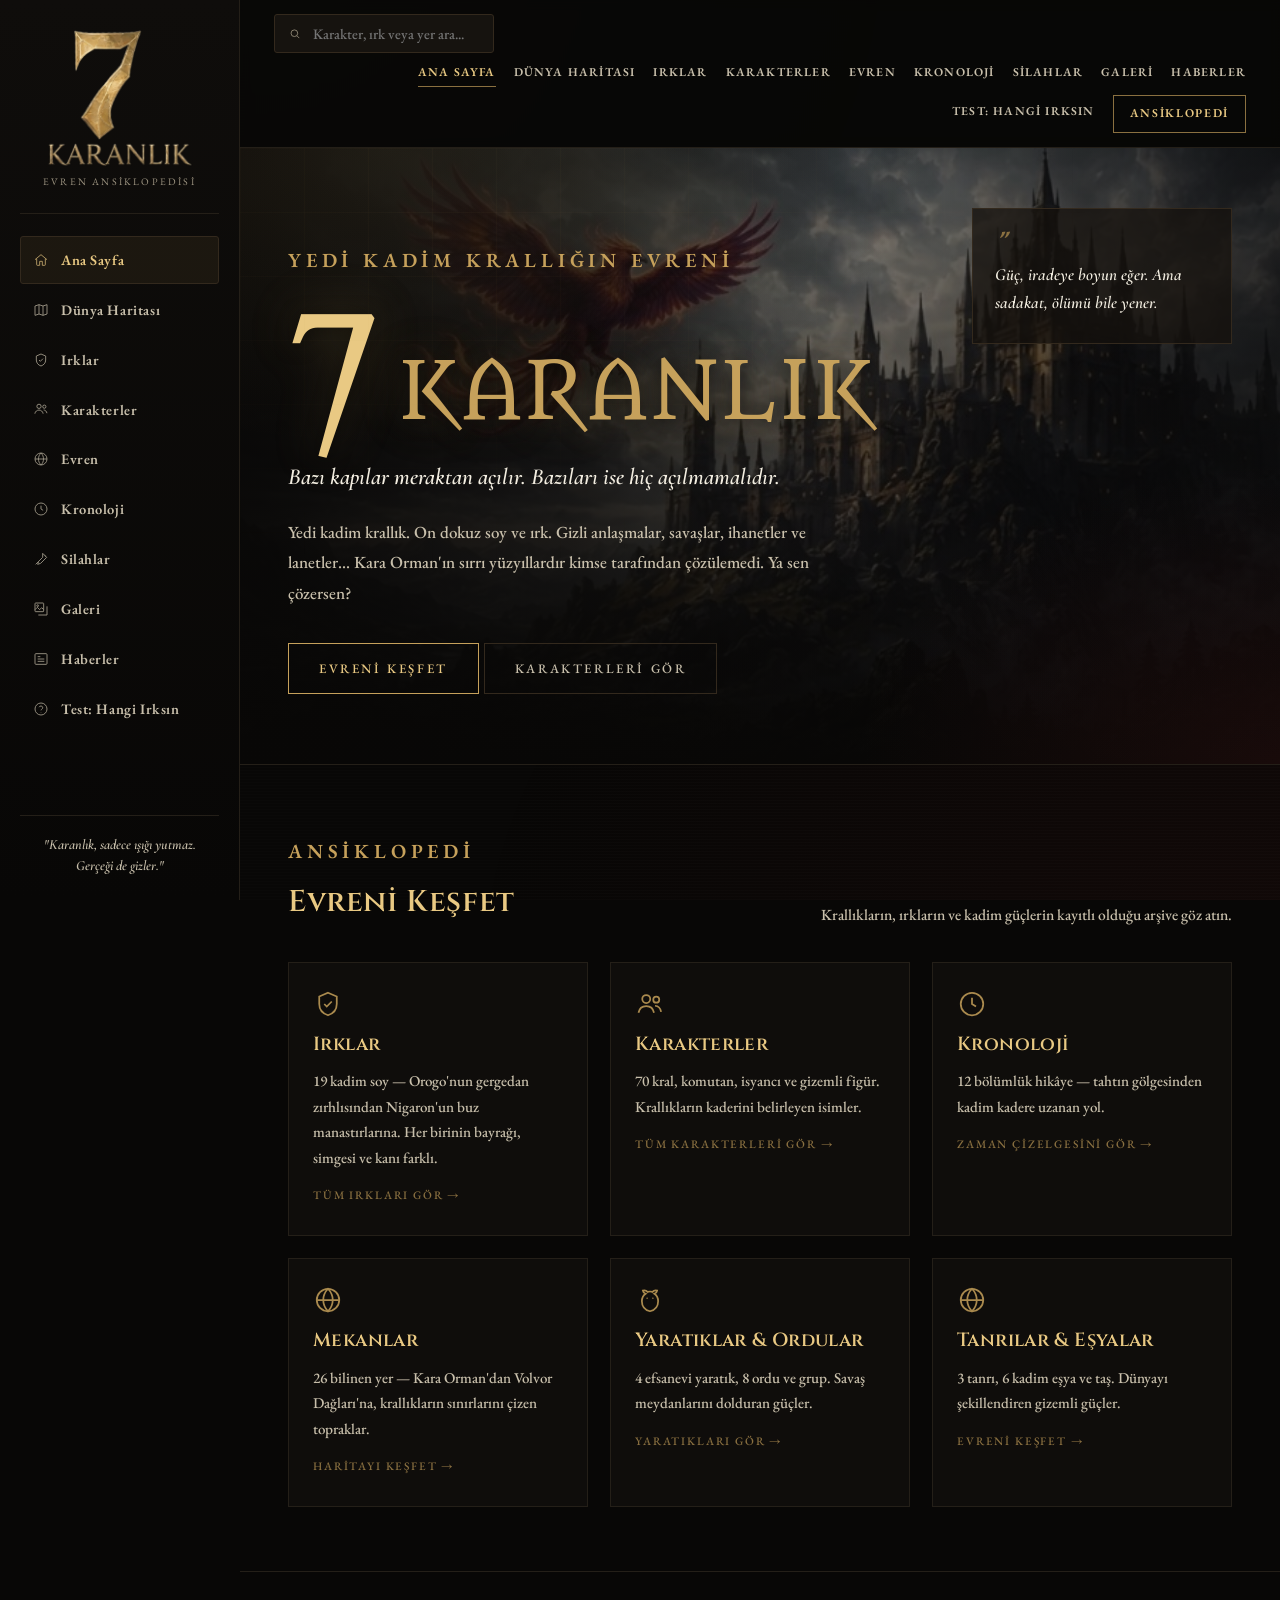
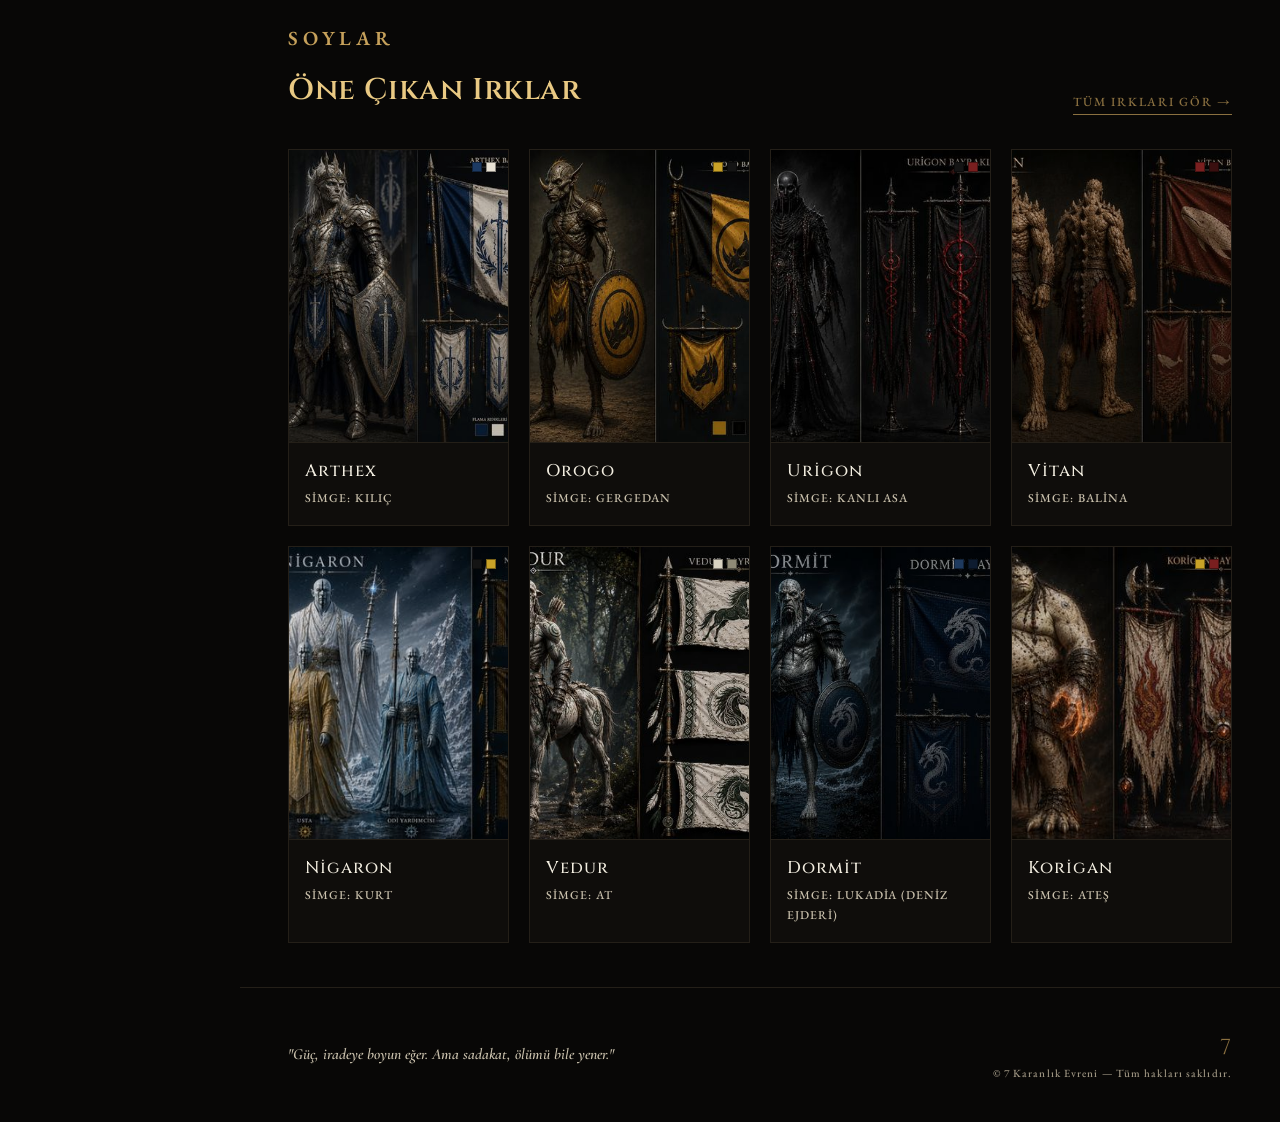
<file: index.html>
<!DOCTYPE html>
<html lang="tr">
<head>
<meta charset="UTF-8">
<meta name="viewport" content="width=device-width, initial-scale=1.0">
<title>Ana Sayfa · 7 Karanlık Evren Ansiklopedisi</title>
<meta name="description" content="7 Karanlık evreninin resmi ansiklopedisi: ırklar, karakterler, krallıklar ve kadim kronoloji.">
<link rel="preconnect" href="https://fonts.googleapis.com">
<link rel="preconnect" href="https://fonts.gstatic.com" crossorigin>
<link href="https://fonts.googleapis.com/css2?family=Metamorphous&display=swap" rel="stylesheet">
<link rel="stylesheet" href="assets/style.css">
<script src="data/data.js"></script>
<script src="assets/common.js"></script>

</head>
<body>
<div class="scrim"></div>
<div class="app">
  <aside class="sidebar">
    <div class="brand">
      <a href="index.html">
        <img src="assets/img/logo.png" alt="7 Karanlık Logosu">
        <span class="tagline">Evren Ansiklopedisi</span>
      </a>
    </div>
    <nav class="nav-main">
<a href="index.html" class="active"><svg viewBox="0 0 24 24" fill="none" stroke="currentColor" stroke-width="1.4"><path d="M3 11.5 12 4l9 7.5"/><path d="M5.5 10v9a1 1 0 0 0 1 1H10v-6h4v6h3.5a1 1 0 0 0 1-1v-9"/></svg><span>Ana Sayfa</span></a>
<a href="harita.html"><svg viewBox="0 0 24 24" fill="none" stroke="currentColor" stroke-width="1.4"><path d="M9 4 3 6v14l6-2 6 2 6-2V4l-6 2-6-2z"/><path d="M9 4v14M15 6v14"/></svg><span>Dünya Haritası</span></a>
<a href="irklar.html"><svg viewBox="0 0 24 24" fill="none" stroke="currentColor" stroke-width="1.4"><path d="M12 3l7 3v6c0 4.5-3 7.7-7 9-4-1.3-7-4.5-7-9V6l7-3z"/><path d="M9 12l2 2 4-4"/></svg><span>Irklar</span></a>
<a href="karakterler.html"><svg viewBox="0 0 24 24" fill="none" stroke="currentColor" stroke-width="1.4"><circle cx="9" cy="8" r="3.2"/><path d="M2.8 19c.6-3.4 3.2-5.4 6.2-5.4s5.6 2 6.2 5.4"/><circle cx="17" cy="8.5" r="2.4"/><path d="M16 13.4c2.4.2 4.4 2 4.9 4.9"/></svg><span>Karakterler</span></a>
<a href="evren.html"><svg viewBox="0 0 24 24" fill="none" stroke="currentColor" stroke-width="1.4"><circle cx="12" cy="12" r="9"/><path d="M3 12h18M12 3c2.5 2.6 3.8 5.7 3.8 9s-1.3 6.4-3.8 9c-2.5-2.6-3.8-5.7-3.8-9S9.5 5.6 12 3z"/></svg><span>Evren</span></a>
<a href="kronoloji.html"><svg viewBox="0 0 24 24" fill="none" stroke="currentColor" stroke-width="1.4"><circle cx="12" cy="12" r="9"/><path d="M12 7v5l3.2 2"/></svg><span>Kronoloji</span></a>
<a href="silahlar.html"><svg viewBox="0 0 24 24" fill="none" stroke="currentColor" stroke-width="1.4"><path d="M14.5 3.5 20.5 9.5 11.5 18.5 7 20l1.5-4.5 6-6z"/><path d="M17.5 6.5l2 2"/><path d="M4 20l4.5-4.5"/></svg><span>Silahlar</span></a>
<a href="galeri.html"><svg viewBox="0 0 24 24" fill="none" stroke="currentColor" stroke-width="1.4"><rect x="3" y="3" width="13" height="13" rx="1"/><circle cx="7" cy="7" r="1.3"/><path d="M3 13l3.5-3.5L10 13l3-3 3 3"/><path d="M8 21h13V8"/></svg><span>Galeri</span></a>
<a href="haberler.html"><svg viewBox="0 0 24 24" fill="none" stroke="currentColor" stroke-width="1.4"><rect x="3" y="4" width="18" height="16" rx="1.4"/><path d="M7 8.5h4M7 12h10M7 15.5h10"/></svg><span>Haberler</span></a>
<a href="test-irk.html"><svg viewBox="0 0 24 24" fill="none" stroke="currentColor" stroke-width="1.4"><circle cx="12" cy="12" r="9"/><path d="M9.2 9.3a2.8 2.8 0 0 1 5.4.9c0 1.9-2.6 2.1-2.6 3.8"/><circle cx="12" cy="17" r=".6" fill="currentColor" stroke="none"/></svg><span>Test: Hangi Irksın</span></a>
    </nav>
    <div class="sidebar-foot">
      "Karanlık, sadece ışığı yutmaz.<br>Gerçeği de gizler."
    </div>
  </aside>
  <div class="content">
    <header class="topbar">
      <button class="menu-toggle" aria-label="Menü"><svg viewBox="0 0 24 24" fill="none" stroke="currentColor" stroke-width="1.6"><path d="M4 7h16M4 12h16M4 17h16"/></svg></button>
      <div class="search-box">
        <svg viewBox="0 0 24 24" fill="none" stroke="currentColor" stroke-width="1.6"><circle cx="10.5" cy="10.5" r="6.5"/><path d="M20 20l-4.6-4.6"/></svg>
        <input type="text" placeholder="Karakter, ırk veya yer ara..." data-global-search>
      </div>
      <nav class="topnav">
<a href="index.html" class="active">Ana Sayfa</a>
<a href="harita.html">Dünya Haritası</a>
<a href="irklar.html">Irklar</a>
<a href="karakterler.html">Karakterler</a>
<a href="evren.html">Evren</a>
<a href="kronoloji.html">Kronoloji</a>
<a href="silahlar.html">Silahlar</a>
<a href="galeri.html">Galeri</a>
<a href="haberler.html">Haberler</a>
<a href="test-irk.html">Test: Hangi Irksın</a>
        <a href="irklar.html" class="cta">Ansiklopedi</a>
      </nav>
    </header>
    
    <section class="hero">
      <div class="quote-card"><span class="mark">"</span>Güç, iradeye boyun eğer. Ama sadakat, ölümü bile yener.</div>
      <div class="hero-inner">
        <span class="eyebrow">Yedi Kadim Krallığın Evreni</span>
        <h1><span class="num">7</span> <em>KARANLIK</em></h1>
        <p class="hero-sub">Bazı kapılar meraktan açılır. Bazıları ise hiç açılmamalıdır.</p>
        <p class="hero-lore">Yedi kadim krallık. On dokuz soy ve ırk. Gizli anlaşmalar, savaşlar, ihanetler ve lanetler... Kara Orman'ın sırrı yüzyıllardır kimse tarafından çözülemedi. Ya sen çözersen?</p>
        <a class="btn" href="irklar.html">Evreni Keşfet</a>
        <a class="btn ghost" href="karakterler.html">Karakterleri Gör</a>
      </div>
    </section>

    <section class="section">
      <div class="section-head">
        <div><span class="eyebrow">Ansiklopedi</span><h2>Evreni Keşfet</h2></div>
        <div class="desc">Krallıkların, ırkların ve kadim güçlerin kayıtlı olduğu arşive göz atın.</div>
      </div>
      <div class="card-grid">
    <a class="feature-card" href="irklar.html" style="display:block;">
      <div class="feature-icon"><svg viewBox="0 0 24 24" fill="none" stroke="currentColor" stroke-width="1.4"><path d="M12 3l7 3v6c0 4.5-3 7.7-7 9-4-1.3-7-4.5-7-9V6l7-3z"/><path d="M9 12l2 2 4-4"/></svg></div>
      <h3>Irklar</h3>
      <p>19 kadim soy — Orogo'nun gergedan zırhlısından Nigaron'un buz manastırlarına. Her birinin bayrağı, simgesi ve kanı farklı.</p>
      <span class="go">Tüm ırkları gör →</span>
    </a>
    <a class="feature-card" href="karakterler.html" style="display:block;">
      <div class="feature-icon"><svg viewBox="0 0 24 24" fill="none" stroke="currentColor" stroke-width="1.4"><circle cx="9" cy="8" r="3.2"/><path d="M2.8 19c.6-3.4 3.2-5.4 6.2-5.4s5.6 2 6.2 5.4"/><circle cx="17" cy="8.5" r="2.4"/><path d="M16 13.4c2.4.2 4.4 2 4.9 4.9"/></svg></div>
      <h3>Karakterler</h3>
      <p>70 kral, komutan, isyancı ve gizemli figür. Krallıkların kaderini belirleyen isimler.</p>
      <span class="go">Tüm karakterleri gör →</span>
    </a>
    <a class="feature-card" href="kronoloji.html" style="display:block;">
      <div class="feature-icon"><svg viewBox="0 0 24 24" fill="none" stroke="currentColor" stroke-width="1.4"><circle cx="12" cy="12" r="9"/><path d="M12 7v5l3.2 2"/></svg></div>
      <h3>Kronoloji</h3>
      <p>12 bölümlük hikâye — tahtın gölgesinden kadim kadere uzanan yol.</p>
      <span class="go">Zaman çizelgesini gör →</span>
    </a>
    <a class="feature-card" href="evren.html" style="display:block;">
      <div class="feature-icon"><svg viewBox="0 0 24 24" fill="none" stroke="currentColor" stroke-width="1.4"><circle cx="12" cy="12" r="9"/><path d="M3 12h18M12 3c2.5 2.6 3.8 5.7 3.8 9s-1.3 6.4-3.8 9c-2.5-2.6-3.8-5.7-3.8-9S9.5 5.6 12 3z"/></svg></div>
      <h3>Mekanlar</h3>
      <p>26 bilinen yer — Kara Orman'dan Volvor Dağları'na, krallıkların sınırlarını çizen topraklar.</p>
      <span class="go">Haritayı keşfet →</span>
    </a>
    <a class="feature-card" href="evren.html" style="display:block;">
      <div class="feature-icon"><svg viewBox="0 0 24 24" fill="none" stroke="currentColor" stroke-width="1.4"><path d="M12 21c-4-1-6.5-4-6.5-8 0-3 1.5-5 3-6-1-.3-2-1.4-2.2-2.6 1.6-.4 3 .2 3.7 1.1.6-.2 1.3-.3 2-.3s1.4.1 2 .3c.7-.9 2.1-1.5 3.7-1.1-.2 1.2-1.2 2.3-2.2 2.6 1.5 1 3 3 3 6 0 4-2.5 7-6.5 8z"/><circle cx="9.7" cy="10.5" r=".6" fill="currentColor" stroke="none"/><circle cx="14.3" cy="10.5" r=".6" fill="currentColor" stroke="none"/></svg></div>
      <h3>Yaratıklar & Ordular</h3>
      <p>4 efsanevi yaratık, 8 ordu ve grup. Savaş meydanlarını dolduran güçler.</p>
      <span class="go">Yaratıkları gör →</span>
    </a>
    <a class="feature-card" href="evren.html" style="display:block;">
      <div class="feature-icon"><svg viewBox="0 0 24 24" fill="none" stroke="currentColor" stroke-width="1.4"><circle cx="12" cy="12" r="9"/><path d="M3 12h18M12 3c2.5 2.6 3.8 5.7 3.8 9s-1.3 6.4-3.8 9c-2.5-2.6-3.8-5.7-3.8-9S9.5 5.6 12 3z"/></svg></div>
      <h3>Tanrılar & Eşyalar</h3>
      <p>3 tanrı, 6 kadim eşya ve taş. Dünyayı şekillendiren gizemli güçler.</p>
      <span class="go">Evreni keşfet →</span>
    </a>
      </div>
    </section>

    <section class="section tight">
      <div class="section-head">
        <div><span class="eyebrow">Soylar</span><h2>Öne Çıkan Irklar</h2></div>
        <a class="section-link" href="irklar.html">Tüm ırkları gör →</a>
      </div>
      <div class="race-grid">
      <a class="race-card" href="irklar.html#arthex">
        <div class="thumb-wrap"><img src="assets/img/thumb/Arthex.jpg" alt="Arthex ırkı" loading="lazy"></div>
        <div class="swatch"><span style="background:#1c3a63"></span><span style="background:#e8e2d5"></span></div>
        <div class="info">
          <div class="name">Arthex</div>
          <div class="sub">Simge: Kılıç</div>
        </div>
      </a>
      <a class="race-card" href="irklar.html#orogo">
        <div class="thumb-wrap"><img src="assets/img/thumb/Orogo.jpg" alt="Orogo ırkı" loading="lazy"></div>
        <div class="swatch"><span style="background:#c9a227"></span><span style="background:#141414"></span></div>
        <div class="info">
          <div class="name">Orogo</div>
          <div class="sub">Simge: Gergedan</div>
        </div>
      </a>
      <a class="race-card" href="irklar.html#urigon">
        <div class="thumb-wrap"><img src="assets/img/thumb/Urigon.jpg" alt="Urigon ırkı" loading="lazy"></div>
        <div class="swatch"><span style="background:#141414"></span><span style="background:#7a1f1f"></span></div>
        <div class="info">
          <div class="name">Urigon</div>
          <div class="sub">Simge: Kanlı Asa</div>
        </div>
      </a>
      <a class="race-card" href="irklar.html#vitan">
        <div class="thumb-wrap"><img src="assets/img/thumb/Vitan.jpg" alt="Vitan ırkı" loading="lazy"></div>
        <div class="swatch"><span style="background:#7a1f1f"></span><span style="background:#3a0f0f"></span></div>
        <div class="info">
          <div class="name">Vitan</div>
          <div class="sub">Simge: Balina</div>
        </div>
      </a>
      <a class="race-card" href="irklar.html#nigaron">
        <div class="thumb-wrap"><img src="assets/img/thumb/Nigaron.jpg" alt="Nigaron ırkı" loading="lazy"></div>
        <div class="swatch"><span style="background:#141414"></span><span style="background:#c9a227"></span></div>
        <div class="info">
          <div class="name">Nigaron</div>
          <div class="sub">Simge: Kurt</div>
        </div>
      </a>
      <a class="race-card" href="irklar.html#vedur">
        <div class="thumb-wrap"><img src="assets/img/thumb/Vedur.jpg" alt="Vedur ırkı" loading="lazy"></div>
        <div class="swatch"><span style="background:#d8d2c2"></span><span style="background:#8f8a76"></span></div>
        <div class="info">
          <div class="name">Vedur</div>
          <div class="sub">Simge: At</div>
        </div>
      </a>
      <a class="race-card" href="irklar.html#dormit">
        <div class="thumb-wrap"><img src="assets/img/thumb/Dormit.jpg" alt="Dormit ırkı" loading="lazy"></div>
        <div class="swatch"><span style="background:#1e3a5f"></span><span style="background:#0e1c30"></span></div>
        <div class="info">
          <div class="name">Dormit</div>
          <div class="sub">Simge: Lukadia (Deniz Ejderi)</div>
        </div>
      </a>
      <a class="race-card" href="irklar.html#korigan">
        <div class="thumb-wrap"><img src="assets/img/thumb/Korigan.jpg" alt="Korigan ırkı" loading="lazy"></div>
        <div class="swatch"><span style="background:#c9a227"></span><span style="background:#7a1f1f"></span></div>
        <div class="info">
          <div class="name">Korigan</div>
          <div class="sub">Simge: Ateş</div>
        </div>
      </a>
      </div>
    </section>

    <footer class="site-footer">
      <div class="quote">"Güç, iradeye boyun eğer. Ama sadakat, ölümü bile yener."</div>
      <div class="rights"><span class="big">7</span>© 7 Karanlık Evreni — Tüm hakları saklıdır.</div>
    </footer>
  </div>
</div>
</body>
</html>
</file>
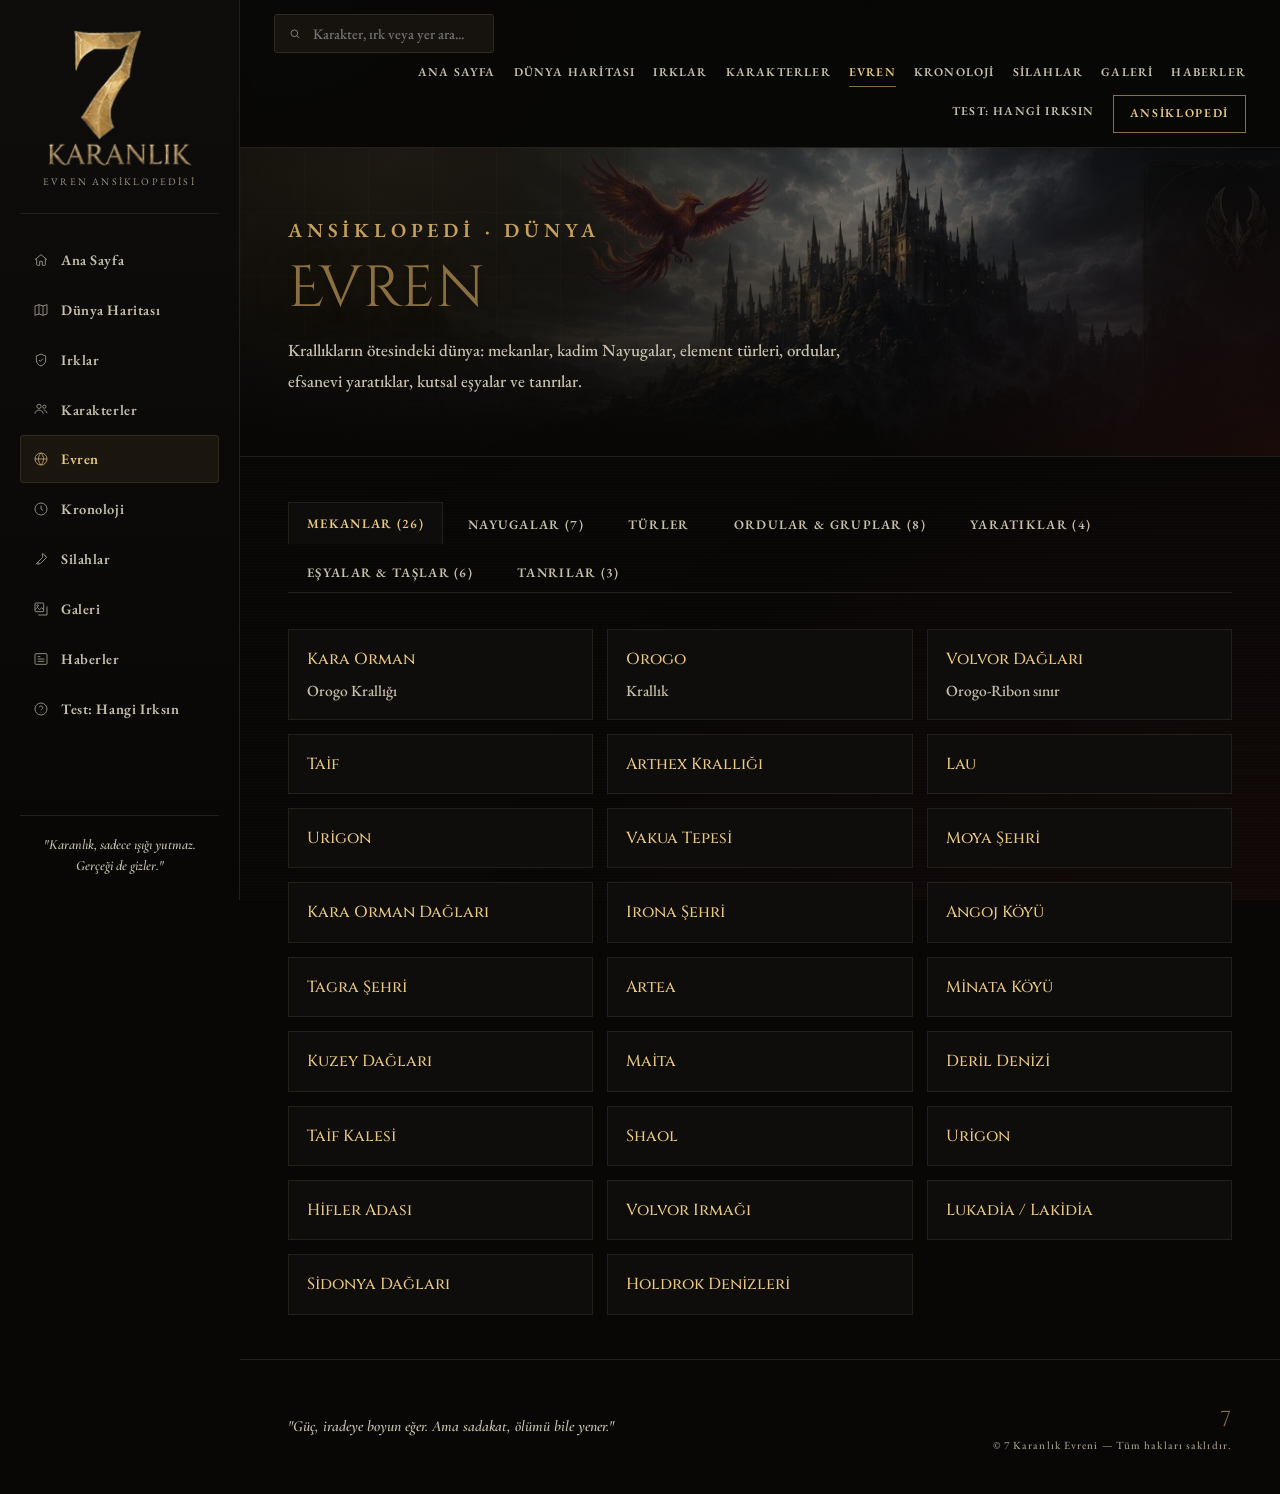
<file: evren.html>
<!DOCTYPE html>
<html lang="tr">
<head>
<meta charset="UTF-8">
<meta name="viewport" content="width=device-width, initial-scale=1.0">
<title>Evren · 7 Karanlık Evren Ansiklopedisi</title>
<meta name="description" content="7 Karanlık evreninin resmi ansiklopedisi: ırklar, karakterler, krallıklar ve kadim kronoloji.">
<link rel="preconnect" href="https://fonts.googleapis.com">
<link rel="stylesheet" href="assets/style.css">
<script src="data/data.js"></script>
<script src="assets/common.js"></script>

</head>
<body>
<div class="scrim"></div>
<div class="app">
  <aside class="sidebar">
    <div class="brand">
      <a href="index.html">
        <img src="assets/img/logo.png" alt="7 Karanlık Logosu">
        <span class="tagline">Evren Ansiklopedisi</span>
      </a>
    </div>
    <nav class="nav-main">
<a href="index.html"><svg viewBox="0 0 24 24" fill="none" stroke="currentColor" stroke-width="1.4"><path d="M3 11.5 12 4l9 7.5"/><path d="M5.5 10v9a1 1 0 0 0 1 1H10v-6h4v6h3.5a1 1 0 0 0 1-1v-9"/></svg><span>Ana Sayfa</span></a>
<a href="harita.html"><svg viewBox="0 0 24 24" fill="none" stroke="currentColor" stroke-width="1.4"><path d="M9 4 3 6v14l6-2 6 2 6-2V4l-6 2-6-2z"/><path d="M9 4v14M15 6v14"/></svg><span>Dünya Haritası</span></a>
<a href="irklar.html"><svg viewBox="0 0 24 24" fill="none" stroke="currentColor" stroke-width="1.4"><path d="M12 3l7 3v6c0 4.5-3 7.7-7 9-4-1.3-7-4.5-7-9V6l7-3z"/><path d="M9 12l2 2 4-4"/></svg><span>Irklar</span></a>
<a href="karakterler.html"><svg viewBox="0 0 24 24" fill="none" stroke="currentColor" stroke-width="1.4"><circle cx="9" cy="8" r="3.2"/><path d="M2.8 19c.6-3.4 3.2-5.4 6.2-5.4s5.6 2 6.2 5.4"/><circle cx="17" cy="8.5" r="2.4"/><path d="M16 13.4c2.4.2 4.4 2 4.9 4.9"/></svg><span>Karakterler</span></a>
<a href="evren.html" class="active"><svg viewBox="0 0 24 24" fill="none" stroke="currentColor" stroke-width="1.4"><circle cx="12" cy="12" r="9"/><path d="M3 12h18M12 3c2.5 2.6 3.8 5.7 3.8 9s-1.3 6.4-3.8 9c-2.5-2.6-3.8-5.7-3.8-9S9.5 5.6 12 3z"/></svg><span>Evren</span></a>
<a href="kronoloji.html"><svg viewBox="0 0 24 24" fill="none" stroke="currentColor" stroke-width="1.4"><circle cx="12" cy="12" r="9"/><path d="M12 7v5l3.2 2"/></svg><span>Kronoloji</span></a>
<a href="silahlar.html"><svg viewBox="0 0 24 24" fill="none" stroke="currentColor" stroke-width="1.4"><path d="M14.5 3.5 20.5 9.5 11.5 18.5 7 20l1.5-4.5 6-6z"/><path d="M17.5 6.5l2 2"/><path d="M4 20l4.5-4.5"/></svg><span>Silahlar</span></a>
<a href="galeri.html"><svg viewBox="0 0 24 24" fill="none" stroke="currentColor" stroke-width="1.4"><rect x="3" y="3" width="13" height="13" rx="1"/><circle cx="7" cy="7" r="1.3"/><path d="M3 13l3.5-3.5L10 13l3-3 3 3"/><path d="M8 21h13V8"/></svg><span>Galeri</span></a>
<a href="haberler.html"><svg viewBox="0 0 24 24" fill="none" stroke="currentColor" stroke-width="1.4"><rect x="3" y="4" width="18" height="16" rx="1.4"/><path d="M7 8.5h4M7 12h10M7 15.5h10"/></svg><span>Haberler</span></a>
<a href="test-irk.html"><svg viewBox="0 0 24 24" fill="none" stroke="currentColor" stroke-width="1.4"><circle cx="12" cy="12" r="9"/><path d="M9.2 9.3a2.8 2.8 0 0 1 5.4.9c0 1.9-2.6 2.1-2.6 3.8"/><circle cx="12" cy="17" r=".6" fill="currentColor" stroke="none"/></svg><span>Test: Hangi Irksın</span></a>
    </nav>
    <div class="sidebar-foot">
      "Karanlık, sadece ışığı yutmaz.<br>Gerçeği de gizler."
    </div>
  </aside>
  <div class="content">
    <header class="topbar">
      <button class="menu-toggle" aria-label="Menü"><svg viewBox="0 0 24 24" fill="none" stroke="currentColor" stroke-width="1.6"><path d="M4 7h16M4 12h16M4 17h16"/></svg></button>
      <div class="search-box">
        <svg viewBox="0 0 24 24" fill="none" stroke="currentColor" stroke-width="1.6"><circle cx="10.5" cy="10.5" r="6.5"/><path d="M20 20l-4.6-4.6"/></svg>
        <input type="text" placeholder="Karakter, ırk veya yer ara..." data-global-search>
      </div>
      <nav class="topnav">
<a href="index.html">Ana Sayfa</a>
<a href="harita.html">Dünya Haritası</a>
<a href="irklar.html">Irklar</a>
<a href="karakterler.html">Karakterler</a>
<a href="evren.html" class="active">Evren</a>
<a href="kronoloji.html">Kronoloji</a>
<a href="silahlar.html">Silahlar</a>
<a href="galeri.html">Galeri</a>
<a href="haberler.html">Haberler</a>
<a href="test-irk.html">Test: Hangi Irksın</a>
        <a href="irklar.html" class="cta">Ansiklopedi</a>
      </nav>
    </header>
    
    <section class="hero" style="padding:60px 48px;">
      <div class="hero-inner" style="max-width:700px;">
        <span class="eyebrow">Ansiklopedi · Dünya</span>
        <h1 style="font-size:clamp(38px,5vw,58px);">Evren</h1>
        <p class="hero-lore">Krallıkların ötesindeki dünya: mekanlar, kadim Nayugalar, element türleri, ordular, efsanevi yaratıklar, kutsal eşyalar ve tanrılar.</p>
      </div>
    </section>
    <section class="section tight">
      <div class="tabs">
        <button class="tab-btn active" data-tab="mekan">Mekanlar (26)</button>
        <button class="tab-btn" data-tab="nayuga">Nayugalar (7)</button>
        <button class="tab-btn" data-tab="turler">Türler</button>
        <button class="tab-btn" data-tab="ordular">Ordular & Gruplar (8)</button>
        <button class="tab-btn" data-tab="yaratik">Yaratıklar (4)</button>
        <button class="tab-btn" data-tab="esya">Eşyalar & Taşlar (6)</button>
        <button class="tab-btn" data-tab="tanri">Tanrılar (3)</button>
      </div>

      <div class="tab-panel active" id="tab-mekan">
        <div class="data-grid">
        <div class="data-item">
          <div class="n">Kara Orman</div>
          <div class="d">Orogo Krallığı</div>
          
        </div>
        <div class="data-item">
          <div class="n">Orogo</div>
          <div class="d">Krallık</div>
          
        </div>
        <div class="data-item">
          <div class="n">Volvor Dağları</div>
          <div class="d">Orogo-Ribon sınır</div>
          
        </div>
        <div class="data-item">
          <div class="n">Taif</div>
          
          
        </div>
        <div class="data-item">
          <div class="n">Arthex Krallığı</div>
          
          
        </div>
        <div class="data-item">
          <div class="n">Lau</div>
          
          
        </div>
        <div class="data-item">
          <div class="n">Urigon</div>
          
          
        </div>
        <div class="data-item">
          <div class="n">Vakua Tepesi</div>
          
          
        </div>
        <div class="data-item">
          <div class="n">Moya Şehri</div>
          
          
        </div>
        <div class="data-item">
          <div class="n">Kara Orman Dağları</div>
          
          
        </div>
        <div class="data-item">
          <div class="n">Irona Şehri</div>
          
          
        </div>
        <div class="data-item">
          <div class="n">Angoj Köyü</div>
          
          
        </div>
        <div class="data-item">
          <div class="n">Tagra Şehri</div>
          
          
        </div>
        <div class="data-item">
          <div class="n">Artea</div>
          
          
        </div>
        <div class="data-item">
          <div class="n">Minata Köyü</div>
          
          
        </div>
        <div class="data-item">
          <div class="n">Kuzey Dağları</div>
          
          
        </div>
        <div class="data-item">
          <div class="n">Maita</div>
          
          
        </div>
        <div class="data-item">
          <div class="n">Deril Denizi</div>
          
          
        </div>
        <div class="data-item">
          <div class="n">Taif Kalesi</div>
          
          
        </div>
        <div class="data-item">
          <div class="n">Shaol</div>
          
          
        </div>
        <div class="data-item">
          <div class="n">Urigon</div>
          
          
        </div>
        <div class="data-item">
          <div class="n">Hifler Adası</div>
          
          
        </div>
        <div class="data-item">
          <div class="n">Volvor Irmağı</div>
          
          
        </div>
        <div class="data-item">
          <div class="n">Lukadia / Lakidia</div>
          
          
        </div>
        <div class="data-item">
          <div class="n">Sidonya Dağları</div>
          
          
        </div>
        <div class="data-item">
          <div class="n">Holdrok Denizleri</div>
          
          
        </div></div>
      </div>
      <div class="tab-panel" id="tab-nayuga">
        <p style="font-family:var(--font-ui);color:var(--text-faint);font-size:13.5px;margin-bottom:18px;">Nayugalar — dünyanın yedi kadim türden doğan saf soylarıdır.</p>
        <div class="data-grid">
        <div class="data-item">
          <div class="n">Angebu</div>
          
          <span class="tag">Ateş</span>
        </div>
        <div class="data-item">
          <div class="n">Chemos</div>
          
          <span class="tag">Demir</span>
        </div>
        <div class="data-item">
          <div class="n">Elga</div>
          
          <span class="tag">Hava</span>
        </div>
        <div class="data-item">
          <div class="n">Gloris</div>
          
          <span class="tag">Karanlık</span>
        </div>
        <div class="data-item">
          <div class="n">Hangber</div>
          
          <span class="tag">Toprak</span>
        </div>
        <div class="data-item">
          <div class="n">Holdrok</div>
          
          <span class="tag">Su</span>
        </div>
        <div class="data-item">
          <div class="n">Vizor</div>
          
          <span class="tag">Psişik</span>
        </div></div>
      </div>
      <div class="tab-panel" id="tab-turler">
        <p style="font-family:var(--font-ui);color:var(--text-faint);font-size:13.5px;margin-bottom:18px;">Her ırk, yedi kadim türden birine bağlıdır.</p>
        <div class="data-grid">
    <div class="data-item" style="grid-column: span 2;">
      <div class="n">Hava - Kuşlar - Fırtına - Hortum</div>
      <div class="d" style="margin-top:10px;"><span class="tag" style="margin-right:6px;">Argon</span></div>
    </div>
    <div class="data-item" style="grid-column: span 2;">
      <div class="n">Demir - Silah</div>
      <div class="d" style="margin-top:10px;"><span class="tag" style="margin-right:6px;">Arthex</span></div>
    </div>
    <div class="data-item" style="grid-column: span 2;">
      <div class="n">Psişik - Büyü</div>
      <div class="d" style="margin-top:10px;"><span class="tag" style="margin-right:6px;">Darkon</span><span class="tag" style="margin-right:6px;">Lau</span><span class="tag" style="margin-right:6px;">Maita</span><span class="tag" style="margin-right:6px;">Nigaron</span></div>
    </div>
    <div class="data-item" style="grid-column: span 2;">
      <div class="n">Su - Deniz Canlıları</div>
      <div class="d" style="margin-top:10px;"><span class="tag" style="margin-right:6px;">Dormit</span><span class="tag" style="margin-right:6px;">Figit</span></div>
    </div>
    <div class="data-item" style="grid-column: span 2;">
      <div class="n">Toprak - Ağaç - Bitki - Hayvan</div>
      <div class="d" style="margin-top:10px;"><span class="tag" style="margin-right:6px;">Gron</span><span class="tag" style="margin-right:6px;">İnsan</span><span class="tag" style="margin-right:6px;">Qwaki</span><span class="tag" style="margin-right:6px;">Ribon</span><span class="tag" style="margin-right:6px;">Torion</span><span class="tag" style="margin-right:6px;">Vedur</span><span class="tag" style="margin-right:6px;">Vitan</span></div>
    </div>
    <div class="data-item" style="grid-column: span 2;">
      <div class="n">Ateş - Işık - Elektrik</div>
      <div class="d" style="margin-top:10px;"><span class="tag" style="margin-right:6px;">Korigan</span><span class="tag" style="margin-right:6px;">Orogo</span></div>
    </div>
    <div class="data-item" style="grid-column: span 2;">
      <div class="n">Karanlık - Yer Altı Yaşam</div>
      <div class="d" style="margin-top:10px;"><span class="tag" style="margin-right:6px;">Urigon</span></div>
    </div></div>
      </div>
      <div class="tab-panel" id="tab-ordular">
        <div class="data-grid">
        <div class="data-item">
          <div class="n">Beyaz Ordu</div>
          <div class="d">Seçkin Ordu Birliği</div>
          
        </div>
        <div class="data-item">
          <div class="n">Beyaz Ordu</div>
          <div class="d">Argon'un seçkin muhafız birliği</div>
          
        </div>
        <div class="data-item">
          <div class="n">Gobradorlar</div>
          <div class="d">Askerî Güç</div>
          
        </div>
        <div class="data-item">
          <div class="n">Nayuga Savaşçıları</div>
          <div class="d">Saf Soy</div>
          
        </div>
        <div class="data-item">
          <div class="n">Ölüm Korsanları</div>
          <div class="d">Ragern'in yanında savaşa katılan gizemli korsan grubu</div>
          
        </div>
        <div class="data-item">
          <div class="n">Pegosa Ordusu</div>
          <div class="d">Kuşatma kuvvetleri</div>
          
        </div>
        <div class="data-item">
          <div class="n">Vesnas'ın Yedi Koruyucusu</div>
          
          
        </div>
        <div class="data-item">
          <div class="n">Yıldırım Ordusu</div>
          <div class="d">Smurgian'ın saldırı birlikleri</div>
          
        </div></div>
      </div>
      <div class="tab-panel" id="tab-yaratik">
        <div class="data-grid">
        <div class="data-item">
          <div class="n">Cerberon</div>
          <div class="d">Ragern'i korumak</div>
          
        </div>
        <div class="data-item">
          <div class="n">Phorusrhacidae</div>
          
          
        </div>
        <div class="data-item">
          <div class="n">Siroz</div>
          <div class="d">Dev avlayan yırtıcı yaratık türü</div>
          
        </div>
        <div class="data-item">
          <div class="n">Smilodon</div>
          
          
        </div></div>
      </div>
      <div class="tab-panel" id="tab-esya">
        <div class="data-grid">
        <div class="data-item">
          <div class="n">Bizmutu Bitkisi</div>
          <div class="d">Devleri oluşturan çamur karışımında kullanılan bitki</div>
          
        </div>
        <div class="data-item">
          <div class="n">Bora Çiçeği</div>
          <div class="d">Hastalığın ilacında kullanılan çiçek</div>
          
        </div>
        <div class="data-item">
          <div class="n">Mitra Taşı</div>
          
          
        </div>
        <div class="data-item">
          <div class="n">Toriel</div>
          <div class="d">Torion meyvesinden yapılan içecek</div>
          
        </div>
        <div class="data-item">
          <div class="n">Voi Taşı</div>
          
          
        </div>
        <div class="data-item">
          <div class="n">Zoi Taşı</div>
          
          
        </div></div>
      </div>
      <div class="tab-panel" id="tab-tanri">
        <div class="data-grid">
        <div class="data-item">
          <div class="n">Ethos</div>
          
          <span class="tag">Tanrı</span>
        </div>
        <div class="data-item">
          <div class="n">Logos</div>
          
          <span class="tag">Tanrı</span>
        </div>
        <div class="data-item">
          <div class="n">Pathos</div>
          
          <span class="tag">Tanrı</span>
        </div></div>
      </div>
    </section>
    <script>
      document.querySelectorAll('.tab-btn').forEach(btn => {
        btn.addEventListener('click', () => {
          document.querySelectorAll('.tab-btn').forEach(b => b.classList.remove('active'));
          document.querySelectorAll('.tab-panel').forEach(p => p.classList.remove('active'));
          btn.classList.add('active');
          document.getElementById('tab-' + btn.dataset.tab).classList.add('active');
        });
      });
    </script>

    <footer class="site-footer">
      <div class="quote">"Güç, iradeye boyun eğer. Ama sadakat, ölümü bile yener."</div>
      <div class="rights"><span class="big">7</span>© 7 Karanlık Evreni — Tüm hakları saklıdır.</div>
    </footer>
  </div>
</div>
</body>
</html>
</file>
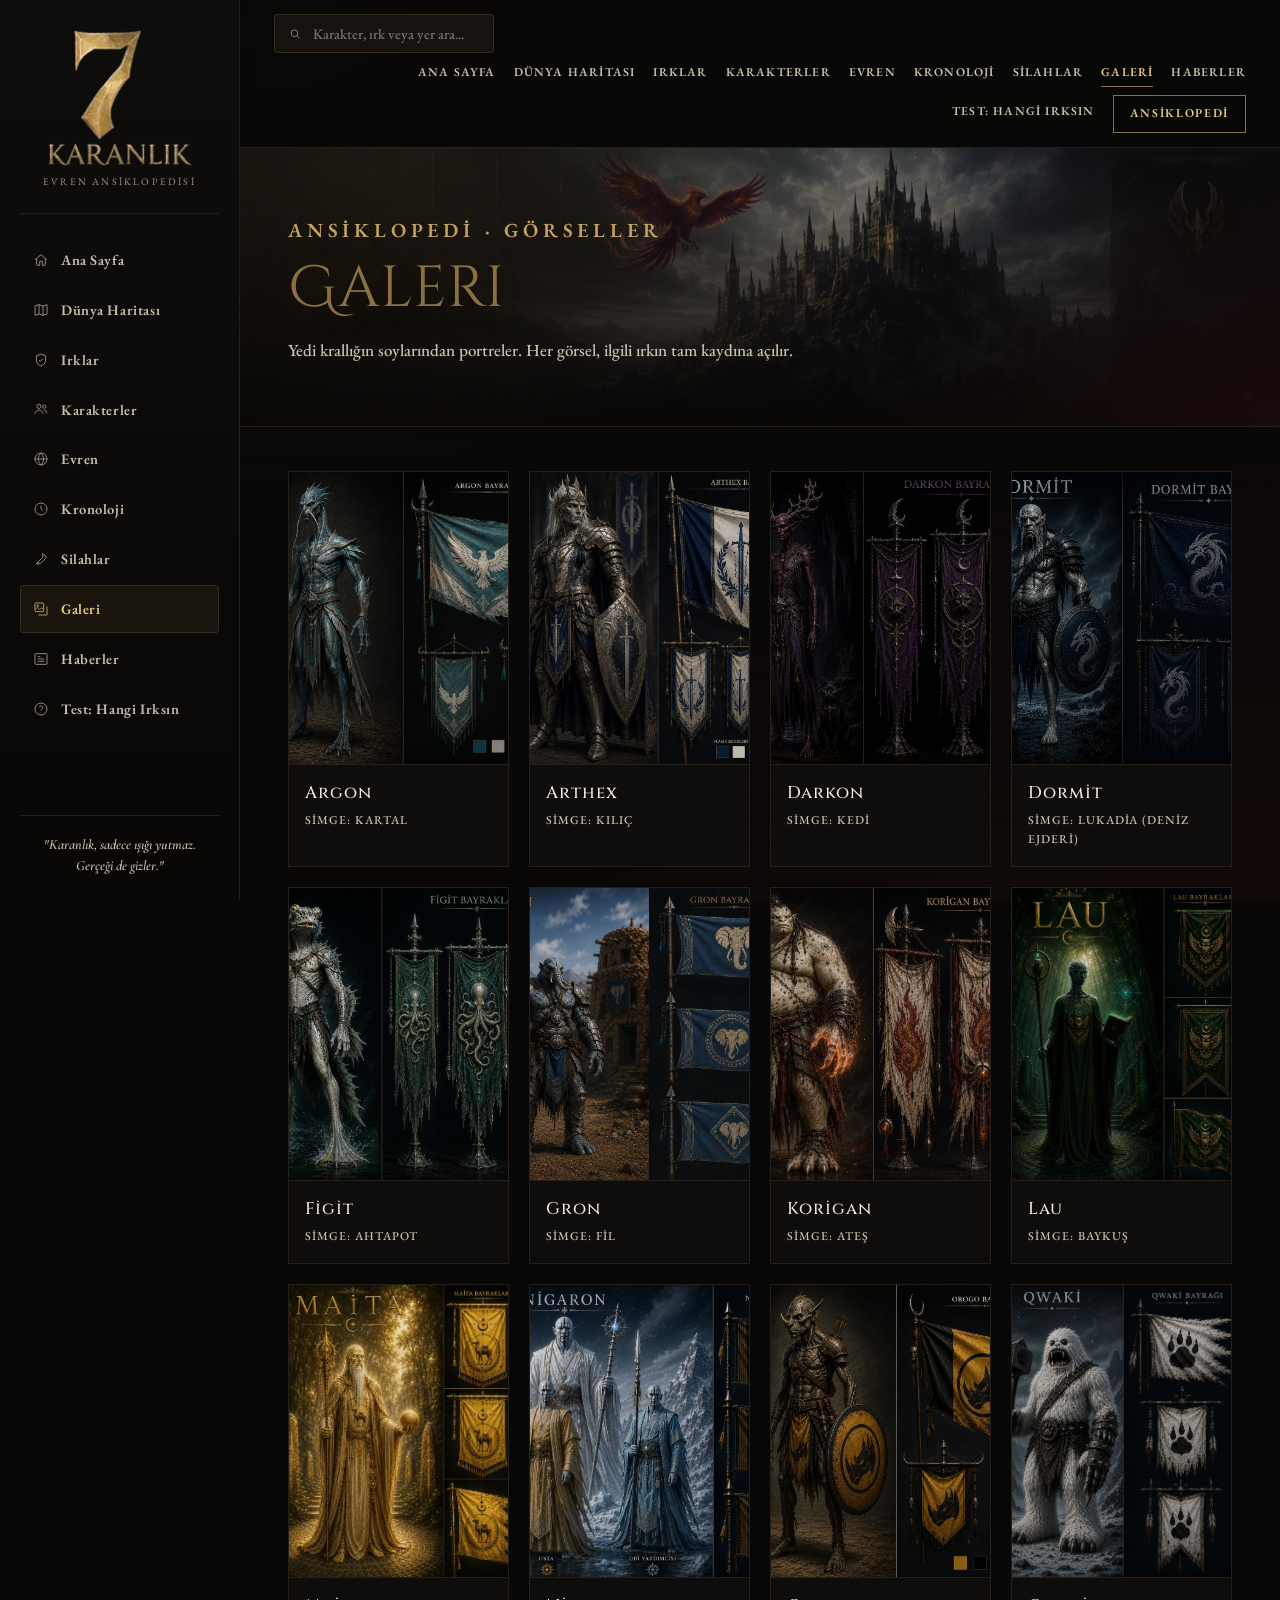
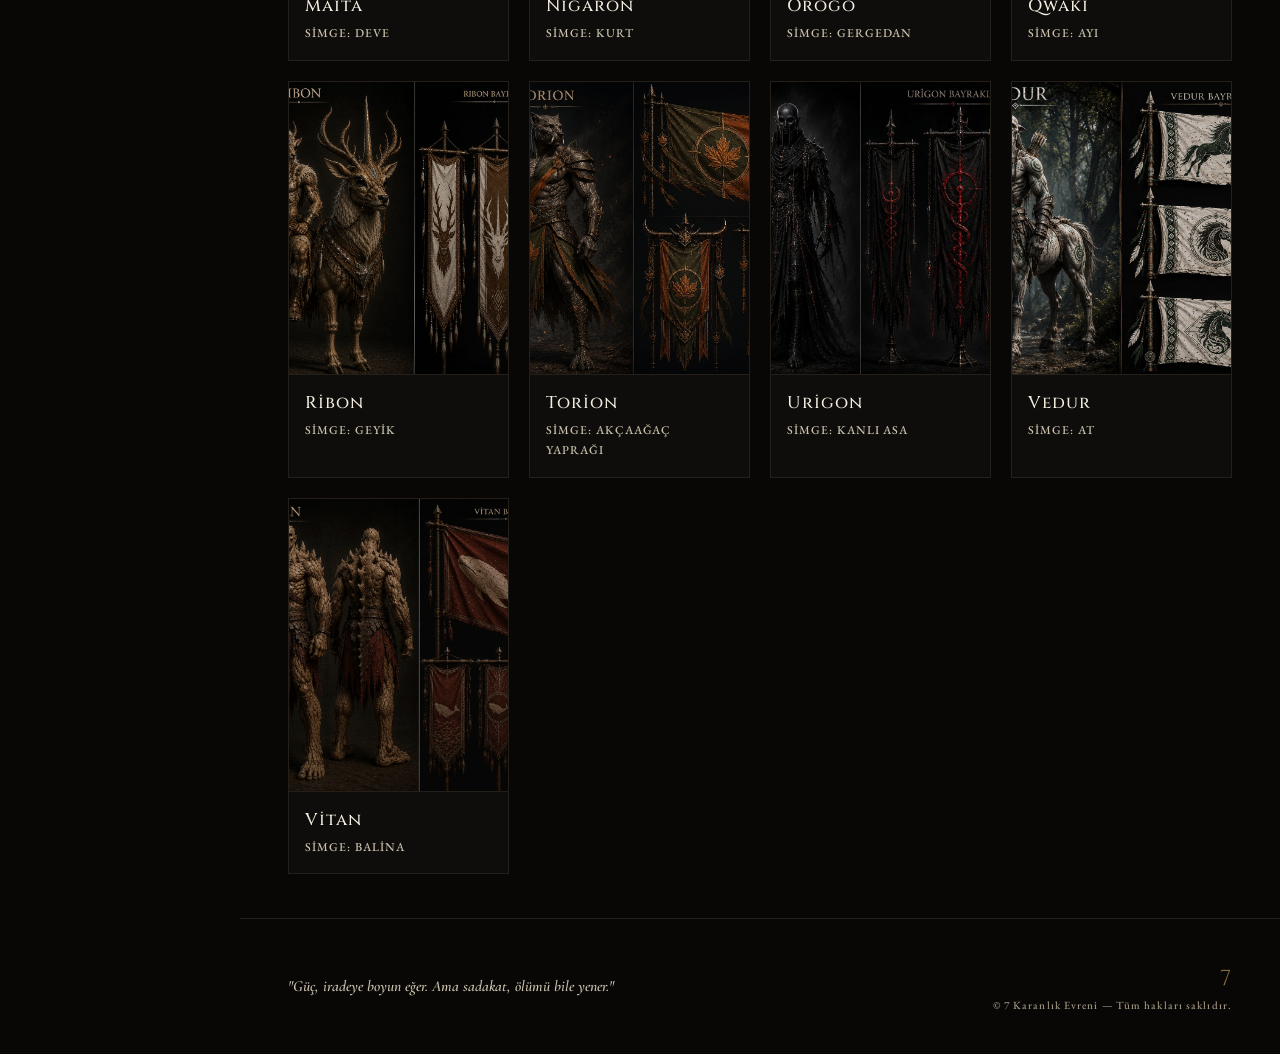
<file: galeri.html>
<!DOCTYPE html>
<html lang="tr">
<head>
<meta charset="UTF-8">
<meta name="viewport" content="width=device-width, initial-scale=1.0">
<title>Galeri · 7 Karanlık Evren Ansiklopedisi</title>
<meta name="description" content="7 Karanlık evrenindeki ırkların görsel galerisi.">
<link rel="preconnect" href="https://fonts.googleapis.com">
<link rel="stylesheet" href="assets/style.css">
<script src="data/data.js"></script>
<script src="assets/common.js"></script>

</head>
<body>
<div class="scrim"></div>
<div class="app">
  <aside class="sidebar">
    <div class="brand">
      <a href="index.html">
        <img src="assets/img/logo.png" alt="7 Karanlık Logosu">
        <span class="tagline">Evren Ansiklopedisi</span>
      </a>
    </div>
    <nav class="nav-main">
<a href="index.html"><svg viewBox="0 0 24 24" fill="none" stroke="currentColor" stroke-width="1.4"><path d="M3 11.5 12 4l9 7.5"/><path d="M5.5 10v9a1 1 0 0 0 1 1H10v-6h4v6h3.5a1 1 0 0 0 1-1v-9"/></svg><span>Ana Sayfa</span></a>
<a href="harita.html"><svg viewBox="0 0 24 24" fill="none" stroke="currentColor" stroke-width="1.4"><path d="M9 4 3 6v14l6-2 6 2 6-2V4l-6 2-6-2z"/><path d="M9 4v14M15 6v14"/></svg><span>Dünya Haritası</span></a>
<a href="irklar.html"><svg viewBox="0 0 24 24" fill="none" stroke="currentColor" stroke-width="1.4"><path d="M12 3l7 3v6c0 4.5-3 7.7-7 9-4-1.3-7-4.5-7-9V6l7-3z"/><path d="M9 12l2 2 4-4"/></svg><span>Irklar</span></a>
<a href="karakterler.html"><svg viewBox="0 0 24 24" fill="none" stroke="currentColor" stroke-width="1.4"><circle cx="9" cy="8" r="3.2"/><path d="M2.8 19c.6-3.4 3.2-5.4 6.2-5.4s5.6 2 6.2 5.4"/><circle cx="17" cy="8.5" r="2.4"/><path d="M16 13.4c2.4.2 4.4 2 4.9 4.9"/></svg><span>Karakterler</span></a>
<a href="evren.html"><svg viewBox="0 0 24 24" fill="none" stroke="currentColor" stroke-width="1.4"><circle cx="12" cy="12" r="9"/><path d="M3 12h18M12 3c2.5 2.6 3.8 5.7 3.8 9s-1.3 6.4-3.8 9c-2.5-2.6-3.8-5.7-3.8-9S9.5 5.6 12 3z"/></svg><span>Evren</span></a>
<a href="kronoloji.html"><svg viewBox="0 0 24 24" fill="none" stroke="currentColor" stroke-width="1.4"><circle cx="12" cy="12" r="9"/><path d="M12 7v5l3.2 2"/></svg><span>Kronoloji</span></a>
<a href="silahlar.html"><svg viewBox="0 0 24 24" fill="none" stroke="currentColor" stroke-width="1.4"><path d="M14.5 3.5 20.5 9.5 11.5 18.5 7 20l1.5-4.5 6-6z"/><path d="M17.5 6.5l2 2"/><path d="M4 20l4.5-4.5"/></svg><span>Silahlar</span></a>
<a href="galeri.html" class="active"><svg viewBox="0 0 24 24" fill="none" stroke="currentColor" stroke-width="1.4"><rect x="3" y="3" width="13" height="13" rx="1"/><circle cx="7" cy="7" r="1.3"/><path d="M3 13l3.5-3.5L10 13l3-3 3 3"/><path d="M8 21h13V8"/></svg><span>Galeri</span></a>
<a href="haberler.html"><svg viewBox="0 0 24 24" fill="none" stroke="currentColor" stroke-width="1.4"><rect x="3" y="4" width="18" height="16" rx="1.4"/><path d="M7 8.5h4M7 12h10M7 15.5h10"/></svg><span>Haberler</span></a>
<a href="test-irk.html"><svg viewBox="0 0 24 24" fill="none" stroke="currentColor" stroke-width="1.4"><circle cx="12" cy="12" r="9"/><path d="M9.2 9.3a2.8 2.8 0 0 1 5.4.9c0 1.9-2.6 2.1-2.6 3.8"/><circle cx="12" cy="17" r=".6" fill="currentColor" stroke="none"/></svg><span>Test: Hangi Irksın</span></a>
    </nav>
    <div class="sidebar-foot">
      "Karanlık, sadece ışığı yutmaz.<br>Gerçeği de gizler."
    </div>
  </aside>
  <div class="content">
    <header class="topbar">
      <button class="menu-toggle" aria-label="Menü"><svg viewBox="0 0 24 24" fill="none" stroke="currentColor" stroke-width="1.6"><path d="M4 7h16M4 12h16M4 17h16"/></svg></button>
      <div class="search-box">
        <svg viewBox="0 0 24 24" fill="none" stroke="currentColor" stroke-width="1.6"><circle cx="10.5" cy="10.5" r="6.5"/><path d="M20 20l-4.6-4.6"/></svg>
        <input type="text" placeholder="Karakter, ırk veya yer ara..." data-global-search>
      </div>
      <nav class="topnav">
<a href="index.html">Ana Sayfa</a>
<a href="harita.html">Dünya Haritası</a>
<a href="irklar.html">Irklar</a>
<a href="karakterler.html">Karakterler</a>
<a href="evren.html">Evren</a>
<a href="kronoloji.html">Kronoloji</a>
<a href="silahlar.html">Silahlar</a>
<a href="galeri.html" class="active">Galeri</a>
<a href="haberler.html">Haberler</a>
<a href="test-irk.html">Test: Hangi Irksın</a>
        <a href="irklar.html" class="cta">Ansiklopedi</a>
      </nav>
    </header>

    <section class="hero" style="padding:60px 48px;">
      <div class="hero-inner" style="max-width:760px;">
        <span class="eyebrow">Ansiklopedi · Görseller</span>
        <h1 style="font-size:clamp(38px,5vw,58px);">Galeri</h1>
        <p class="hero-lore">Yedi krallığın soylarından portreler. Her görsel, ilgili ırkın tam kaydına açılır.</p>
      </div>
    </section>
    <section class="section tight">
      <div class="race-grid" id="gallery-grid"></div>
    </section>
    <script>
    (function(){
      var grid = document.getElementById('gallery-grid');
      if (!grid || typeof SITE_DATA === 'undefined') return;
      var withImg = ["Argon","Arthex","Darkon","Dormit","Figit","Gron","Korigan","Lau","Maita","Nigaron","Orogo","Qwaki","Ribon","Torion","Urigon","Vedur","Vitan"];
      grid.innerHTML = withImg.map(function(name){
        var irk = (SITE_DATA.irklar || []).find(function(i){ return i.ad === name; }) || {};
        var slug = name.toLowerCase().replace(/ı/g,'i').replace(/ş/g,'s').replace(/ğ/g,'g').replace(/ü/g,'u').replace(/ö/g,'o').replace(/ç/g,'c');
        return '<a class="race-card" href="irklar.html#' + slug + '">' +
          '<div class="thumb-wrap"><img src="assets/img/full/' + name + '.jpg" alt="' + name + ' ırkı" loading="lazy"></div>' +
          '<div class="info"><div class="name">' + name + '</div>' +
          '<div class="sub">' + (irk.simge ? 'Simge: ' + irk.simge : '') + '</div></div>' +
          '</a>';
      }).join('');
    })();
    </script>

    <footer class="site-footer">
      <div class="quote">"Güç, iradeye boyun eğer. Ama sadakat, ölümü bile yener."</div>
      <div class="rights"><span class="big">7</span>© 7 Karanlık Evreni — Tüm hakları saklıdır.</div>
    </footer>
  </div>
</div>
</body>
</html>
</file>
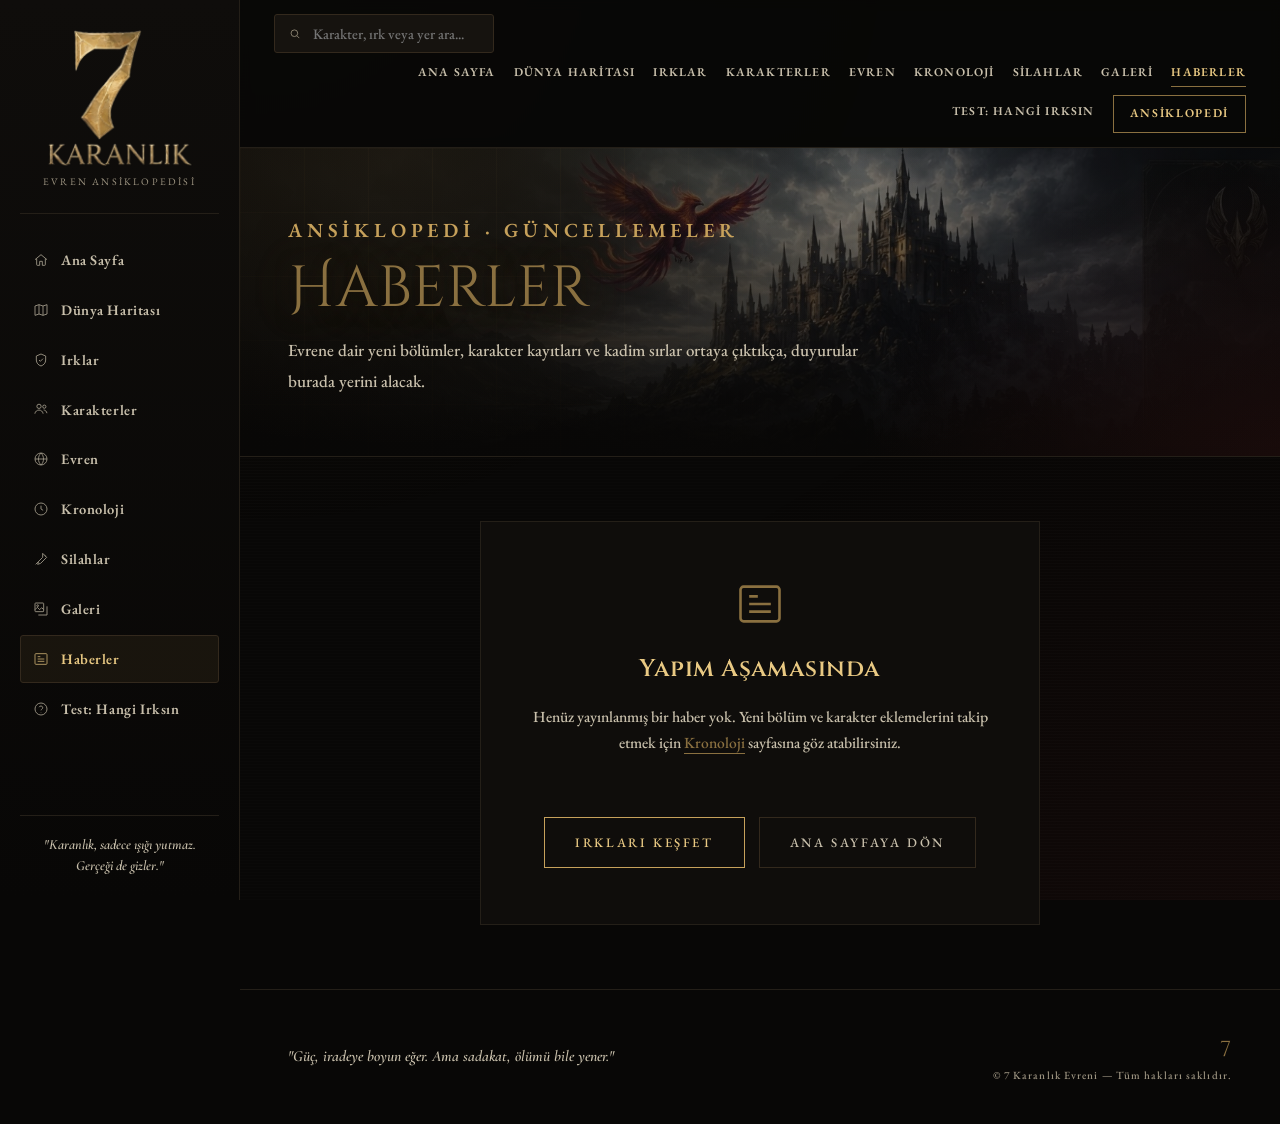
<file: haberler.html>
<!DOCTYPE html>
<html lang="tr">
<head>
<meta charset="UTF-8">
<meta name="viewport" content="width=device-width, initial-scale=1.0">
<title>Haberler · 7 Karanlık Evren Ansiklopedisi</title>
<meta name="description" content="7 Karanlık evreni ile ilgili güncellemeler ve duyurular.">
<link rel="preconnect" href="https://fonts.googleapis.com">
<link rel="stylesheet" href="assets/style.css">
<script src="data/data.js"></script>
<script src="assets/common.js"></script>

</head>
<body>
<div class="scrim"></div>
<div class="app">
  <aside class="sidebar">
    <div class="brand">
      <a href="index.html">
        <img src="assets/img/logo.png" alt="7 Karanlık Logosu">
        <span class="tagline">Evren Ansiklopedisi</span>
      </a>
    </div>
    <nav class="nav-main">
<a href="index.html"><svg viewBox="0 0 24 24" fill="none" stroke="currentColor" stroke-width="1.4"><path d="M3 11.5 12 4l9 7.5"/><path d="M5.5 10v9a1 1 0 0 0 1 1H10v-6h4v6h3.5a1 1 0 0 0 1-1v-9"/></svg><span>Ana Sayfa</span></a>
<a href="harita.html"><svg viewBox="0 0 24 24" fill="none" stroke="currentColor" stroke-width="1.4"><path d="M9 4 3 6v14l6-2 6 2 6-2V4l-6 2-6-2z"/><path d="M9 4v14M15 6v14"/></svg><span>Dünya Haritası</span></a>
<a href="irklar.html"><svg viewBox="0 0 24 24" fill="none" stroke="currentColor" stroke-width="1.4"><path d="M12 3l7 3v6c0 4.5-3 7.7-7 9-4-1.3-7-4.5-7-9V6l7-3z"/><path d="M9 12l2 2 4-4"/></svg><span>Irklar</span></a>
<a href="karakterler.html"><svg viewBox="0 0 24 24" fill="none" stroke="currentColor" stroke-width="1.4"><circle cx="9" cy="8" r="3.2"/><path d="M2.8 19c.6-3.4 3.2-5.4 6.2-5.4s5.6 2 6.2 5.4"/><circle cx="17" cy="8.5" r="2.4"/><path d="M16 13.4c2.4.2 4.4 2 4.9 4.9"/></svg><span>Karakterler</span></a>
<a href="evren.html"><svg viewBox="0 0 24 24" fill="none" stroke="currentColor" stroke-width="1.4"><circle cx="12" cy="12" r="9"/><path d="M3 12h18M12 3c2.5 2.6 3.8 5.7 3.8 9s-1.3 6.4-3.8 9c-2.5-2.6-3.8-5.7-3.8-9S9.5 5.6 12 3z"/></svg><span>Evren</span></a>
<a href="kronoloji.html"><svg viewBox="0 0 24 24" fill="none" stroke="currentColor" stroke-width="1.4"><circle cx="12" cy="12" r="9"/><path d="M12 7v5l3.2 2"/></svg><span>Kronoloji</span></a>
<a href="silahlar.html"><svg viewBox="0 0 24 24" fill="none" stroke="currentColor" stroke-width="1.4"><path d="M14.5 3.5 20.5 9.5 11.5 18.5 7 20l1.5-4.5 6-6z"/><path d="M17.5 6.5l2 2"/><path d="M4 20l4.5-4.5"/></svg><span>Silahlar</span></a>
<a href="galeri.html"><svg viewBox="0 0 24 24" fill="none" stroke="currentColor" stroke-width="1.4"><rect x="3" y="3" width="13" height="13" rx="1"/><circle cx="7" cy="7" r="1.3"/><path d="M3 13l3.5-3.5L10 13l3-3 3 3"/><path d="M8 21h13V8"/></svg><span>Galeri</span></a>
<a href="haberler.html" class="active"><svg viewBox="0 0 24 24" fill="none" stroke="currentColor" stroke-width="1.4"><rect x="3" y="4" width="18" height="16" rx="1.4"/><path d="M7 8.5h4M7 12h10M7 15.5h10"/></svg><span>Haberler</span></a>
<a href="test-irk.html"><svg viewBox="0 0 24 24" fill="none" stroke="currentColor" stroke-width="1.4"><circle cx="12" cy="12" r="9"/><path d="M9.2 9.3a2.8 2.8 0 0 1 5.4.9c0 1.9-2.6 2.1-2.6 3.8"/><circle cx="12" cy="17" r=".6" fill="currentColor" stroke="none"/></svg><span>Test: Hangi Irksın</span></a>
    </nav>
    <div class="sidebar-foot">
      "Karanlık, sadece ışığı yutmaz.<br>Gerçeği de gizler."
    </div>
  </aside>
  <div class="content">
    <header class="topbar">
      <button class="menu-toggle" aria-label="Menü"><svg viewBox="0 0 24 24" fill="none" stroke="currentColor" stroke-width="1.6"><path d="M4 7h16M4 12h16M4 17h16"/></svg></button>
      <div class="search-box">
        <svg viewBox="0 0 24 24" fill="none" stroke="currentColor" stroke-width="1.6"><circle cx="10.5" cy="10.5" r="6.5"/><path d="M20 20l-4.6-4.6"/></svg>
        <input type="text" placeholder="Karakter, ırk veya yer ara..." data-global-search>
      </div>
      <nav class="topnav">
<a href="index.html">Ana Sayfa</a>
<a href="harita.html">Dünya Haritası</a>
<a href="irklar.html">Irklar</a>
<a href="karakterler.html">Karakterler</a>
<a href="evren.html">Evren</a>
<a href="kronoloji.html">Kronoloji</a>
<a href="silahlar.html">Silahlar</a>
<a href="galeri.html">Galeri</a>
<a href="haberler.html" class="active">Haberler</a>
<a href="test-irk.html">Test: Hangi Irksın</a>
        <a href="irklar.html" class="cta">Ansiklopedi</a>
      </nav>
    </header>

    <section class="hero" style="padding:60px 48px;">
      <div class="hero-inner" style="max-width:760px;">
        <span class="eyebrow">Ansiklopedi · Güncellemeler</span>
        <h1 style="font-size:clamp(38px,5vw,58px);">Haberler</h1>
        <p class="hero-lore">Evrene dair yeni bölümler, karakter kayıtları ve kadim sırlar ortaya çıktıkça, duyurular burada yerini alacak.</p>
      </div>
    </section>
    <section class="section">
      <div class="soon-card">
        <div class="soon-icon"><svg viewBox="0 0 24 24" fill="none" stroke="currentColor" stroke-width="1.2"><rect x="3" y="4" width="18" height="16" rx="1.4"/><path d="M7 8.5h4M7 12h10M7 15.5h10"/></svg></div>
        <h2>Yapım Aşamasında</h2>
        <p>Henüz yayınlanmış bir haber yok. Yeni bölüm ve karakter eklemelerini takip etmek için <a href="kronoloji.html">Kronoloji</a> sayfasına göz atabilirsiniz.</p>
        <div class="soon-actions">
          <a class="btn" href="irklar.html">Irkları Keşfet</a>
          <a class="btn ghost" href="index.html">Ana Sayfaya Dön</a>
        </div>
      </div>
    </section>

    <footer class="site-footer">
      <div class="quote">"Güç, iradeye boyun eğer. Ama sadakat, ölümü bile yener."</div>
      <div class="rights"><span class="big">7</span>© 7 Karanlık Evreni — Tüm hakları saklıdır.</div>
    </footer>
  </div>
</div>
</body>
</html>
</file>
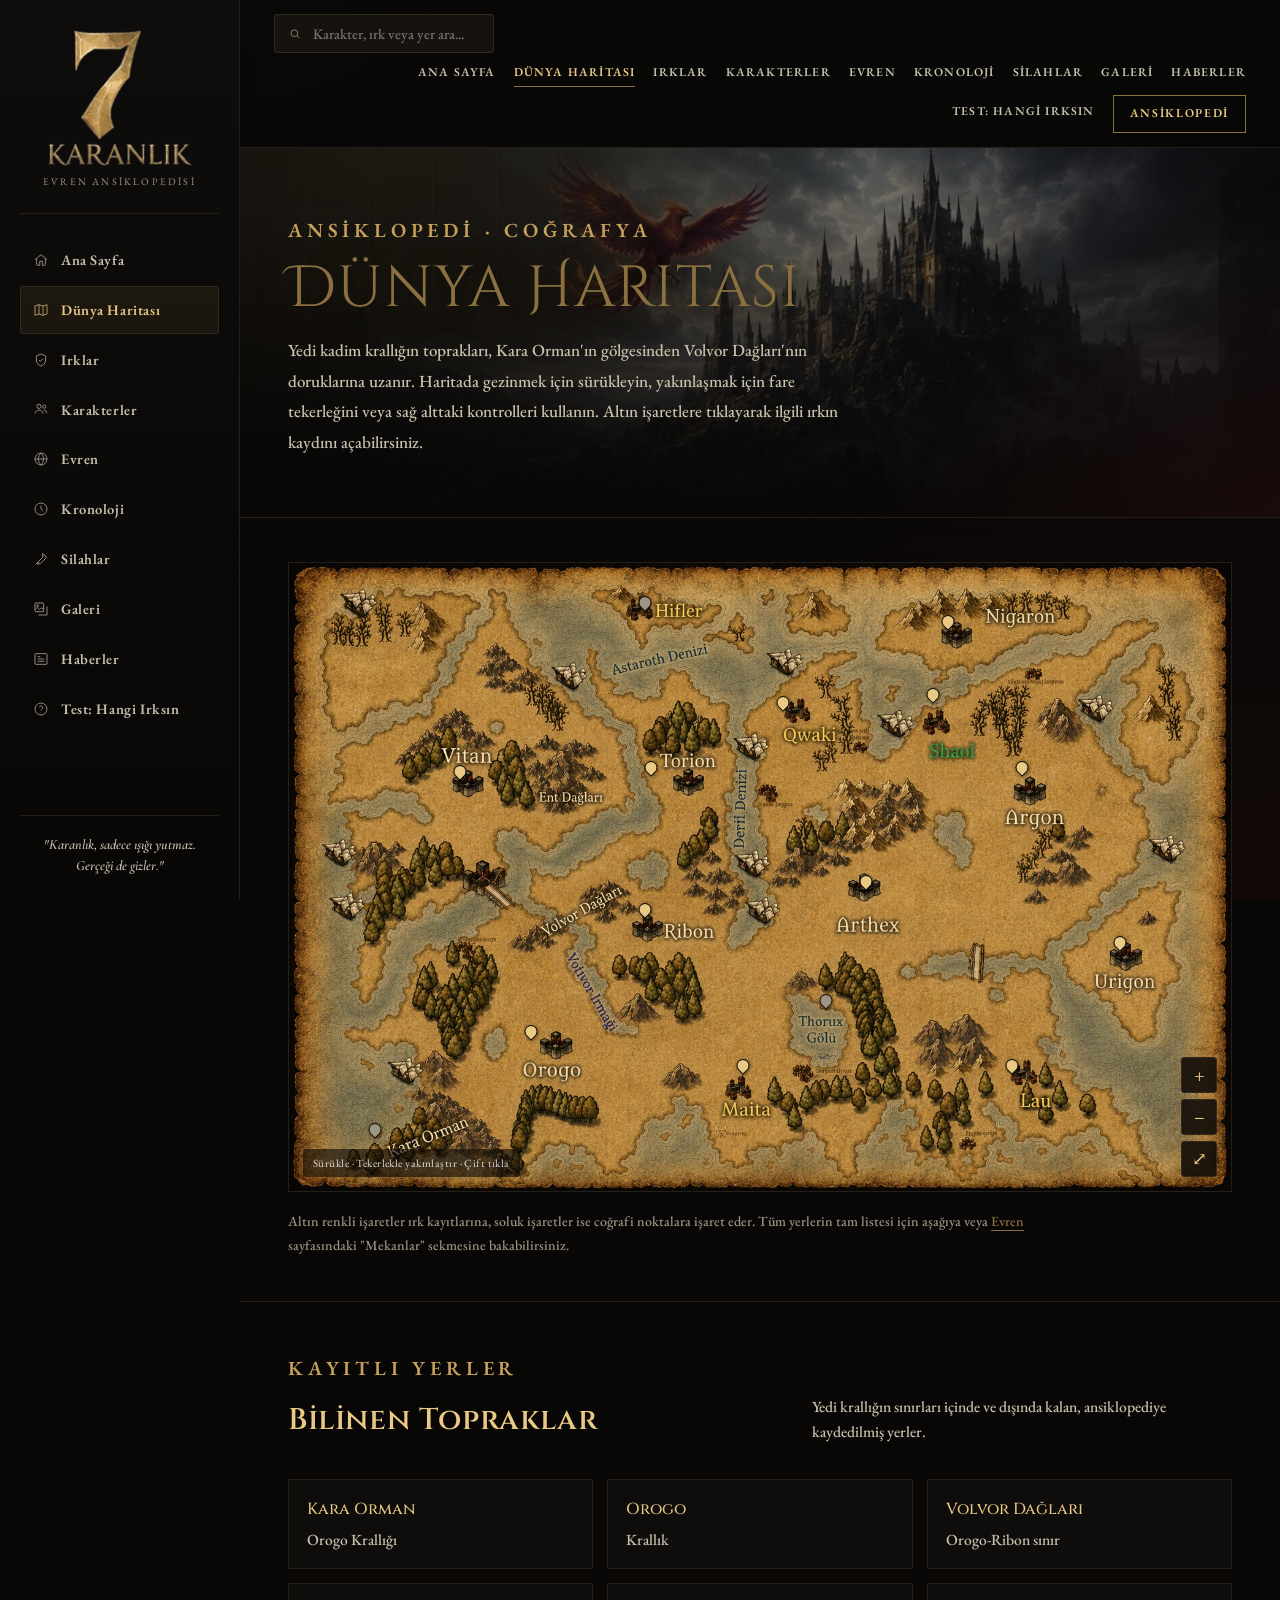
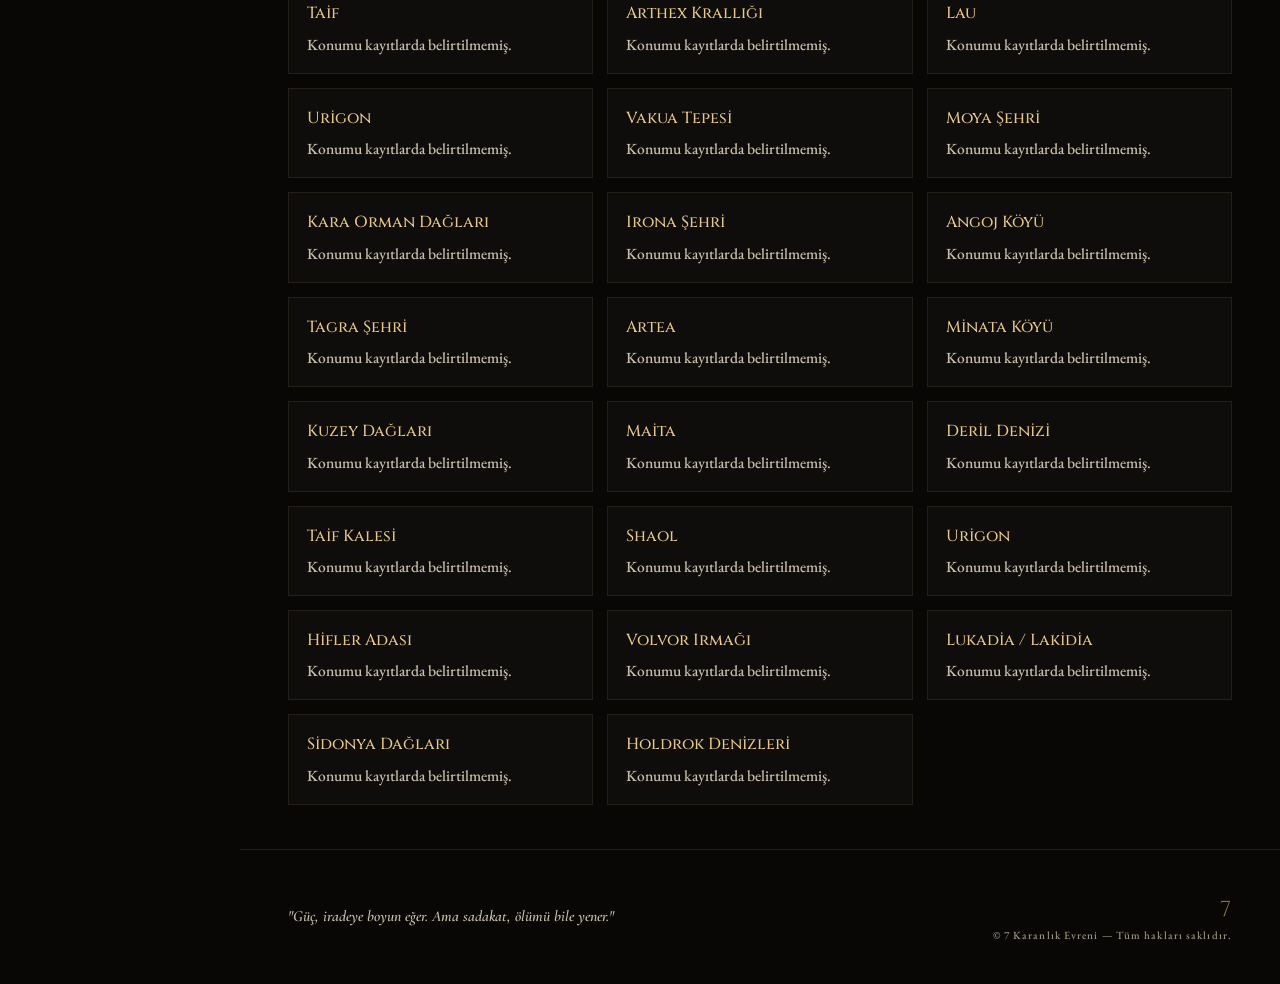
<file: harita.html>
<!DOCTYPE html>
<html lang="tr">
<head>
<meta charset="UTF-8">
<meta name="viewport" content="width=device-width, initial-scale=1.0">
<title>Dünya Haritası · 7 Karanlık Evren Ansiklopedisi</title>
<meta name="description" content="7 Karanlık evreninin krallıkları ve bilinen yerlerini gösteren harita.">
<link rel="preconnect" href="https://fonts.googleapis.com">
<link rel="stylesheet" href="assets/style.css">
<script src="data/data.js"></script>
<script src="assets/common.js"></script>

</head>
<body>
<div class="scrim"></div>
<div class="app">
  <aside class="sidebar">
    <div class="brand">
      <a href="index.html">
        <img src="assets/img/logo.png" alt="7 Karanlık Logosu">
        <span class="tagline">Evren Ansiklopedisi</span>
      </a>
    </div>
    <nav class="nav-main">
<a href="index.html"><svg viewBox="0 0 24 24" fill="none" stroke="currentColor" stroke-width="1.4"><path d="M3 11.5 12 4l9 7.5"/><path d="M5.5 10v9a1 1 0 0 0 1 1H10v-6h4v6h3.5a1 1 0 0 0 1-1v-9"/></svg><span>Ana Sayfa</span></a>
<a href="harita.html" class="active"><svg viewBox="0 0 24 24" fill="none" stroke="currentColor" stroke-width="1.4"><path d="M9 4 3 6v14l6-2 6 2 6-2V4l-6 2-6-2z"/><path d="M9 4v14M15 6v14"/></svg><span>Dünya Haritası</span></a>
<a href="irklar.html"><svg viewBox="0 0 24 24" fill="none" stroke="currentColor" stroke-width="1.4"><path d="M12 3l7 3v6c0 4.5-3 7.7-7 9-4-1.3-7-4.5-7-9V6l7-3z"/><path d="M9 12l2 2 4-4"/></svg><span>Irklar</span></a>
<a href="karakterler.html"><svg viewBox="0 0 24 24" fill="none" stroke="currentColor" stroke-width="1.4"><circle cx="9" cy="8" r="3.2"/><path d="M2.8 19c.6-3.4 3.2-5.4 6.2-5.4s5.6 2 6.2 5.4"/><circle cx="17" cy="8.5" r="2.4"/><path d="M16 13.4c2.4.2 4.4 2 4.9 4.9"/></svg><span>Karakterler</span></a>
<a href="evren.html"><svg viewBox="0 0 24 24" fill="none" stroke="currentColor" stroke-width="1.4"><circle cx="12" cy="12" r="9"/><path d="M3 12h18M12 3c2.5 2.6 3.8 5.7 3.8 9s-1.3 6.4-3.8 9c-2.5-2.6-3.8-5.7-3.8-9S9.5 5.6 12 3z"/></svg><span>Evren</span></a>
<a href="kronoloji.html"><svg viewBox="0 0 24 24" fill="none" stroke="currentColor" stroke-width="1.4"><circle cx="12" cy="12" r="9"/><path d="M12 7v5l3.2 2"/></svg><span>Kronoloji</span></a>
<a href="silahlar.html"><svg viewBox="0 0 24 24" fill="none" stroke="currentColor" stroke-width="1.4"><path d="M14.5 3.5 20.5 9.5 11.5 18.5 7 20l1.5-4.5 6-6z"/><path d="M17.5 6.5l2 2"/><path d="M4 20l4.5-4.5"/></svg><span>Silahlar</span></a>
<a href="galeri.html"><svg viewBox="0 0 24 24" fill="none" stroke="currentColor" stroke-width="1.4"><rect x="3" y="3" width="13" height="13" rx="1"/><circle cx="7" cy="7" r="1.3"/><path d="M3 13l3.5-3.5L10 13l3-3 3 3"/><path d="M8 21h13V8"/></svg><span>Galeri</span></a>
<a href="haberler.html"><svg viewBox="0 0 24 24" fill="none" stroke="currentColor" stroke-width="1.4"><rect x="3" y="4" width="18" height="16" rx="1.4"/><path d="M7 8.5h4M7 12h10M7 15.5h10"/></svg><span>Haberler</span></a>
<a href="test-irk.html"><svg viewBox="0 0 24 24" fill="none" stroke="currentColor" stroke-width="1.4"><circle cx="12" cy="12" r="9"/><path d="M9.2 9.3a2.8 2.8 0 0 1 5.4.9c0 1.9-2.6 2.1-2.6 3.8"/><circle cx="12" cy="17" r=".6" fill="currentColor" stroke="none"/></svg><span>Test: Hangi Irksın</span></a>
    </nav>
    <div class="sidebar-foot">
      "Karanlık, sadece ışığı yutmaz.<br>Gerçeği de gizler."
    </div>
  </aside>
  <div class="content">
    <header class="topbar">
      <button class="menu-toggle" aria-label="Menü"><svg viewBox="0 0 24 24" fill="none" stroke="currentColor" stroke-width="1.6"><path d="M4 7h16M4 12h16M4 17h16"/></svg></button>
      <div class="search-box">
        <svg viewBox="0 0 24 24" fill="none" stroke="currentColor" stroke-width="1.6"><circle cx="10.5" cy="10.5" r="6.5"/><path d="M20 20l-4.6-4.6"/></svg>
        <input type="text" placeholder="Karakter, ırk veya yer ara..." data-global-search>
      </div>
      <nav class="topnav">
<a href="index.html">Ana Sayfa</a>
<a href="harita.html" class="active">Dünya Haritası</a>
<a href="irklar.html">Irklar</a>
<a href="karakterler.html">Karakterler</a>
<a href="evren.html">Evren</a>
<a href="kronoloji.html">Kronoloji</a>
<a href="silahlar.html">Silahlar</a>
<a href="galeri.html">Galeri</a>
<a href="haberler.html">Haberler</a>
<a href="test-irk.html">Test: Hangi Irksın</a>
        <a href="irklar.html" class="cta">Ansiklopedi</a>
      </nav>
    </header>

    <section class="hero" style="padding:60px 48px;">
      <div class="hero-inner" style="max-width:760px;">
        <span class="eyebrow">Ansiklopedi · Coğrafya</span>
        <h1 style="font-size:clamp(38px,5vw,58px);">Dünya Haritası</h1>
        <p class="hero-lore">Yedi kadim krallığın toprakları, Kara Orman'ın gölgesinden Volvor Dağları'nın doruklarına uzanır. Haritada gezinmek için sürükleyin, yakınlaşmak için fare tekerleğini veya sağ alttaki kontrolleri kullanın. Altın işaretlere tıklayarak ilgili ırkın kaydını açabilirsiniz.</p>
      </div>
    </section>

    <section class="section tight">
      <div class="map-viewer" id="mapViewer">
        <div class="map-canvas" id="mapCanvas">
          <img src="assets/img/dunya-haritasi.jpg" alt="7 Karanlık dünyasının haritası" draggable="false" id="mapImg">

          <a class="map-pin" href="irklar.html#vitan" style="left:18.2%; top:34.2%;"><span class="pin-dot"></span><span class="pin-label">Vitan</span></a>
          <a class="map-pin" href="irklar.html#torion" style="left:38.4%; top:33.7%;"><span class="pin-dot"></span><span class="pin-label">Torion</span></a>
          <a class="map-pin" href="irklar.html#qwaki" style="left:52.4%; top:23.2%;"><span class="pin-dot"></span><span class="pin-label">Qwaki</span></a>
          <a class="map-pin" href="irklar.html#nigaron" style="left:70.0%; top:10.3%;"><span class="pin-dot"></span><span class="pin-label">Nigaron</span></a>
          <a class="map-pin" href="irklar.html#shaol" style="left:68.4%; top:22.0%;"><span class="pin-dot"></span><span class="pin-label">Shaol</span></a>
          <a class="map-pin" href="irklar.html#argon" style="left:77.8%; top:33.7%;"><span class="pin-dot"></span><span class="pin-label">Argon</span></a>
          <a class="map-pin" href="irklar.html#ribon" style="left:37.8%; top:56.2%;"><span class="pin-dot"></span><span class="pin-label">Ribon</span></a>
          <a class="map-pin" href="irklar.html#arthex" style="left:61.2%; top:51.8%;"><span class="pin-dot"></span><span class="pin-label">Arthex</span></a>
          <a class="map-pin" href="irklar.html#urigon" style="left:88.2%; top:61.5%;"><span class="pin-dot"></span><span class="pin-label">Urigon</span></a>
          <a class="map-pin" href="irklar.html#orogo" style="left:25.7%; top:75.7%;"><span class="pin-dot"></span><span class="pin-label">Orogo</span></a>
          <a class="map-pin" href="irklar.html#maita" style="left:48.2%; top:81.1%;"><span class="pin-dot"></span><span class="pin-label">Maita</span></a>
          <a class="map-pin" href="irklar.html#lau" style="left:76.8%; top:81.1%;"><span class="pin-dot"></span><span class="pin-label">Lau</span></a>

          <span class="map-pin muted" style="left:37.8%; top:7.3%;"><span class="pin-dot"></span><span class="pin-label">Hifler</span></span>
          <span class="map-pin muted" style="left:9.1%; top:91.3%;"><span class="pin-dot"></span><span class="pin-label">Kara Orman</span></span>
          <span class="map-pin muted" style="left:57.0%; top:70.8%;"><span class="pin-dot"></span><span class="pin-label">Thorux Gölü</span></span>
        </div>

        <div class="map-controls">
          <button type="button" id="mapZoomIn" aria-label="Yakınlaştır">+</button>
          <button type="button" id="mapZoomOut" aria-label="Uzaklaştır">−</button>
          <button type="button" id="mapReset" aria-label="Haritayı sıfırla">⤢</button>
        </div>
        <div class="map-hint">Sürükle · Tekerlekle yakınlaştır · Çift tıkla</div>
      </div>
      <p class="map-note">Altın renkli işaretler ırk kayıtlarına, soluk işaretler ise coğrafi noktalara işaret eder. Tüm yerlerin tam listesi için aşağıya veya <a href="evren.html">Evren</a> sayfasındaki "Mekanlar" sekmesine bakabilirsiniz.</p>
    </section>

    <script>
    (function(){
      var viewer = document.getElementById('mapViewer');
      var canvas = document.getElementById('mapCanvas');
      if (!viewer || !canvas) return;

      var scale = 1, minScale = 1, maxScale = 5;
      var tx = 0, ty = 0;
      var dragging = false, dragMoved = false;
      var startX = 0, startY = 0, startTx = 0, startTy = 0;
      var pointers = new Map();
      var pinchStartDist = null, pinchStartScale = 1;

      function apply(){
        canvas.style.transform = 'translate(' + tx + 'px,' + ty + 'px) scale(' + scale + ')';
      }

      function clamp(){
        var vw = viewer.clientWidth, vh = viewer.clientHeight;
        var cw = vw * scale, ch = vh * scale;
        var minTx = Math.min(0, vw - cw), minTy = Math.min(0, vh - ch);
        tx = Math.max(minTx, Math.min(0, tx));
        ty = Math.max(minTy, Math.min(0, ty));
      }

      function zoomAt(clientX, clientY, targetScale){
        var rect = viewer.getBoundingClientRect();
        var offsetX = clientX - rect.left;
        var offsetY = clientY - rect.top;
        var newScale = Math.max(minScale, Math.min(maxScale, targetScale));
        if (newScale === scale) return;
        var ratio = newScale / scale;
        tx = offsetX - (offsetX - tx) * ratio;
        ty = offsetY - (offsetY - ty) * ratio;
        scale = newScale;
        clamp();
        apply();
      }

      viewer.addEventListener('wheel', function(e){
        e.preventDefault();
        var factor = e.deltaY < 0 ? 1.18 : 1/1.18;
        zoomAt(e.clientX, e.clientY, scale * factor);
      }, { passive:false });

      viewer.addEventListener('dblclick', function(e){
        e.preventDefault();
        zoomAt(e.clientX, e.clientY, scale < maxScale ? scale * 1.7 : minScale);
      });

      function dist(a, b){
        return Math.hypot(a.x - b.x, a.y - b.y);
      }

      viewer.addEventListener('pointerdown', function(e){
        if (e.target.closest('.map-controls') || e.target.closest('a.map-pin')) return;
        viewer.setPointerCapture(e.pointerId);
        pointers.set(e.pointerId, { x:e.clientX, y:e.clientY });
        dragMoved = false;
        if (pointers.size === 1){
          dragging = true;
          viewer.classList.add('dragging');
          startX = e.clientX; startY = e.clientY;
          startTx = tx; startTy = ty;
        } else if (pointers.size === 2){
          dragging = false;
          var pts = Array.from(pointers.values());
          pinchStartDist = dist(pts[0], pts[1]);
          pinchStartScale = scale;
        }
      });

      viewer.addEventListener('pointermove', function(e){
        if (!pointers.has(e.pointerId)) return;
        pointers.set(e.pointerId, { x:e.clientX, y:e.clientY });

        if (pointers.size === 2 && pinchStartDist){
          var pts = Array.from(pointers.values());
          var newDist = dist(pts[0], pts[1]);
          var midX = (pts[0].x + pts[1].x) / 2;
          var midY = (pts[0].y + pts[1].y) / 2;
          var targetScale = pinchStartScale * (newDist / pinchStartDist);
          zoomAt(midX, midY, targetScale);
          dragMoved = true;
        } else if (dragging){
          var dx = e.clientX - startX, dy = e.clientY - startY;
          if (Math.abs(dx) > 3 || Math.abs(dy) > 3) dragMoved = true;
          tx = startTx + dx;
          ty = startTy + dy;
          clamp();
          apply();
        }
      });

      function endPointer(e){
        pointers.delete(e.pointerId);
        if (pointers.size === 1){
          var remaining = Array.from(pointers.values())[0];
          dragging = true;
          startX = remaining.x; startY = remaining.y;
          startTx = tx; startTy = ty;
          pinchStartDist = null;
        } else if (pointers.size === 0){
          dragging = false;
          pinchStartDist = null;
          viewer.classList.remove('dragging');
        }
      }
      viewer.addEventListener('pointerup', endPointer);
      viewer.addEventListener('pointercancel', endPointer);

      viewer.querySelectorAll('a.map-pin').forEach(function(pin){
        pin.addEventListener('click', function(e){
          if (dragMoved){ e.preventDefault(); }
        });
      });

      document.getElementById('mapZoomIn').addEventListener('click', function(){
        var r = viewer.getBoundingClientRect();
        zoomAt(r.left + r.width/2, r.top + r.height/2, scale * 1.4);
      });
      document.getElementById('mapZoomOut').addEventListener('click', function(){
        var r = viewer.getBoundingClientRect();
        zoomAt(r.left + r.width/2, r.top + r.height/2, scale / 1.4);
      });
      document.getElementById('mapReset').addEventListener('click', function(){
        scale = 1; tx = 0; ty = 0; apply();
      });

      window.addEventListener('resize', function(){ clamp(); apply(); });

      apply();
    })();
    </script>

    <section class="section tight">
      <div class="section-head">
        <div><span class="eyebrow">Kayıtlı Yerler</span><h2>Bilinen Topraklar</h2></div>
        <div class="desc">Yedi krallığın sınırları içinde ve dışında kalan, ansiklopediye kaydedilmiş yerler.</div>
      </div>
      <div class="data-grid" id="mekan-grid"></div>
    </section>

    <script>
    (function(){
      var grid = document.getElementById('mekan-grid');
      if (!grid || typeof SITE_DATA === 'undefined') return;
      grid.innerHTML = SITE_DATA.mekanlar.map(function(m){
        return '<div class="data-item"><div class="n">' + m.ad + '</div>' +
          (m.nerede ? '<div class="d">' + m.nerede + '</div>' : '<div class="d">Konumu kayıtlarda belirtilmemiş.</div>') +
          '</div>';
      }).join('');
    })();
    </script>

    <footer class="site-footer">
      <div class="quote">"Güç, iradeye boyun eğer. Ama sadakat, ölümü bile yener."</div>
      <div class="rights"><span class="big">7</span>© 7 Karanlık Evreni — Tüm hakları saklıdır.</div>
    </footer>
  </div>
</div>
</body>
</html>
</file>
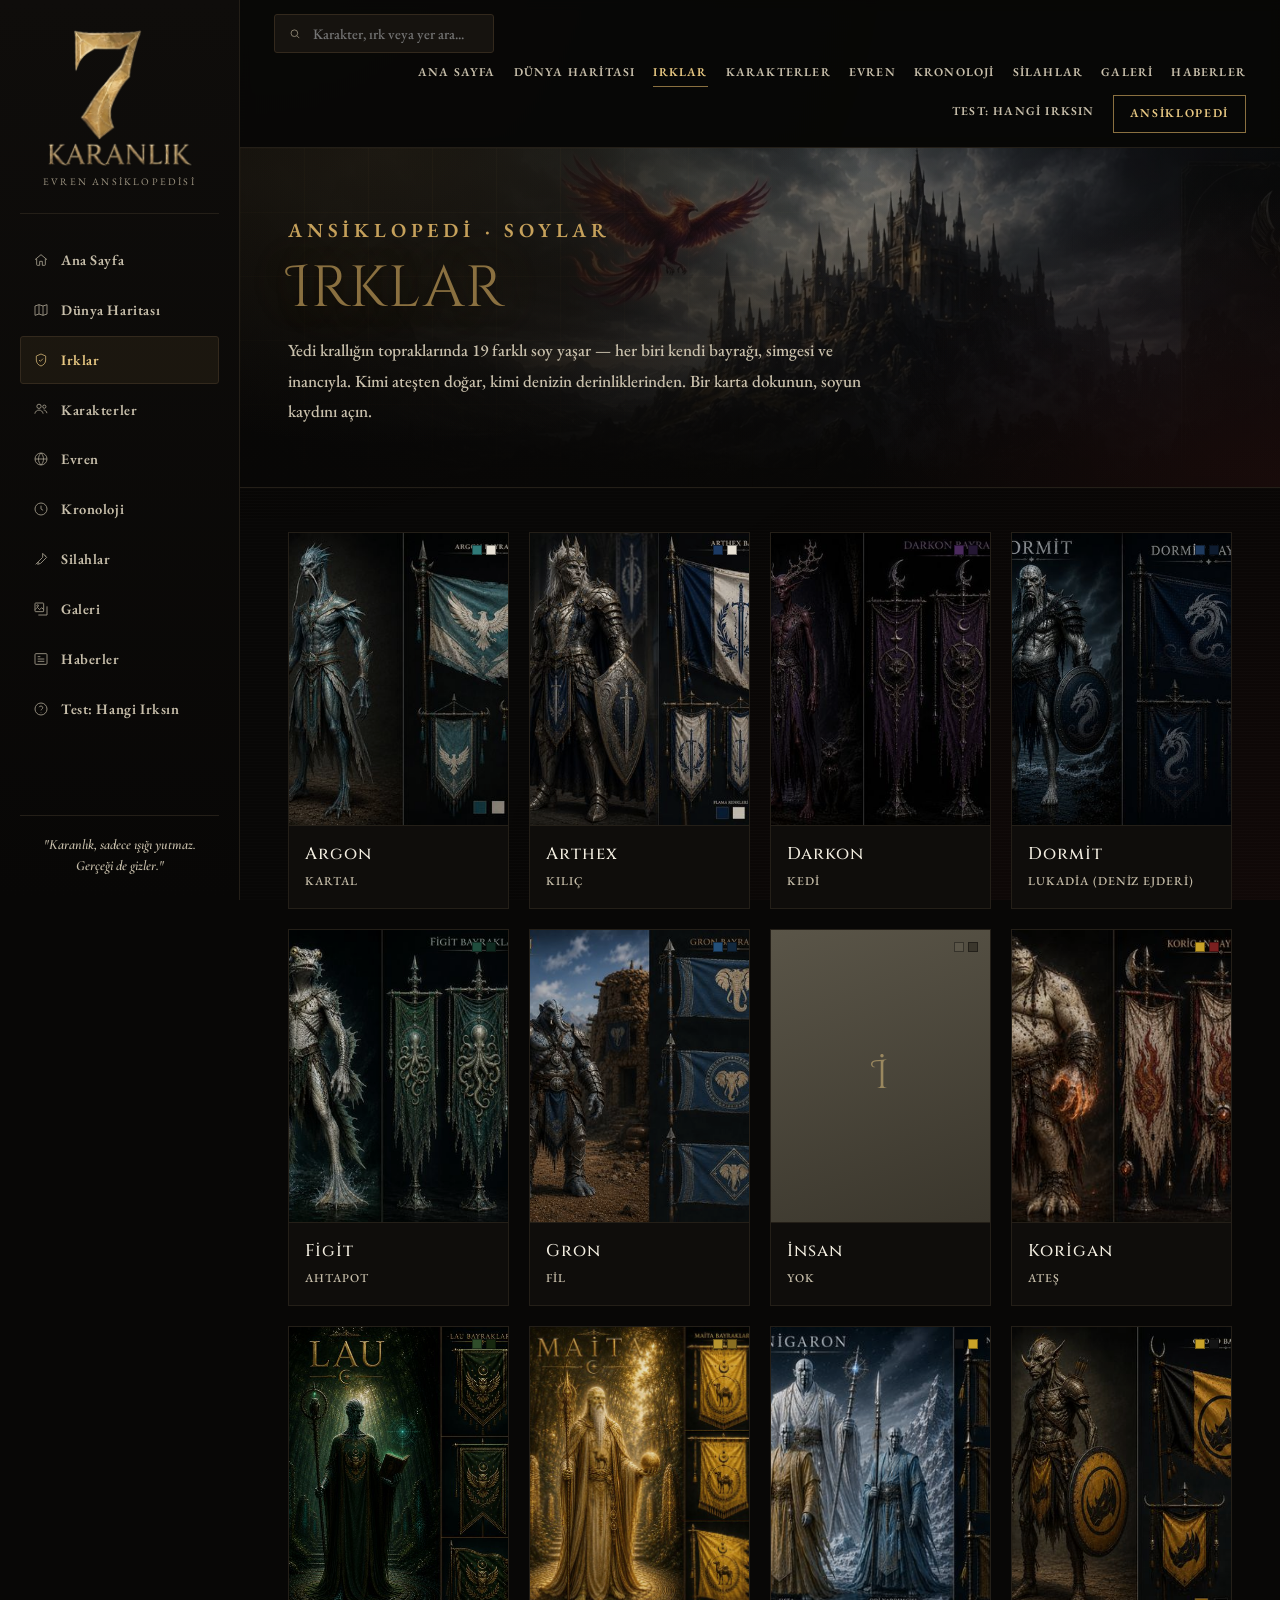
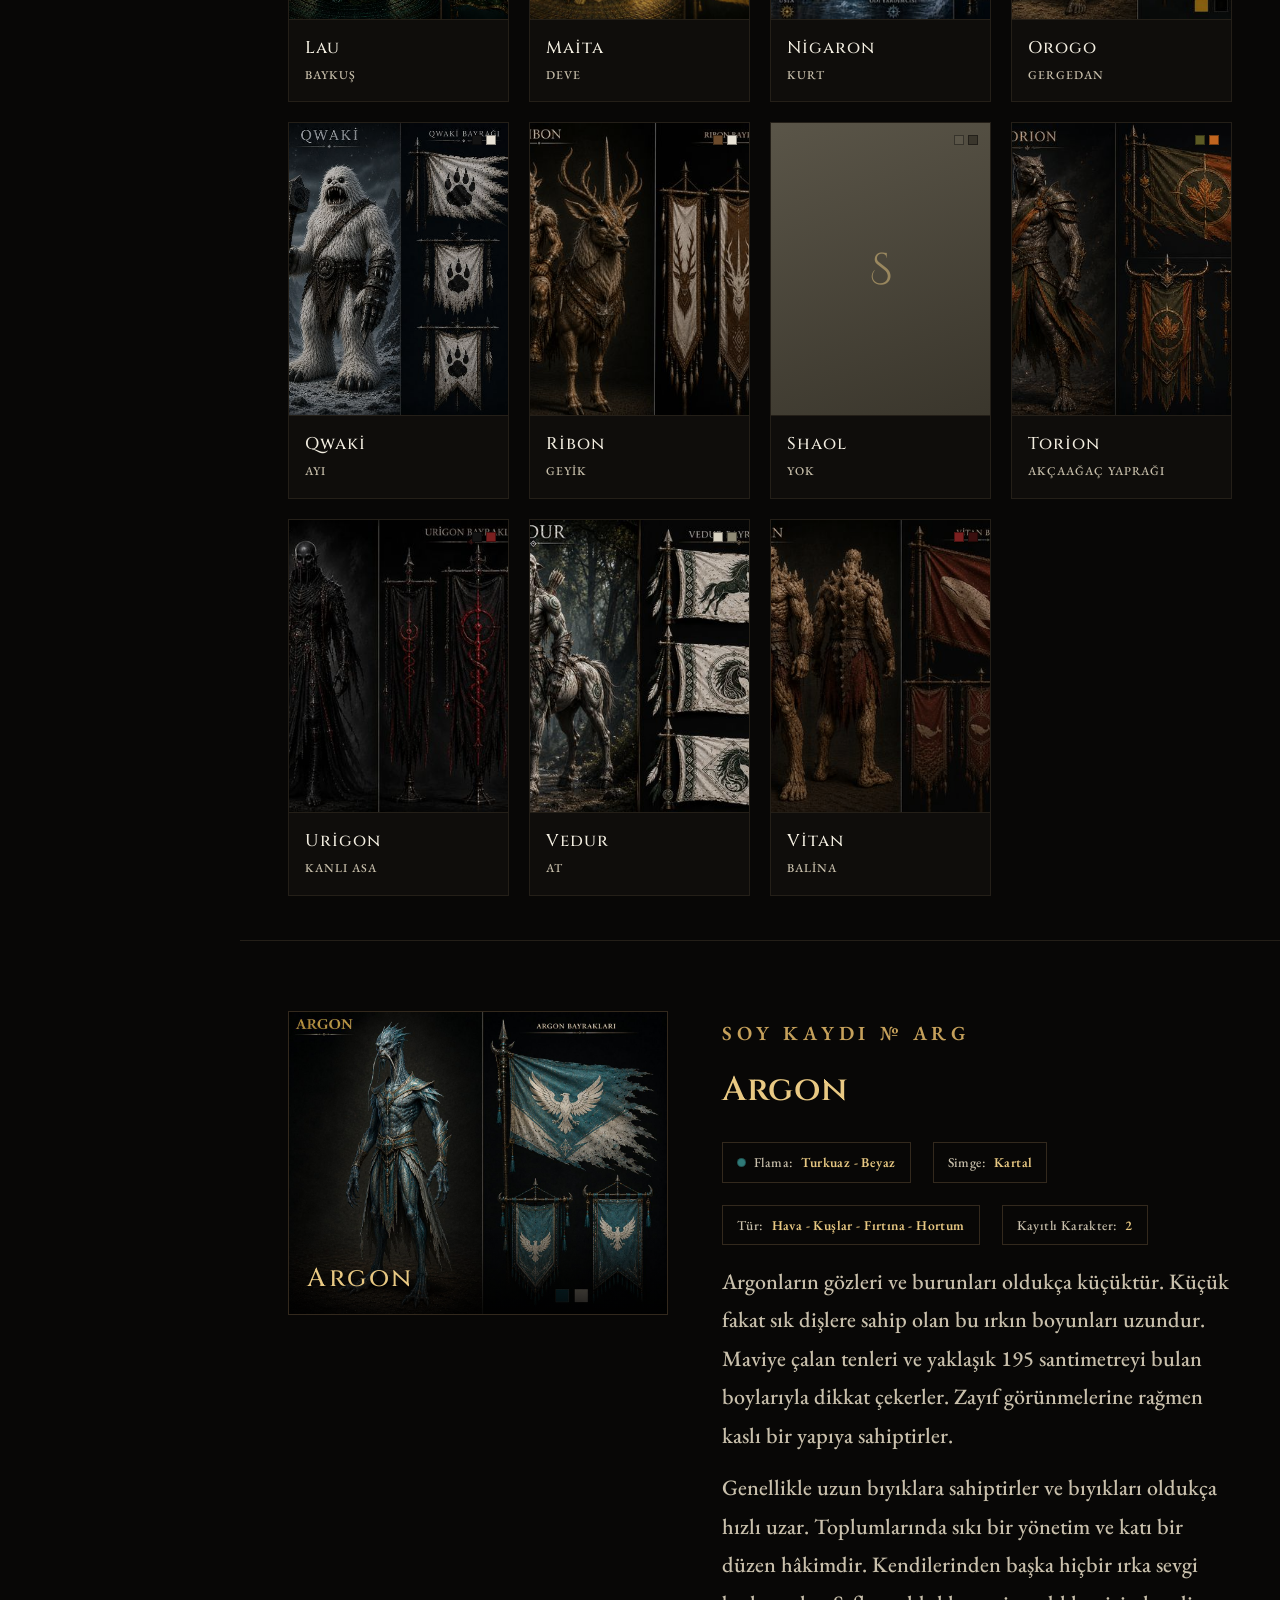
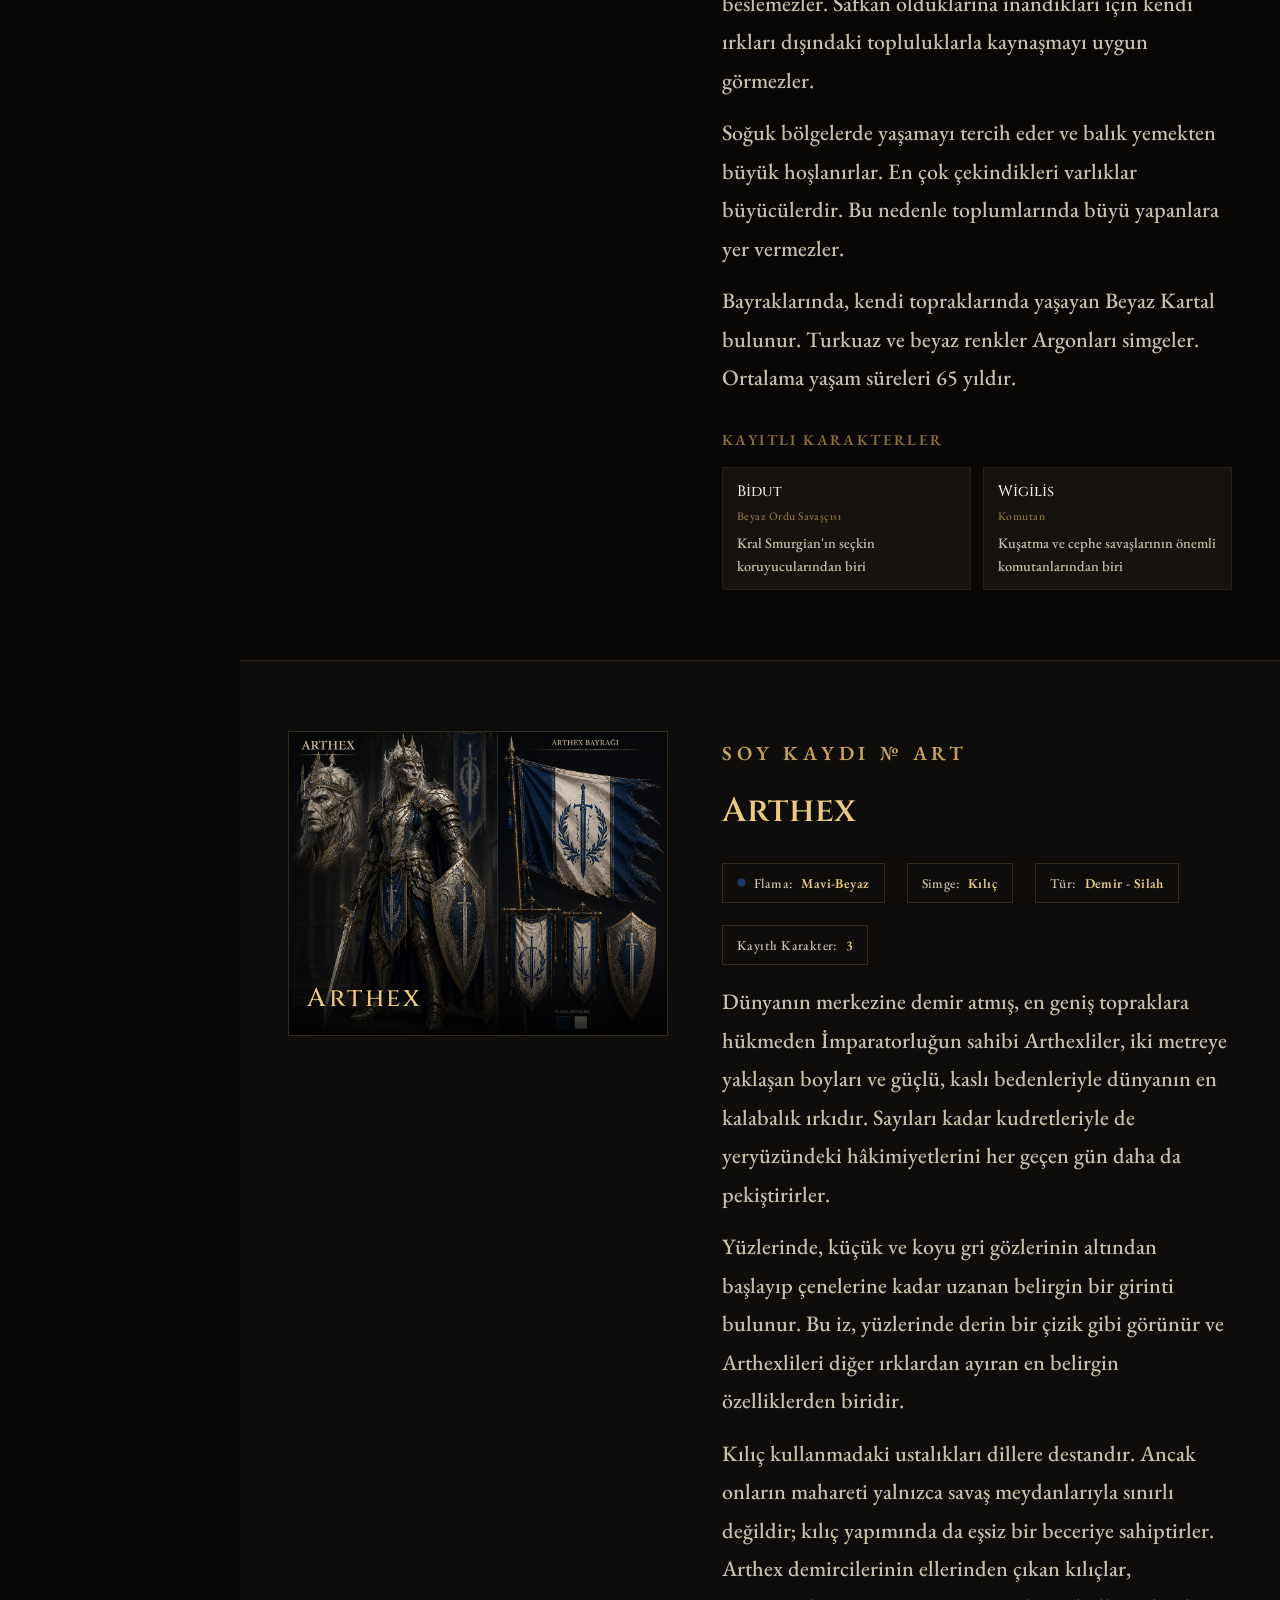
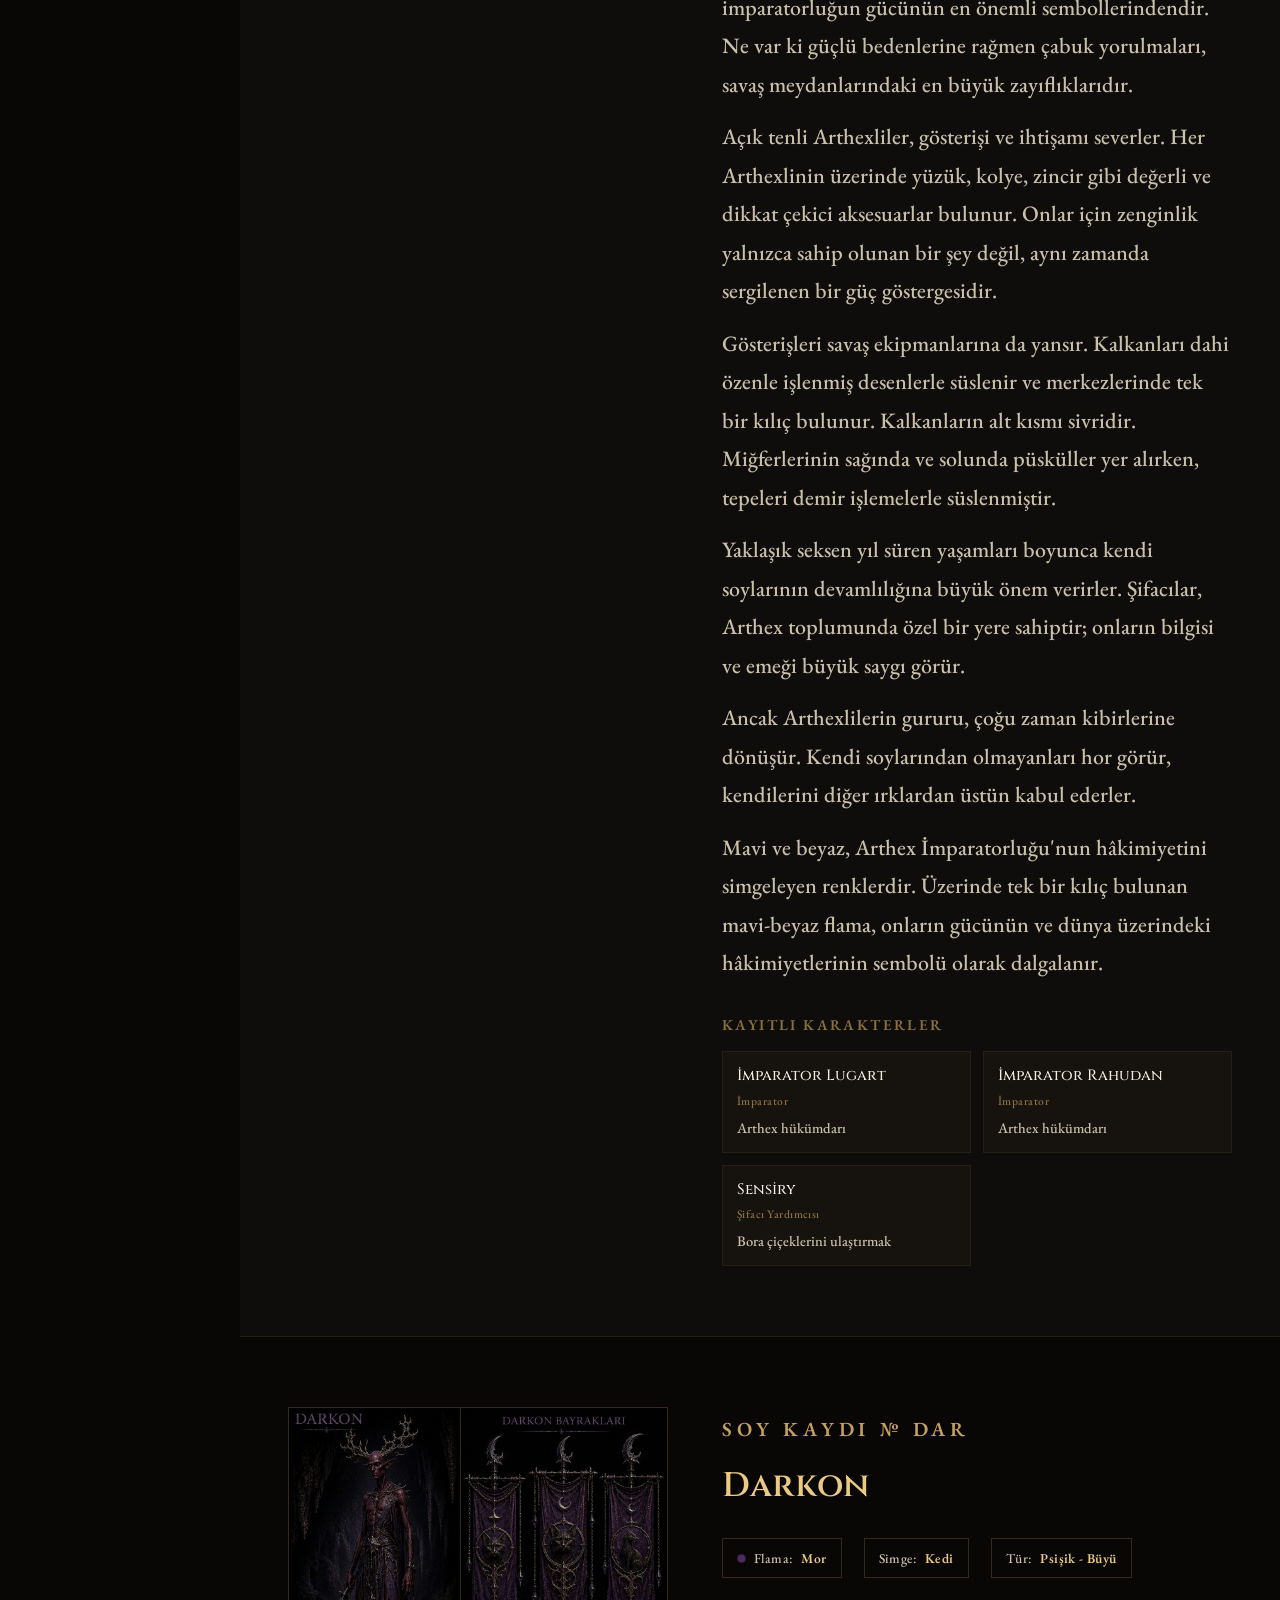
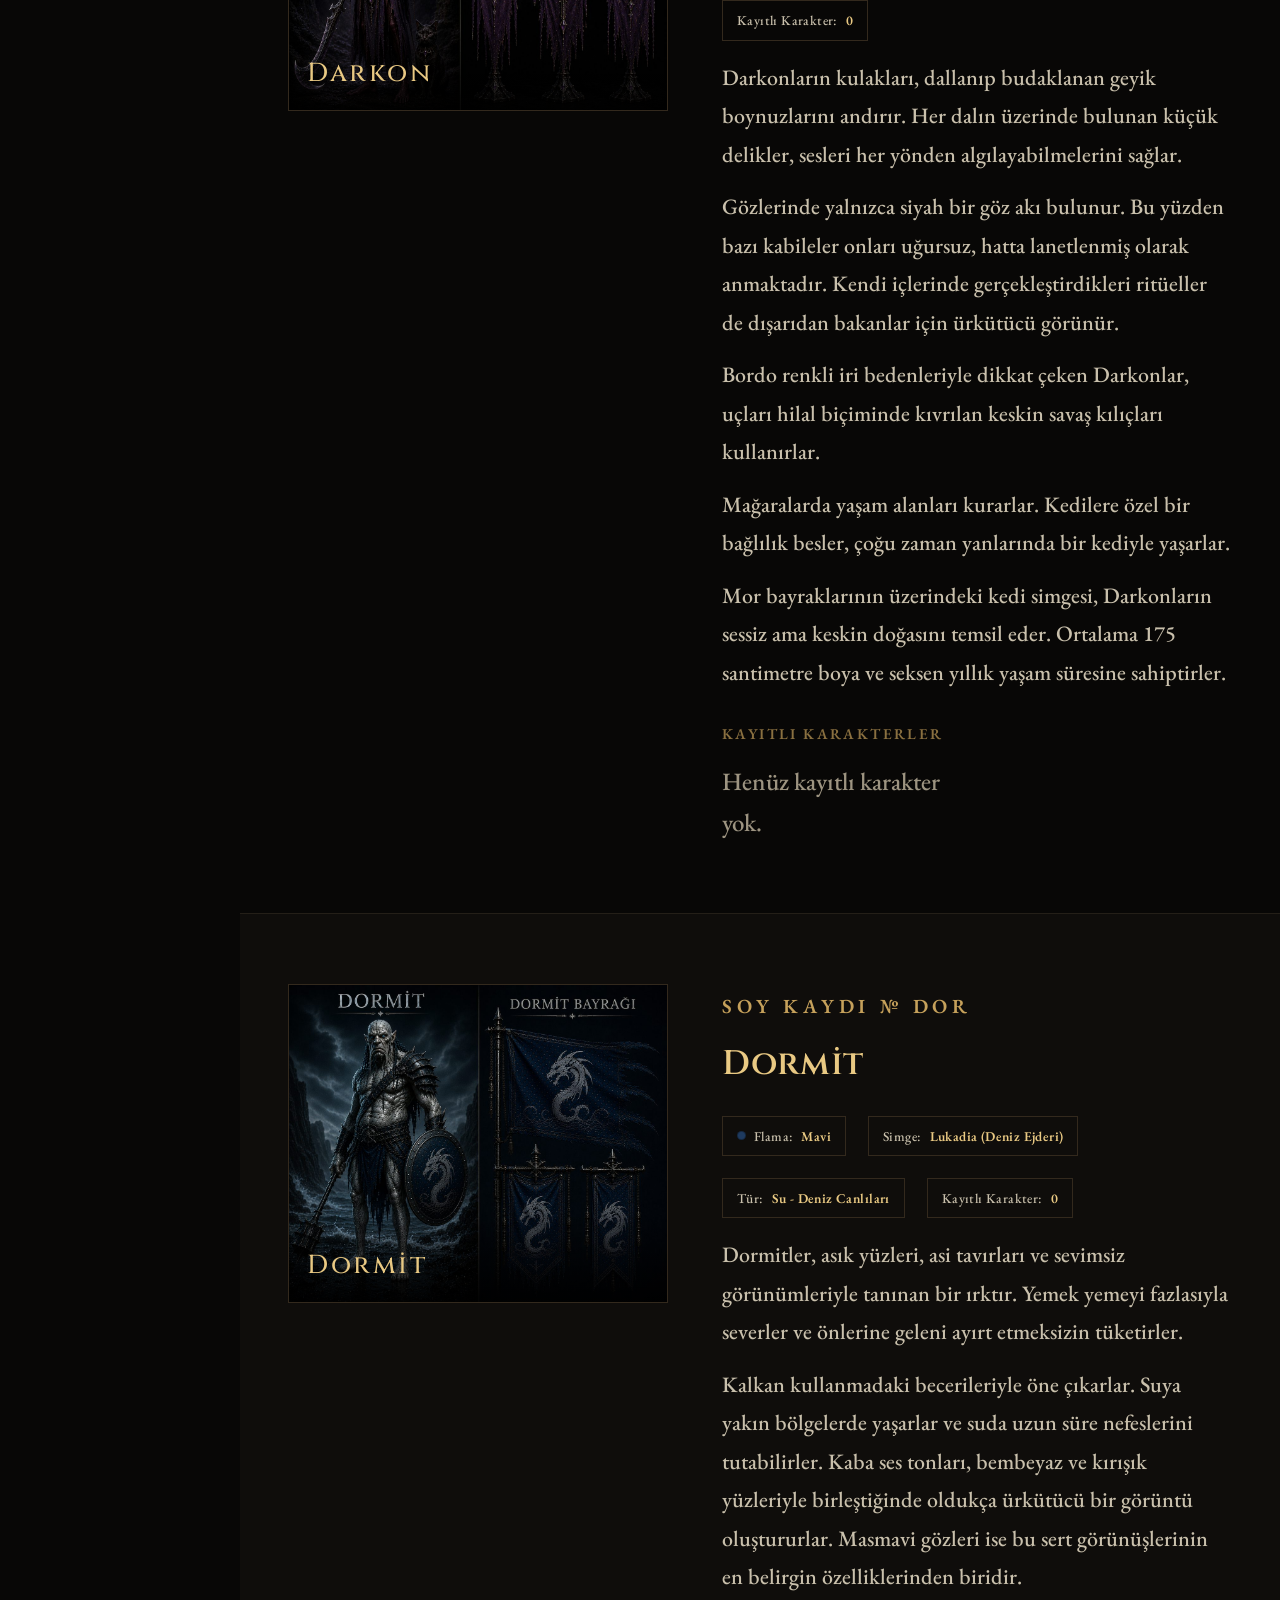
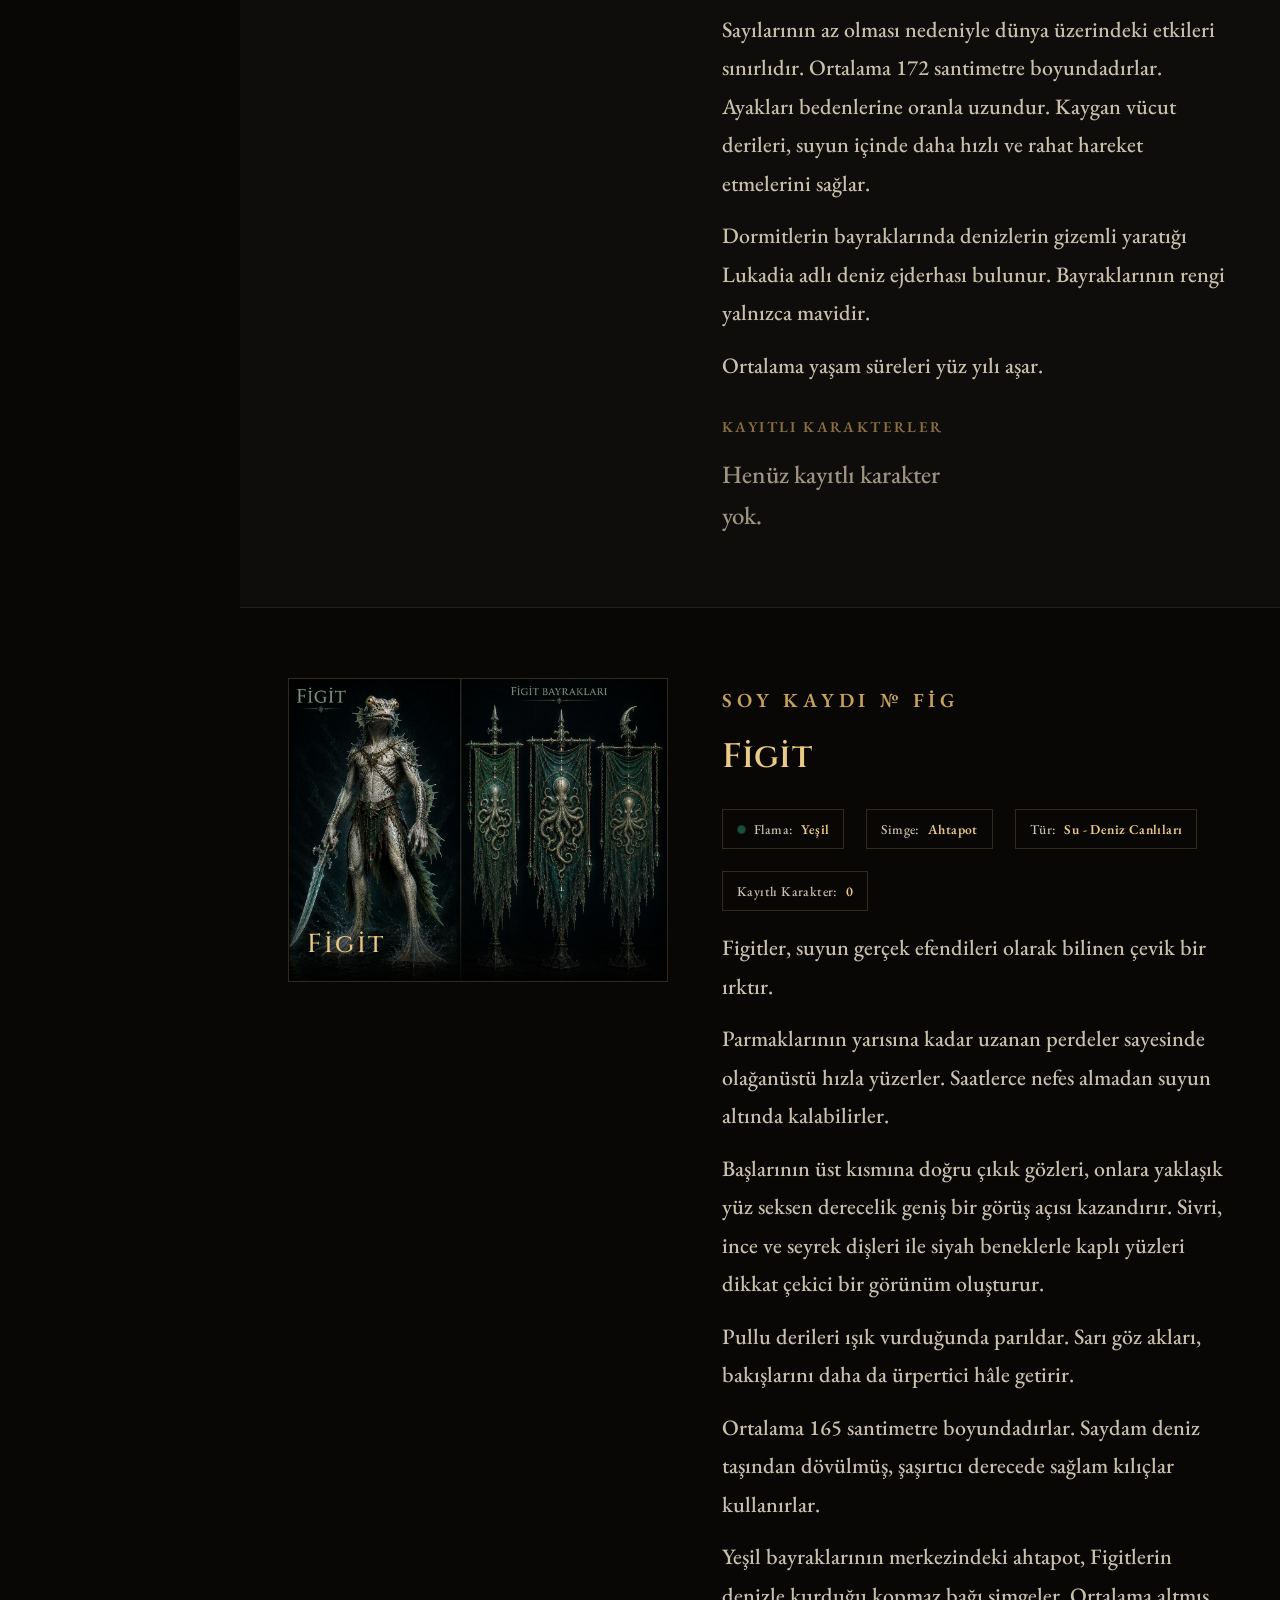
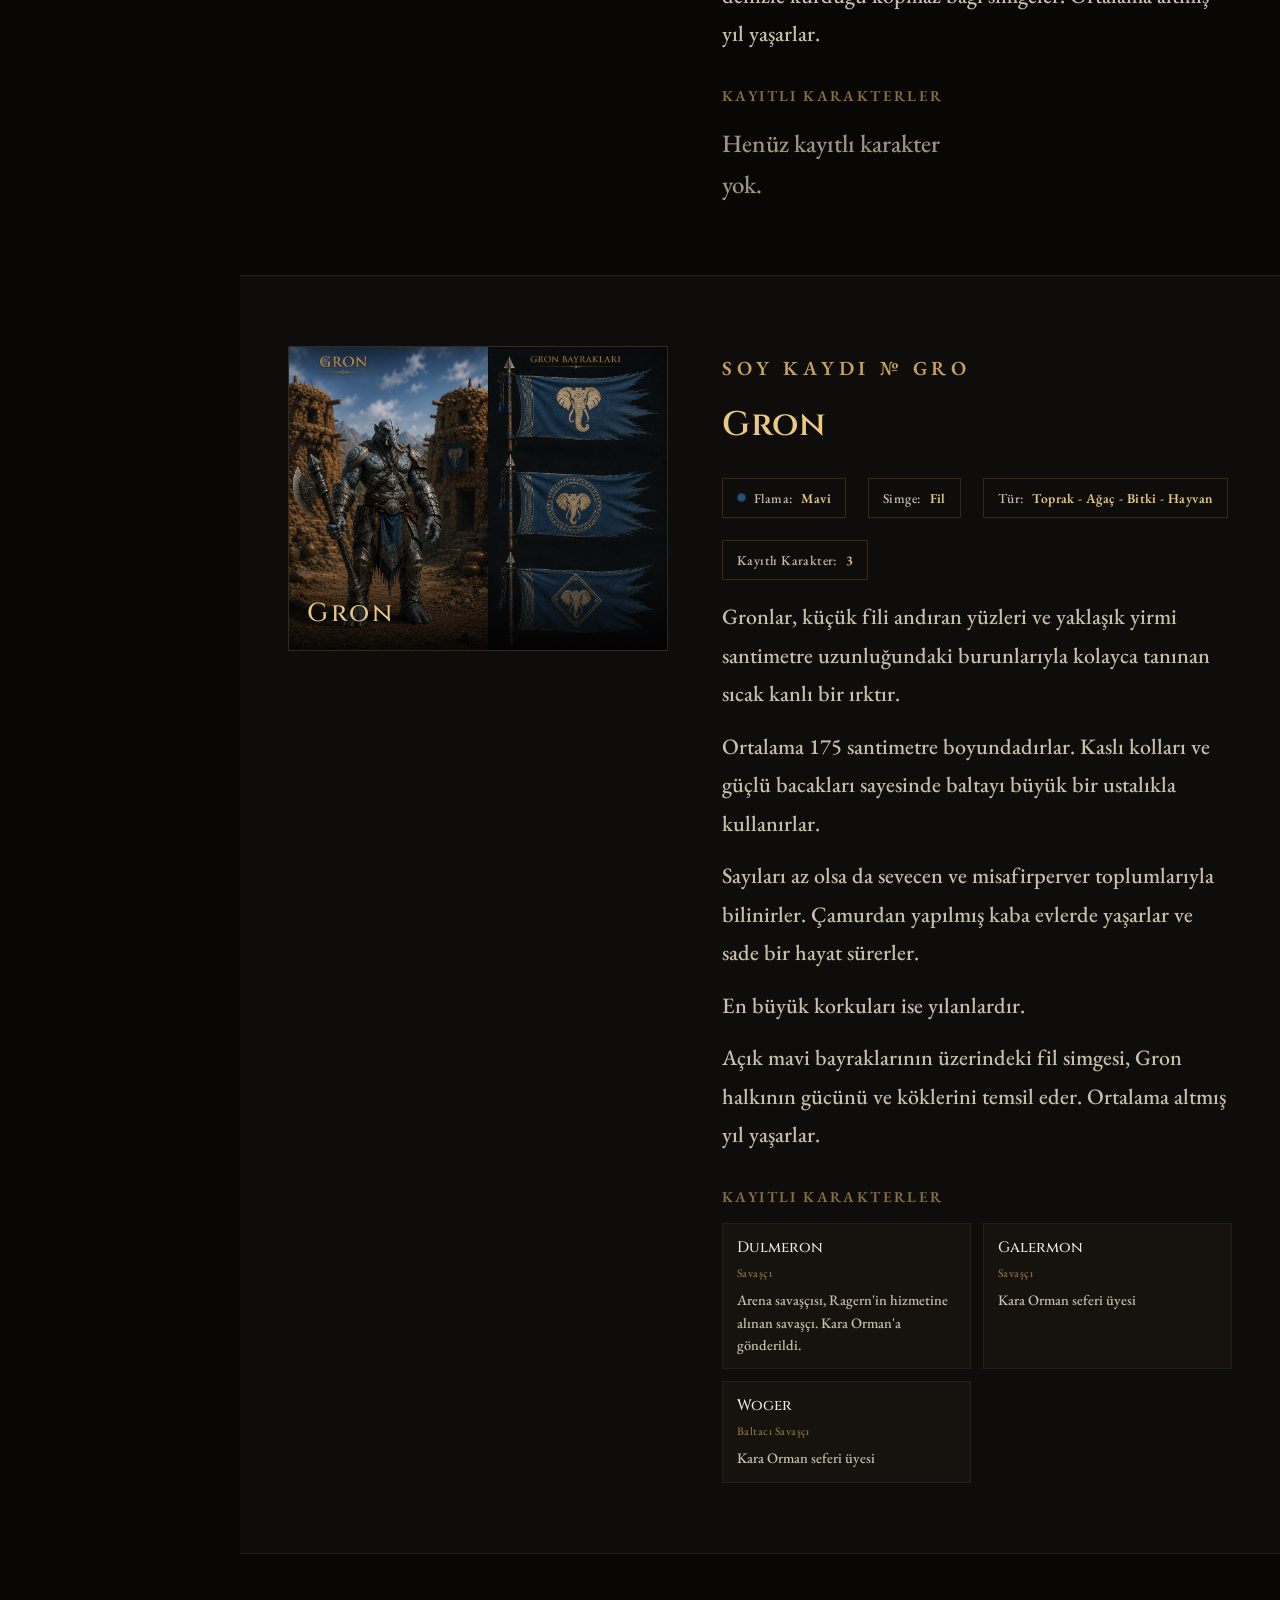
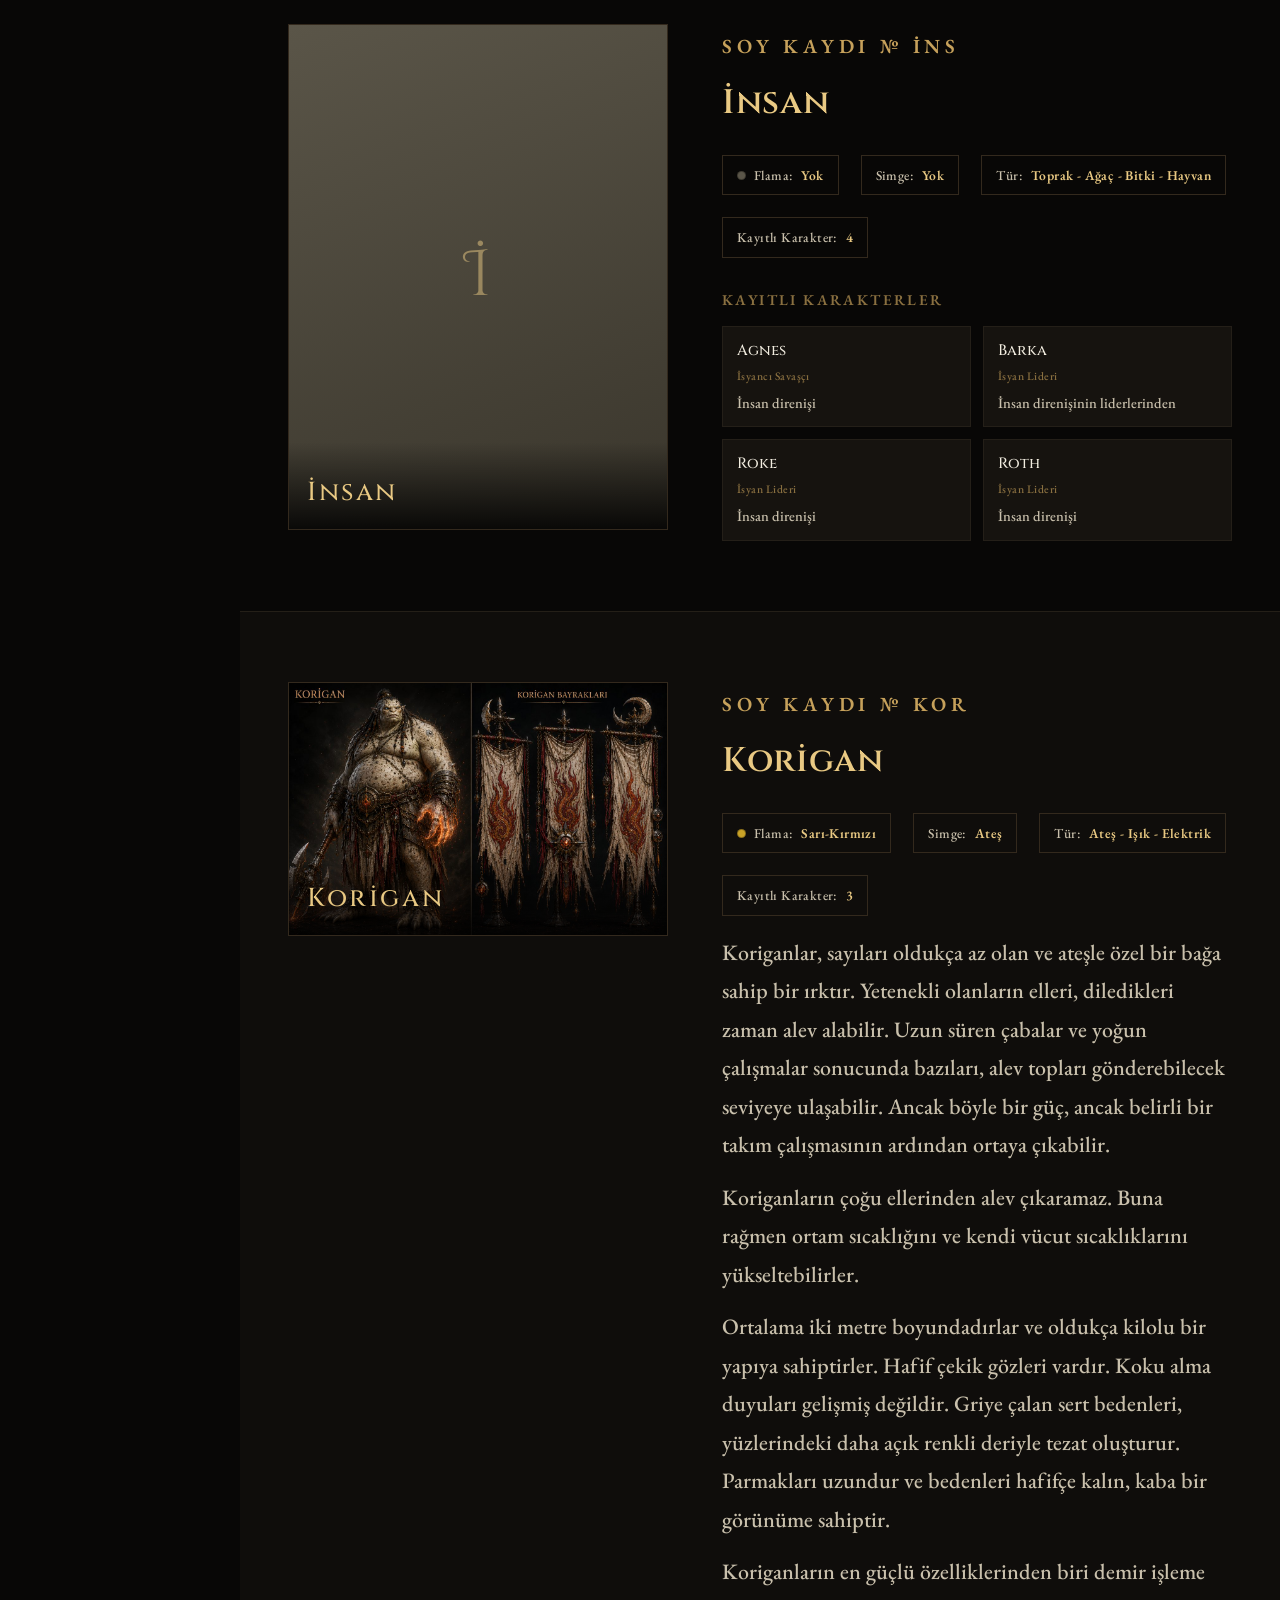
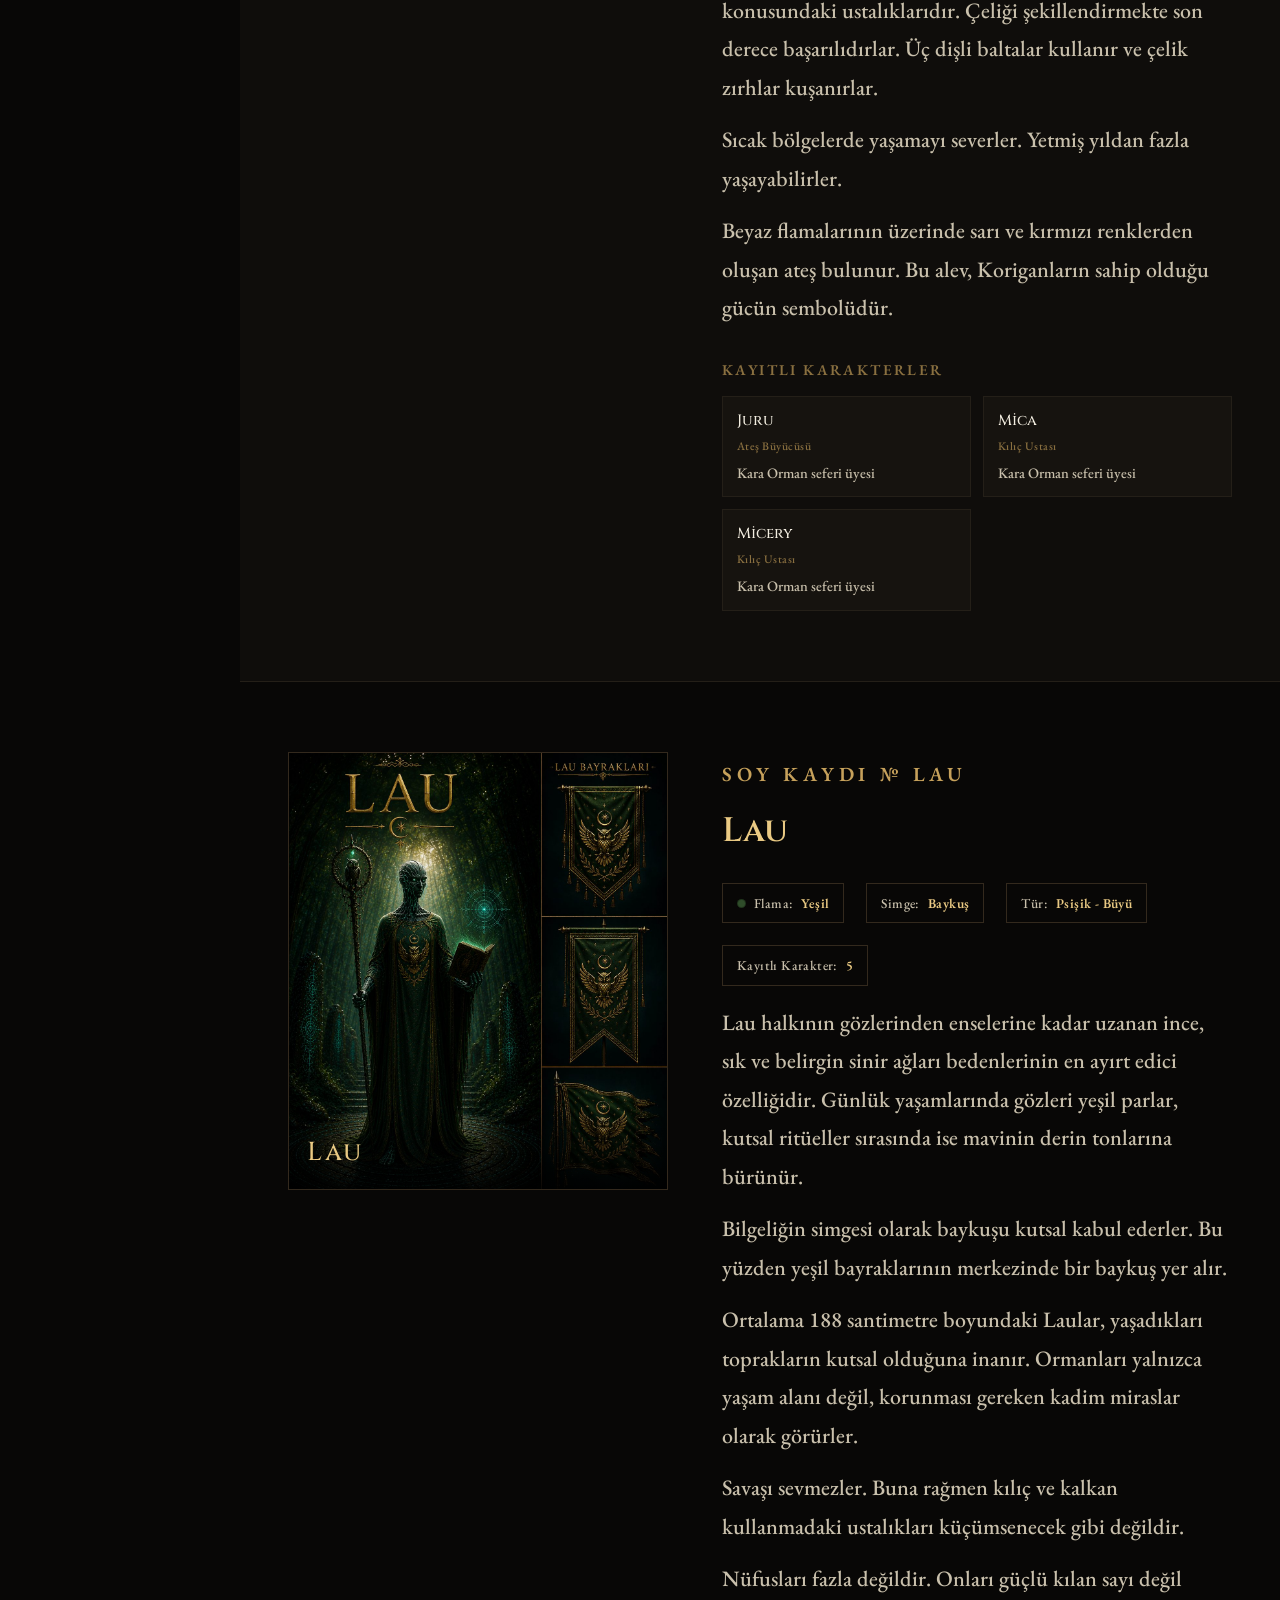
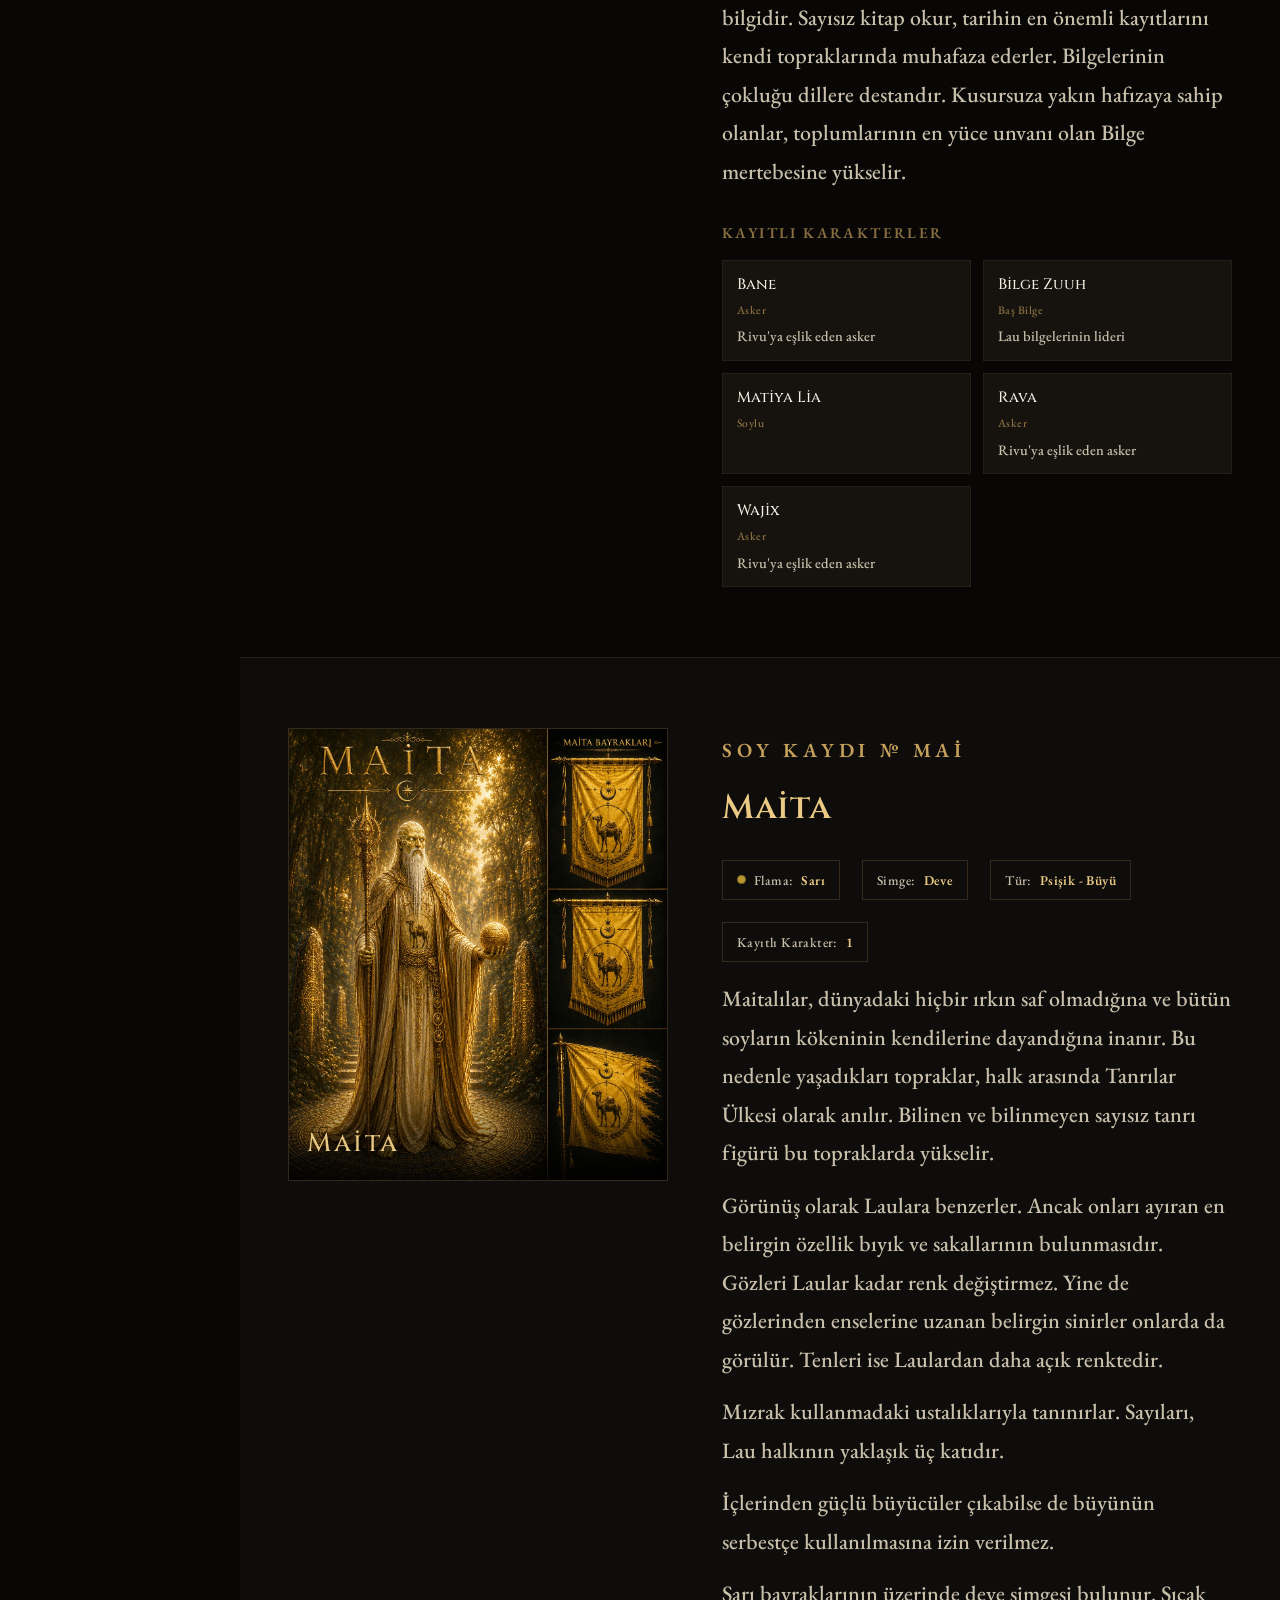
<file: irklar.html>
<!DOCTYPE html>
<html lang="tr">
<head>
<meta charset="UTF-8">
<meta name="viewport" content="width=device-width, initial-scale=1.0">
<title>Irklar · 7 Karanlık Evren Ansiklopedisi</title>
<meta name="description" content="7 Karanlık evreninin resmi ansiklopedisi: ırklar, karakterler, krallıklar ve kadim kronoloji.">
<link rel="preconnect" href="https://fonts.googleapis.com">
<link rel="stylesheet" href="assets/style.css">
<script src="data/data.js"></script>
<script src="assets/common.js"></script>

</head>
<body>
<div class="scrim"></div>
<div class="app">
  <aside class="sidebar">
    <div class="brand">
      <a href="index.html">
        <img src="assets/img/logo.png" alt="7 Karanlık Logosu">
        <span class="tagline">Evren Ansiklopedisi</span>
      </a>
    </div>
    <nav class="nav-main">
<a href="index.html"><svg viewBox="0 0 24 24" fill="none" stroke="currentColor" stroke-width="1.4"><path d="M3 11.5 12 4l9 7.5"/><path d="M5.5 10v9a1 1 0 0 0 1 1H10v-6h4v6h3.5a1 1 0 0 0 1-1v-9"/></svg><span>Ana Sayfa</span></a>
<a href="harita.html"><svg viewBox="0 0 24 24" fill="none" stroke="currentColor" stroke-width="1.4"><path d="M9 4 3 6v14l6-2 6 2 6-2V4l-6 2-6-2z"/><path d="M9 4v14M15 6v14"/></svg><span>Dünya Haritası</span></a>
<a href="irklar.html" class="active"><svg viewBox="0 0 24 24" fill="none" stroke="currentColor" stroke-width="1.4"><path d="M12 3l7 3v6c0 4.5-3 7.7-7 9-4-1.3-7-4.5-7-9V6l7-3z"/><path d="M9 12l2 2 4-4"/></svg><span>Irklar</span></a>
<a href="karakterler.html"><svg viewBox="0 0 24 24" fill="none" stroke="currentColor" stroke-width="1.4"><circle cx="9" cy="8" r="3.2"/><path d="M2.8 19c.6-3.4 3.2-5.4 6.2-5.4s5.6 2 6.2 5.4"/><circle cx="17" cy="8.5" r="2.4"/><path d="M16 13.4c2.4.2 4.4 2 4.9 4.9"/></svg><span>Karakterler</span></a>
<a href="evren.html"><svg viewBox="0 0 24 24" fill="none" stroke="currentColor" stroke-width="1.4"><circle cx="12" cy="12" r="9"/><path d="M3 12h18M12 3c2.5 2.6 3.8 5.7 3.8 9s-1.3 6.4-3.8 9c-2.5-2.6-3.8-5.7-3.8-9S9.5 5.6 12 3z"/></svg><span>Evren</span></a>
<a href="kronoloji.html"><svg viewBox="0 0 24 24" fill="none" stroke="currentColor" stroke-width="1.4"><circle cx="12" cy="12" r="9"/><path d="M12 7v5l3.2 2"/></svg><span>Kronoloji</span></a>
<a href="silahlar.html"><svg viewBox="0 0 24 24" fill="none" stroke="currentColor" stroke-width="1.4"><path d="M14.5 3.5 20.5 9.5 11.5 18.5 7 20l1.5-4.5 6-6z"/><path d="M17.5 6.5l2 2"/><path d="M4 20l4.5-4.5"/></svg><span>Silahlar</span></a>
<a href="galeri.html"><svg viewBox="0 0 24 24" fill="none" stroke="currentColor" stroke-width="1.4"><rect x="3" y="3" width="13" height="13" rx="1"/><circle cx="7" cy="7" r="1.3"/><path d="M3 13l3.5-3.5L10 13l3-3 3 3"/><path d="M8 21h13V8"/></svg><span>Galeri</span></a>
<a href="haberler.html"><svg viewBox="0 0 24 24" fill="none" stroke="currentColor" stroke-width="1.4"><rect x="3" y="4" width="18" height="16" rx="1.4"/><path d="M7 8.5h4M7 12h10M7 15.5h10"/></svg><span>Haberler</span></a>
<a href="test-irk.html"><svg viewBox="0 0 24 24" fill="none" stroke="currentColor" stroke-width="1.4"><circle cx="12" cy="12" r="9"/><path d="M9.2 9.3a2.8 2.8 0 0 1 5.4.9c0 1.9-2.6 2.1-2.6 3.8"/><circle cx="12" cy="17" r=".6" fill="currentColor" stroke="none"/></svg><span>Test: Hangi Irksın</span></a>
    </nav>
    <div class="sidebar-foot">
      "Karanlık, sadece ışığı yutmaz.<br>Gerçeği de gizler."
    </div>
  </aside>
  <div class="content">
    <header class="topbar">
      <button class="menu-toggle" aria-label="Menü"><svg viewBox="0 0 24 24" fill="none" stroke="currentColor" stroke-width="1.6"><path d="M4 7h16M4 12h16M4 17h16"/></svg></button>
      <div class="search-box">
        <svg viewBox="0 0 24 24" fill="none" stroke="currentColor" stroke-width="1.6"><circle cx="10.5" cy="10.5" r="6.5"/><path d="M20 20l-4.6-4.6"/></svg>
        <input type="text" placeholder="Karakter, ırk veya yer ara..." data-global-search>
      </div>
      <nav class="topnav">
<a href="index.html">Ana Sayfa</a>
<a href="harita.html">Dünya Haritası</a>
<a href="irklar.html" class="active">Irklar</a>
<a href="karakterler.html">Karakterler</a>
<a href="evren.html">Evren</a>
<a href="kronoloji.html">Kronoloji</a>
<a href="silahlar.html">Silahlar</a>
<a href="galeri.html">Galeri</a>
<a href="haberler.html">Haberler</a>
<a href="test-irk.html">Test: Hangi Irksın</a>
        <a href="irklar.html" class="cta">Ansiklopedi</a>
      </nav>
    </header>
    
    <section class="hero" style="padding:60px 48px;">
      <div class="hero-inner" style="max-width:700px;">
        <span class="eyebrow">Ansiklopedi · Soylar</span>
        <h1 style="font-size:clamp(38px,5vw,58px);">Irklar</h1>
        <p class="hero-lore">Yedi krallığın topraklarında 19 farklı soy yaşar — her biri kendi bayrağı, simgesi ve inancıyla. Kimi ateşten doğar, kimi denizin derinliklerinden. Bir karta dokunun, soyun kaydını açın.</p>
      </div>
    </section>
    <section class="section tight">
      <div class="race-grid" id="raceGrid"></div>
    </section>
    <div id="raceDetails"></div>

    <script>
      function slugify(ad){
        return ad.toLowerCase().replace(/[^a-z0-9]+/g, '-').replace(/^-+|-+$/g, '');
      }

      const raceGrid = document.getElementById('raceGrid');
      const raceDetails = document.getElementById('raceDetails');

      raceGrid.innerHTML = SITE_DATA.irklar.map(irk => {
        const slug = slugify(irk.ad);
        const [c1, c2] = irk.renkHex || ['#5a5548', '#3a362c'];
        const thumb = irk.resimVar
          ? `<div class="thumb-wrap"><img src="assets/img/thumb/${irk.ad}.jpg" alt="${irk.ad} ırkı" loading="lazy"></div>`
          : `<div class="thumb-wrap" style="display:flex;align-items:center;justify-content:center;background:linear-gradient(160deg,${c1},${c2});"><span style="font-family:var(--font-deco);font-size:40px;color:rgba(233,201,131,.5);">${irk.ad.charAt(0)}</span></div>`;
        return `
      <a class="race-card" href="#${slug}">
        ${thumb}
        <div class="swatch"><span style="background:${c1}"></span><span style="background:${c2}"></span></div>
        <div class="info">
          <div class="name">${irk.ad}</div>
          <div class="sub">${irk.simge || 'Yok'}</div>
        </div>
      </a>`;
      }).join('');

      raceDetails.innerHTML = SITE_DATA.irklar.map(irk => {
        const slug = slugify(irk.ad);
        const [c1, c2] = irk.renkHex || ['#5a5548', '#3a362c'];
        const kod = irk.ad.toLocaleUpperCase('tr').slice(0, 3);
        const portrait = irk.resimVar
          ? `<img src="assets/img/full/${irk.ad}.jpg" alt="${irk.ad} ırkı tasviri">`
          : `<div style="width:100%;aspect-ratio:3/4;display:flex;align-items:center;justify-content:center;background:linear-gradient(160deg,${c1},${c2});"><span style="font-family:var(--font-deco);font-size:64px;color:rgba(233,201,131,.5);">${irk.ad.charAt(0)}</span></div>`;
        const lore = irk.aciklama ? `<div class="race-lore">${irk.aciklama}</div>` : '';
        const chars = (irk.karakterler || []).map(k => `
        <div class="char-chip">
          <div class="n">${k.ad}</div>
          <div class="t">${k.unvan || ''}</div>
          <div class="g">${k.gorev || ''}</div>
        </div>`).join('');
        return `
    <article class="race-detail" id="${slug}">
      <div class="race-detail-inner">
        <div class="race-portrait">
            ${portrait}
            <div class="tag">${irk.ad}</div>
          </div>
        <div class="race-text">
          <span class="eyebrow">Soy Kaydı № ${kod}</span>
          <h2 style="font-size:34px;margin-top:10px;">${irk.ad}</h2>
          <div class="race-meta">
            <div class="meta-pill"><span class="dot" style="background:${c1}"></span> Flama: <b>${irk.renk || 'Yok'}</b></div>
            <div class="meta-pill">Simge: <b>${irk.simge || 'Yok'}</b></div>
            <div class="meta-pill">Tür: <b>${irk.element || 'Bilinmiyor'}</b></div>
            <div class="meta-pill">Kayıtlı Karakter: <b>${(irk.karakterler || []).length}</b></div>
          </div>
          ${lore}
          <h3>Kayıtlı Karakterler</h3>
          <div class="char-list">${chars || '<p style="font-family:var(--font-ui);color:var(--text-faint);">Henüz kayıtlı karakter yok.</p>'}</div>
        </div>
      </div>
    </article>`;
      }).join('');
    </script>

    <footer class="site-footer">
      <div class="quote">"Güç, iradeye boyun eğer. Ama sadakat, ölümü bile yener."</div>
      <div class="rights"><span class="big">7</span>© 7 Karanlık Evreni — Tüm hakları saklıdır.</div>
    </footer>
  </div>
</div>
</body>
</html>
</file>
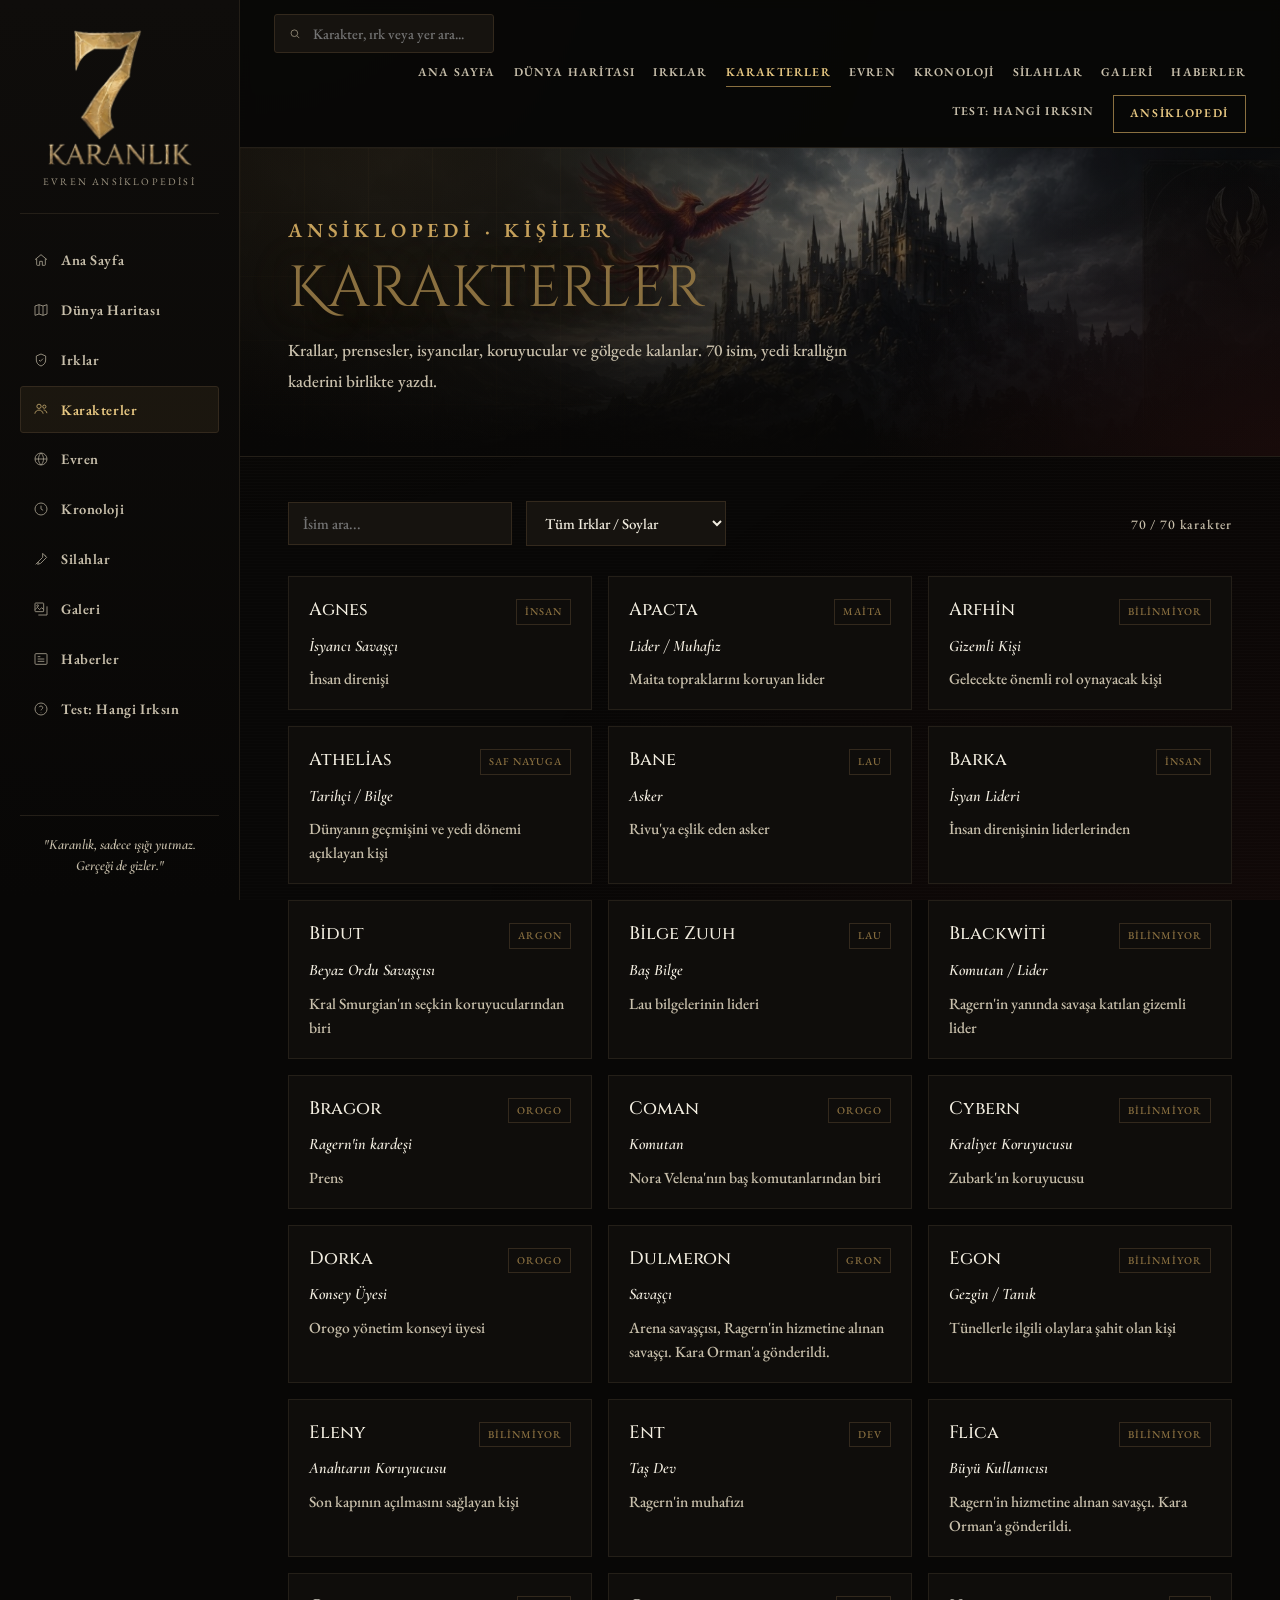
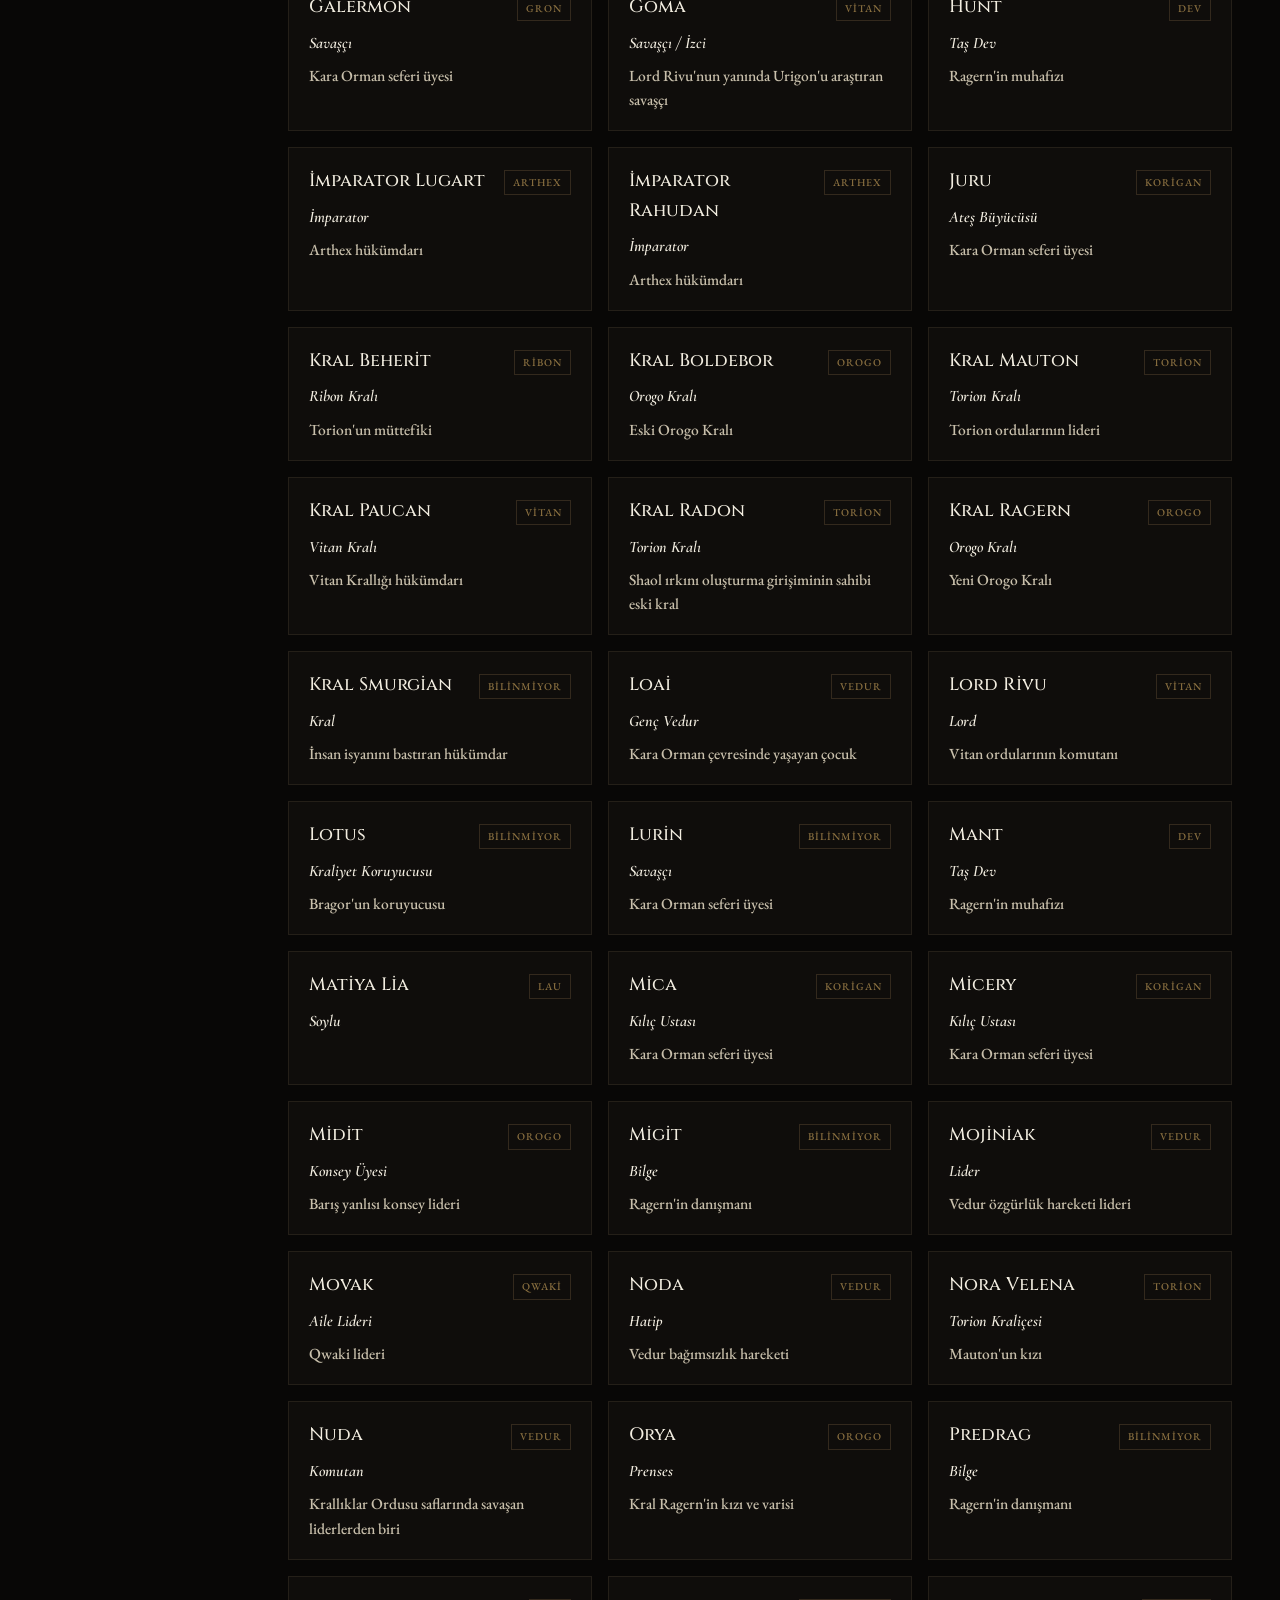
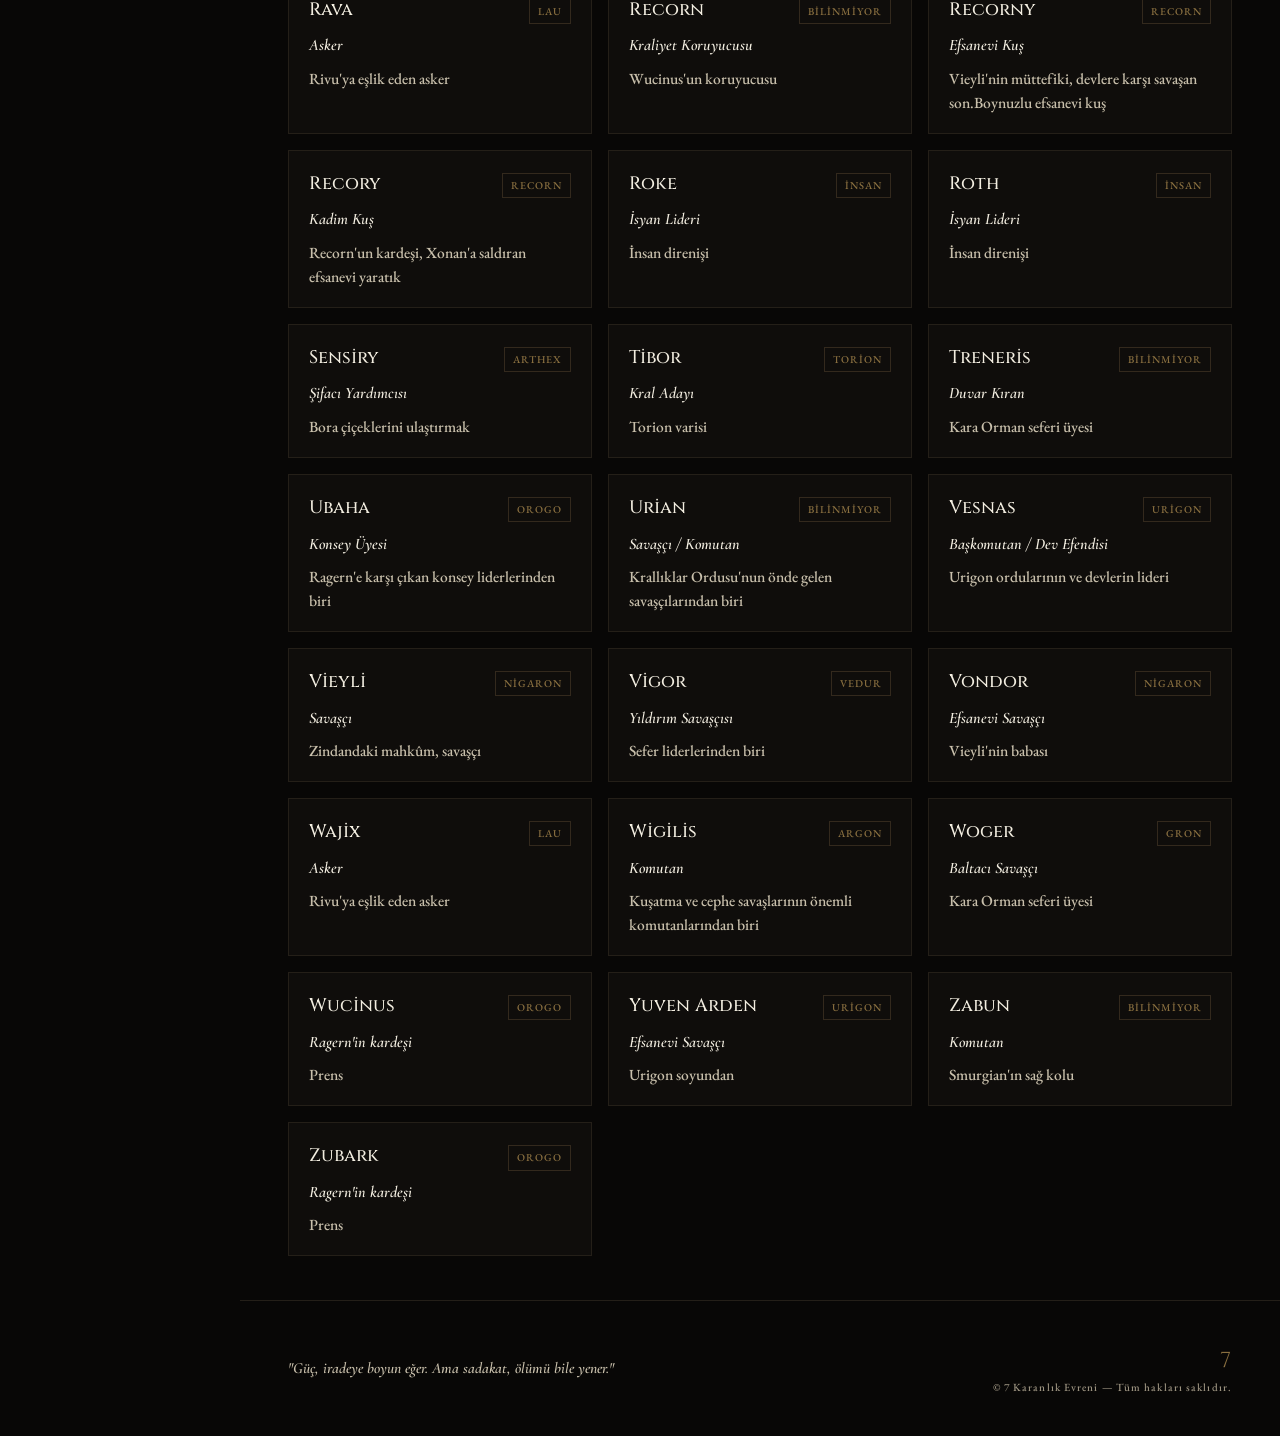
<file: karakterler.html>
<!DOCTYPE html>
<html lang="tr">
<head>
<meta charset="UTF-8">
<meta name="viewport" content="width=device-width, initial-scale=1.0">
<title>Karakterler · 7 Karanlık Evren Ansiklopedisi</title>
<meta name="description" content="7 Karanlık evreninin resmi ansiklopedisi: ırklar, karakterler, krallıklar ve kadim kronoloji.">
<link rel="preconnect" href="https://fonts.googleapis.com">
<link rel="stylesheet" href="assets/style.css">
<script src="data/data.js"></script>
<script src="assets/common.js"></script>

</head>
<body>
<div class="scrim"></div>
<div class="app">
  <aside class="sidebar">
    <div class="brand">
      <a href="index.html">
        <img src="assets/img/logo.png" alt="7 Karanlık Logosu">
        <span class="tagline">Evren Ansiklopedisi</span>
      </a>
    </div>
    <nav class="nav-main">
<a href="index.html"><svg viewBox="0 0 24 24" fill="none" stroke="currentColor" stroke-width="1.4"><path d="M3 11.5 12 4l9 7.5"/><path d="M5.5 10v9a1 1 0 0 0 1 1H10v-6h4v6h3.5a1 1 0 0 0 1-1v-9"/></svg><span>Ana Sayfa</span></a>
<a href="harita.html"><svg viewBox="0 0 24 24" fill="none" stroke="currentColor" stroke-width="1.4"><path d="M9 4 3 6v14l6-2 6 2 6-2V4l-6 2-6-2z"/><path d="M9 4v14M15 6v14"/></svg><span>Dünya Haritası</span></a>
<a href="irklar.html"><svg viewBox="0 0 24 24" fill="none" stroke="currentColor" stroke-width="1.4"><path d="M12 3l7 3v6c0 4.5-3 7.7-7 9-4-1.3-7-4.5-7-9V6l7-3z"/><path d="M9 12l2 2 4-4"/></svg><span>Irklar</span></a>
<a href="karakterler.html" class="active"><svg viewBox="0 0 24 24" fill="none" stroke="currentColor" stroke-width="1.4"><circle cx="9" cy="8" r="3.2"/><path d="M2.8 19c.6-3.4 3.2-5.4 6.2-5.4s5.6 2 6.2 5.4"/><circle cx="17" cy="8.5" r="2.4"/><path d="M16 13.4c2.4.2 4.4 2 4.9 4.9"/></svg><span>Karakterler</span></a>
<a href="evren.html"><svg viewBox="0 0 24 24" fill="none" stroke="currentColor" stroke-width="1.4"><circle cx="12" cy="12" r="9"/><path d="M3 12h18M12 3c2.5 2.6 3.8 5.7 3.8 9s-1.3 6.4-3.8 9c-2.5-2.6-3.8-5.7-3.8-9S9.5 5.6 12 3z"/></svg><span>Evren</span></a>
<a href="kronoloji.html"><svg viewBox="0 0 24 24" fill="none" stroke="currentColor" stroke-width="1.4"><circle cx="12" cy="12" r="9"/><path d="M12 7v5l3.2 2"/></svg><span>Kronoloji</span></a>
<a href="silahlar.html"><svg viewBox="0 0 24 24" fill="none" stroke="currentColor" stroke-width="1.4"><path d="M14.5 3.5 20.5 9.5 11.5 18.5 7 20l1.5-4.5 6-6z"/><path d="M17.5 6.5l2 2"/><path d="M4 20l4.5-4.5"/></svg><span>Silahlar</span></a>
<a href="galeri.html"><svg viewBox="0 0 24 24" fill="none" stroke="currentColor" stroke-width="1.4"><rect x="3" y="3" width="13" height="13" rx="1"/><circle cx="7" cy="7" r="1.3"/><path d="M3 13l3.5-3.5L10 13l3-3 3 3"/><path d="M8 21h13V8"/></svg><span>Galeri</span></a>
<a href="haberler.html"><svg viewBox="0 0 24 24" fill="none" stroke="currentColor" stroke-width="1.4"><rect x="3" y="4" width="18" height="16" rx="1.4"/><path d="M7 8.5h4M7 12h10M7 15.5h10"/></svg><span>Haberler</span></a>
<a href="test-irk.html"><svg viewBox="0 0 24 24" fill="none" stroke="currentColor" stroke-width="1.4"><circle cx="12" cy="12" r="9"/><path d="M9.2 9.3a2.8 2.8 0 0 1 5.4.9c0 1.9-2.6 2.1-2.6 3.8"/><circle cx="12" cy="17" r=".6" fill="currentColor" stroke="none"/></svg><span>Test: Hangi Irksın</span></a>
    </nav>
    <div class="sidebar-foot">
      "Karanlık, sadece ışığı yutmaz.<br>Gerçeği de gizler."
    </div>
  </aside>
  <div class="content">
    <header class="topbar">
      <button class="menu-toggle" aria-label="Menü"><svg viewBox="0 0 24 24" fill="none" stroke="currentColor" stroke-width="1.6"><path d="M4 7h16M4 12h16M4 17h16"/></svg></button>
      <div class="search-box">
        <svg viewBox="0 0 24 24" fill="none" stroke="currentColor" stroke-width="1.6"><circle cx="10.5" cy="10.5" r="6.5"/><path d="M20 20l-4.6-4.6"/></svg>
        <input type="text" placeholder="Karakter, ırk veya yer ara..." data-global-search>
      </div>
      <nav class="topnav">
<a href="index.html">Ana Sayfa</a>
<a href="harita.html">Dünya Haritası</a>
<a href="irklar.html">Irklar</a>
<a href="karakterler.html" class="active">Karakterler</a>
<a href="evren.html">Evren</a>
<a href="kronoloji.html">Kronoloji</a>
<a href="silahlar.html">Silahlar</a>
<a href="galeri.html">Galeri</a>
<a href="haberler.html">Haberler</a>
<a href="test-irk.html">Test: Hangi Irksın</a>
        <a href="irklar.html" class="cta">Ansiklopedi</a>
      </nav>
    </header>
    
    <section class="hero" style="padding:60px 48px;">
      <div class="hero-inner" style="max-width:700px;">
        <span class="eyebrow">Ansiklopedi · Kişiler</span>
        <h1 style="font-size:clamp(38px,5vw,58px);">Karakterler</h1>
        <p class="hero-lore">Krallar, prensesler, isyancılar, koruyucular ve gölgede kalanlar. 70 isim, yedi krallığın kaderini birlikte yazdı.</p>
      </div>
    </section>
    <section class="section tight">
      <div class="toolbar">
        <input type="text" id="charSearch" placeholder="İsim ara...">
        <select id="raceFilter">
          <option value="">Tüm Irklar / Soylar</option>
          <option value="Argon">Argon</option><option value="Arthex">Arthex</option><option value="Bilinmiyor">Bilinmiyor</option><option value="Dev">Dev</option><option value="Gron">Gron</option><option value="Korigan">Korigan</option><option value="Lau">Lau</option><option value="Maita">Maita</option><option value="Nigaron">Nigaron</option><option value="Orogo">Orogo</option><option value="Qwaki">Qwaki</option><option value="Recorn">Recorn</option><option value="Ribon">Ribon</option><option value="Saf Nayuga">Saf Nayuga</option><option value="Torion">Torion</option><option value="Urigon">Urigon</option><option value="Vedur">Vedur</option><option value="Vitan">Vitan</option><option value="İnsan">İnsan</option>
        </select>
        <span class="count-badge" id="charCount"></span>
      </div>
      <div class="char-grid" id="charGrid"></div>
    </section>
    <script>
      const grid = document.getElementById('charGrid');
      const searchEl = document.getElementById('charSearch');
      const raceEl = document.getElementById('raceFilter');
      const countEl = document.getElementById('charCount');

      function render(){
        const q = searchEl.value.trim().toLocaleLowerCase('tr');
        const race = raceEl.value;
        const list = SITE_DATA.karakterler.filter(k => {
          const irk = k.irk || 'Bilinmiyor';
          const matchRace = !race || irk === race;
          const matchQ = !q || (k.ad || '').toLocaleLowerCase('tr').includes(q);
          return matchRace && matchQ;
        });
        countEl.textContent = list.length + ' / ' + SITE_DATA.karakterler.length + ' karakter';
        grid.innerHTML = list.map(k => `
          <div class="char-card">
            <div class="row1">
              <span class="name">${k.ad}</span>
              <span class="race-tag">${k.irk || 'Bilinmiyor'}</span>
            </div>
            <div class="title">${k.unvan || ''}</div>
            ${k.gorev ? `<div class="role">${k.gorev}</div>` : ''}
          </div>
        `).join('') || '<p style="font-family:var(--font-ui);color:var(--text-faint);">Eşleşen karakter bulunamadı.</p>';
      }
      searchEl.addEventListener('input', render);
      raceEl.addEventListener('change', render);
      const initialQ = qs('q');
      if(initialQ){ searchEl.value = initialQ; }
      render();
    </script>

    <footer class="site-footer">
      <div class="quote">"Güç, iradeye boyun eğer. Ama sadakat, ölümü bile yener."</div>
      <div class="rights"><span class="big">7</span>© 7 Karanlık Evreni — Tüm hakları saklıdır.</div>
    </footer>
  </div>
</div>
</body>
</html>
</file>
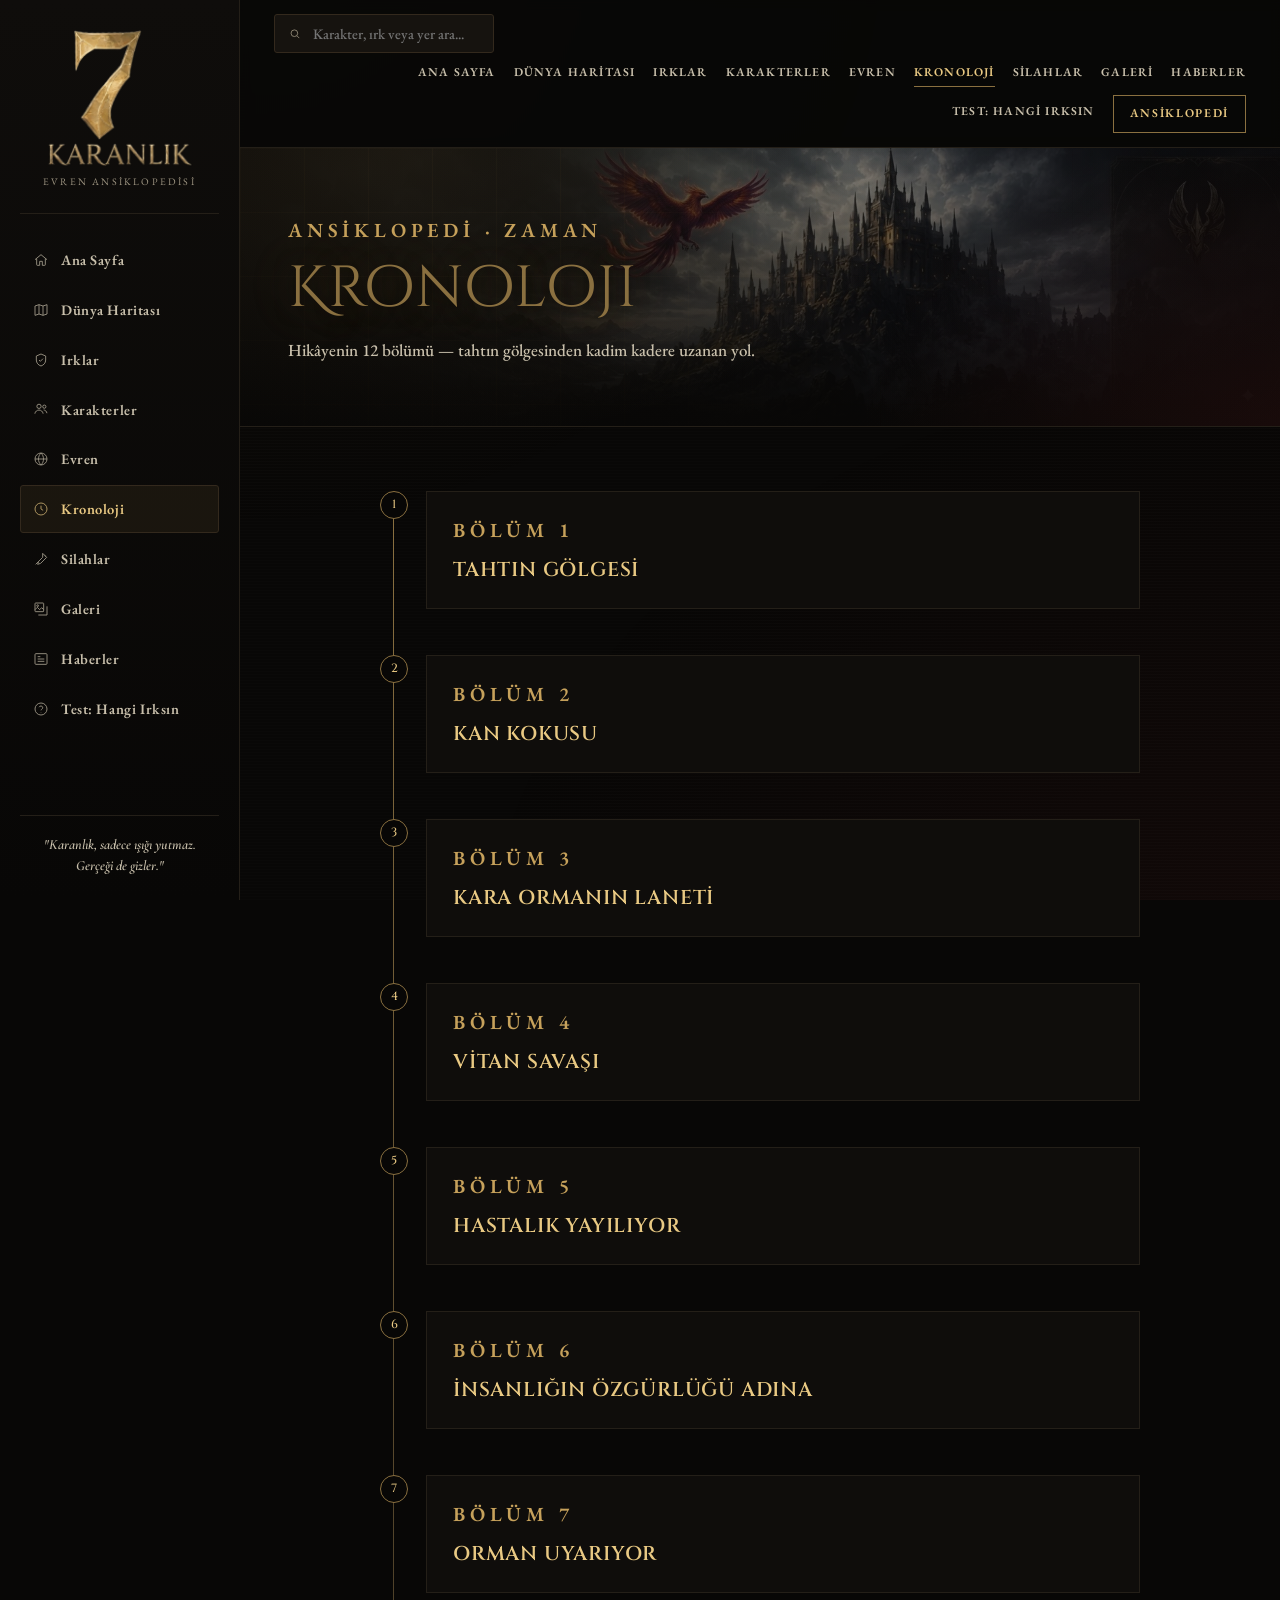
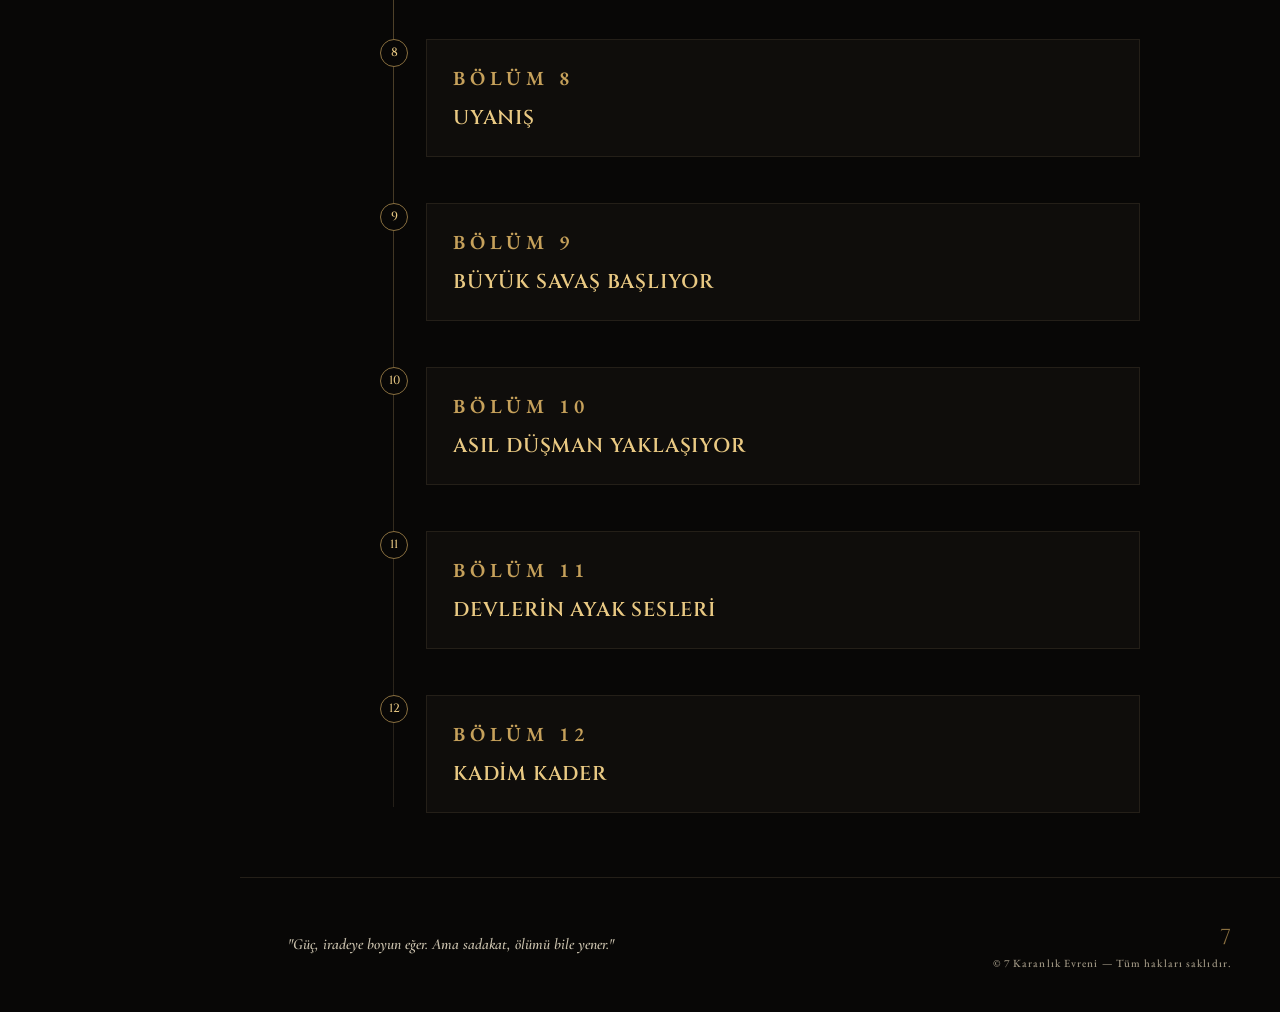
<file: kronoloji.html>
<!DOCTYPE html>
<html lang="tr">
<head>
<meta charset="UTF-8">
<meta name="viewport" content="width=device-width, initial-scale=1.0">
<title>Kronoloji · 7 Karanlık Evren Ansiklopedisi</title>
<meta name="description" content="7 Karanlık evreninin resmi ansiklopedisi: ırklar, karakterler, krallıklar ve kadim kronoloji.">
<link rel="preconnect" href="https://fonts.googleapis.com">
<link rel="stylesheet" href="assets/style.css">
<script src="data/data.js"></script>
<script src="assets/common.js"></script>

</head>
<body>
<div class="scrim"></div>
<div class="app">
  <aside class="sidebar">
    <div class="brand">
      <a href="index.html">
        <img src="assets/img/logo.png" alt="7 Karanlık Logosu">
        <span class="tagline">Evren Ansiklopedisi</span>
      </a>
    </div>
    <nav class="nav-main">
<a href="index.html"><svg viewBox="0 0 24 24" fill="none" stroke="currentColor" stroke-width="1.4"><path d="M3 11.5 12 4l9 7.5"/><path d="M5.5 10v9a1 1 0 0 0 1 1H10v-6h4v6h3.5a1 1 0 0 0 1-1v-9"/></svg><span>Ana Sayfa</span></a>
<a href="harita.html"><svg viewBox="0 0 24 24" fill="none" stroke="currentColor" stroke-width="1.4"><path d="M9 4 3 6v14l6-2 6 2 6-2V4l-6 2-6-2z"/><path d="M9 4v14M15 6v14"/></svg><span>Dünya Haritası</span></a>
<a href="irklar.html"><svg viewBox="0 0 24 24" fill="none" stroke="currentColor" stroke-width="1.4"><path d="M12 3l7 3v6c0 4.5-3 7.7-7 9-4-1.3-7-4.5-7-9V6l7-3z"/><path d="M9 12l2 2 4-4"/></svg><span>Irklar</span></a>
<a href="karakterler.html"><svg viewBox="0 0 24 24" fill="none" stroke="currentColor" stroke-width="1.4"><circle cx="9" cy="8" r="3.2"/><path d="M2.8 19c.6-3.4 3.2-5.4 6.2-5.4s5.6 2 6.2 5.4"/><circle cx="17" cy="8.5" r="2.4"/><path d="M16 13.4c2.4.2 4.4 2 4.9 4.9"/></svg><span>Karakterler</span></a>
<a href="evren.html"><svg viewBox="0 0 24 24" fill="none" stroke="currentColor" stroke-width="1.4"><circle cx="12" cy="12" r="9"/><path d="M3 12h18M12 3c2.5 2.6 3.8 5.7 3.8 9s-1.3 6.4-3.8 9c-2.5-2.6-3.8-5.7-3.8-9S9.5 5.6 12 3z"/></svg><span>Evren</span></a>
<a href="kronoloji.html" class="active"><svg viewBox="0 0 24 24" fill="none" stroke="currentColor" stroke-width="1.4"><circle cx="12" cy="12" r="9"/><path d="M12 7v5l3.2 2"/></svg><span>Kronoloji</span></a>
<a href="silahlar.html"><svg viewBox="0 0 24 24" fill="none" stroke="currentColor" stroke-width="1.4"><path d="M14.5 3.5 20.5 9.5 11.5 18.5 7 20l1.5-4.5 6-6z"/><path d="M17.5 6.5l2 2"/><path d="M4 20l4.5-4.5"/></svg><span>Silahlar</span></a>
<a href="galeri.html"><svg viewBox="0 0 24 24" fill="none" stroke="currentColor" stroke-width="1.4"><rect x="3" y="3" width="13" height="13" rx="1"/><circle cx="7" cy="7" r="1.3"/><path d="M3 13l3.5-3.5L10 13l3-3 3 3"/><path d="M8 21h13V8"/></svg><span>Galeri</span></a>
<a href="haberler.html"><svg viewBox="0 0 24 24" fill="none" stroke="currentColor" stroke-width="1.4"><rect x="3" y="4" width="18" height="16" rx="1.4"/><path d="M7 8.5h4M7 12h10M7 15.5h10"/></svg><span>Haberler</span></a>
<a href="test-irk.html"><svg viewBox="0 0 24 24" fill="none" stroke="currentColor" stroke-width="1.4"><circle cx="12" cy="12" r="9"/><path d="M9.2 9.3a2.8 2.8 0 0 1 5.4.9c0 1.9-2.6 2.1-2.6 3.8"/><circle cx="12" cy="17" r=".6" fill="currentColor" stroke="none"/></svg><span>Test: Hangi Irksın</span></a>
    </nav>
    <div class="sidebar-foot">
      "Karanlık, sadece ışığı yutmaz.<br>Gerçeği de gizler."
    </div>
  </aside>
  <div class="content">
    <header class="topbar">
      <button class="menu-toggle" aria-label="Menü"><svg viewBox="0 0 24 24" fill="none" stroke="currentColor" stroke-width="1.6"><path d="M4 7h16M4 12h16M4 17h16"/></svg></button>
      <div class="search-box">
        <svg viewBox="0 0 24 24" fill="none" stroke="currentColor" stroke-width="1.6"><circle cx="10.5" cy="10.5" r="6.5"/><path d="M20 20l-4.6-4.6"/></svg>
        <input type="text" placeholder="Karakter, ırk veya yer ara..." data-global-search>
      </div>
      <nav class="topnav">
<a href="index.html">Ana Sayfa</a>
<a href="harita.html">Dünya Haritası</a>
<a href="irklar.html">Irklar</a>
<a href="karakterler.html">Karakterler</a>
<a href="evren.html">Evren</a>
<a href="kronoloji.html" class="active">Kronoloji</a>
<a href="silahlar.html">Silahlar</a>
<a href="galeri.html">Galeri</a>
<a href="haberler.html">Haberler</a>
<a href="test-irk.html">Test: Hangi Irksın</a>
        <a href="irklar.html" class="cta">Ansiklopedi</a>
      </nav>
    </header>
    
    <section class="hero" style="padding:60px 48px;">
      <div class="hero-inner" style="max-width:700px;">
        <span class="eyebrow">Ansiklopedi · Zaman</span>
        <h1 style="font-size:clamp(38px,5vw,58px);">Kronoloji</h1>
        <p class="hero-lore">Hikâyenin 12 bölümü — tahtın gölgesinden kadim kadere uzanan yol.</p>
      </div>
    </section>
    <section class="section">
      <div class="timeline">
    <div class="tl-item" data-n="1">
      <div class="card">
        <span class="eyebrow">Bölüm 1</span>
        <h3>TAHTIN GÖLGESİ</h3>
      </div>
    </div>
    <div class="tl-item" data-n="2">
      <div class="card">
        <span class="eyebrow">Bölüm 2</span>
        <h3>KAN KOKUSU</h3>
      </div>
    </div>
    <div class="tl-item" data-n="3">
      <div class="card">
        <span class="eyebrow">Bölüm 3</span>
        <h3>KARA ORMANIN LANETİ</h3>
      </div>
    </div>
    <div class="tl-item" data-n="4">
      <div class="card">
        <span class="eyebrow">Bölüm 4</span>
        <h3>VİTAN SAVAŞI</h3>
      </div>
    </div>
    <div class="tl-item" data-n="5">
      <div class="card">
        <span class="eyebrow">Bölüm 5</span>
        <h3>HASTALIK YAYILIYOR</h3>
      </div>
    </div>
    <div class="tl-item" data-n="6">
      <div class="card">
        <span class="eyebrow">Bölüm 6</span>
        <h3>İNSANLIĞIN ÖZGÜRLÜĞÜ ADINA</h3>
      </div>
    </div>
    <div class="tl-item" data-n="7">
      <div class="card">
        <span class="eyebrow">Bölüm 7</span>
        <h3>ORMAN UYARIYOR</h3>
      </div>
    </div>
    <div class="tl-item" data-n="8">
      <div class="card">
        <span class="eyebrow">Bölüm 8</span>
        <h3>UYANIŞ</h3>
      </div>
    </div>
    <div class="tl-item" data-n="9">
      <div class="card">
        <span class="eyebrow">Bölüm 9</span>
        <h3>BÜYÜK SAVAŞ BAŞLIYOR</h3>
      </div>
    </div>
    <div class="tl-item" data-n="10">
      <div class="card">
        <span class="eyebrow">Bölüm 10</span>
        <h3>ASIL DÜŞMAN YAKLAŞIYOR</h3>
      </div>
    </div>
    <div class="tl-item" data-n="11">
      <div class="card">
        <span class="eyebrow">Bölüm 11</span>
        <h3>DEVLERİN AYAK SESLERİ</h3>
      </div>
    </div>
    <div class="tl-item" data-n="12">
      <div class="card">
        <span class="eyebrow">Bölüm 12</span>
        <h3>KADİM KADER</h3>
      </div>
    </div>
      </div>
    </section>

    <footer class="site-footer">
      <div class="quote">"Güç, iradeye boyun eğer. Ama sadakat, ölümü bile yener."</div>
      <div class="rights"><span class="big">7</span>© 7 Karanlık Evreni — Tüm hakları saklıdır.</div>
    </footer>
  </div>
</div>
</body>
</html>
</file>
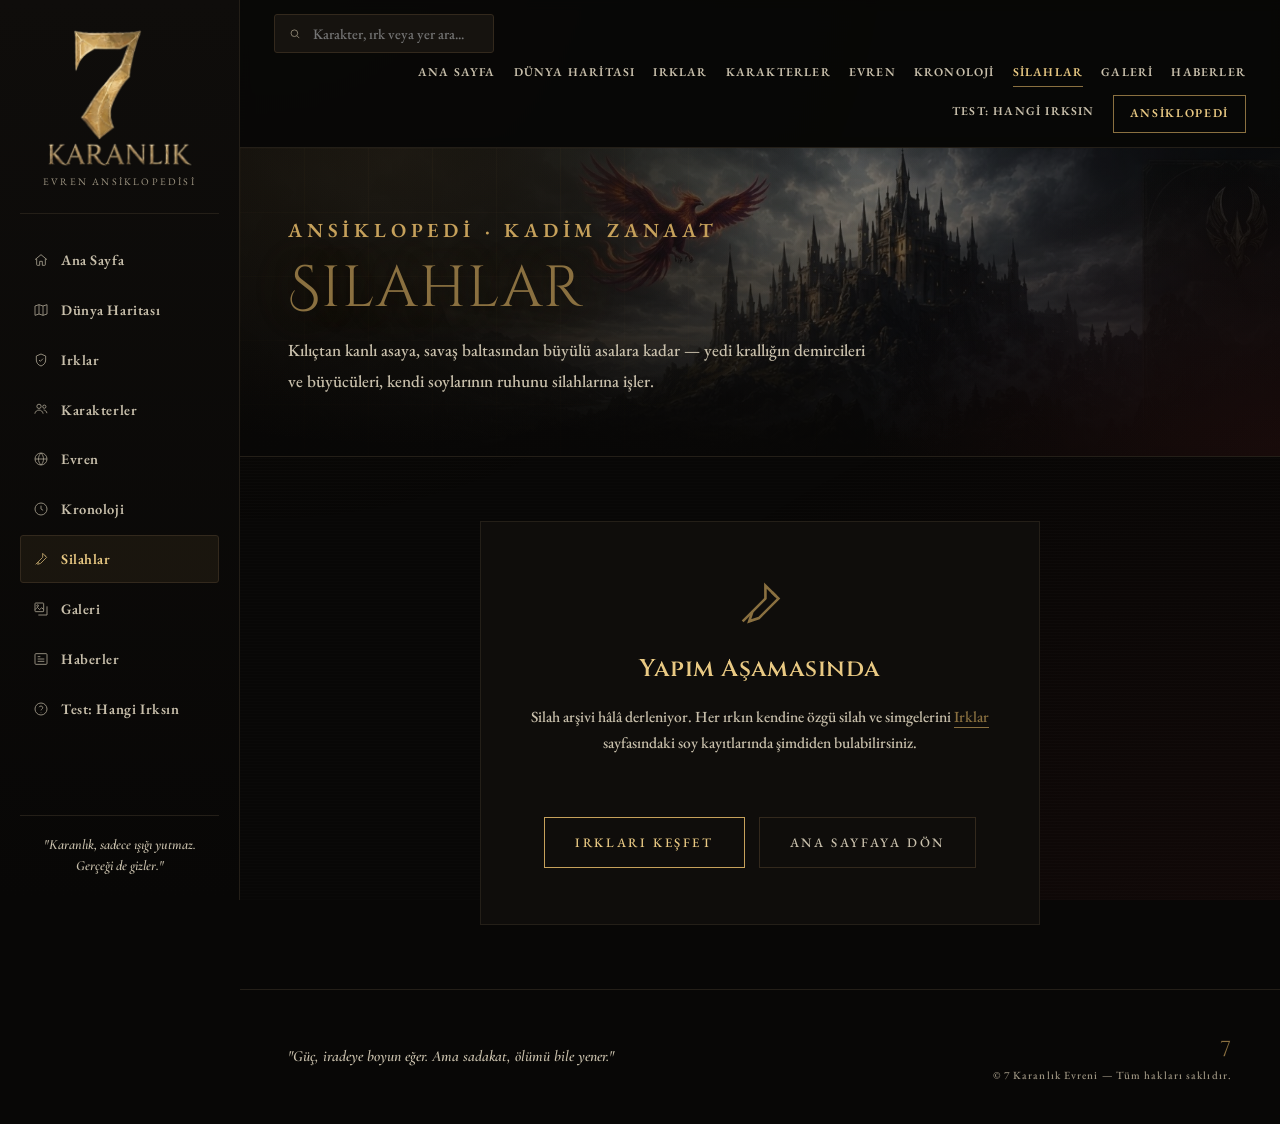
<file: silahlar.html>
<!DOCTYPE html>
<html lang="tr">
<head>
<meta charset="UTF-8">
<meta name="viewport" content="width=device-width, initial-scale=1.0">
<title>Silahlar · 7 Karanlık Evren Ansiklopedisi</title>
<meta name="description" content="7 Karanlık evreninin ırklarına ait silahlar ve kadim zanaat kayıtları.">
<link rel="preconnect" href="https://fonts.googleapis.com">
<link rel="stylesheet" href="assets/style.css">
<script src="data/data.js"></script>
<script src="assets/common.js"></script>

</head>
<body>
<div class="scrim"></div>
<div class="app">
  <aside class="sidebar">
    <div class="brand">
      <a href="index.html">
        <img src="assets/img/logo.png" alt="7 Karanlık Logosu">
        <span class="tagline">Evren Ansiklopedisi</span>
      </a>
    </div>
    <nav class="nav-main">
<a href="index.html"><svg viewBox="0 0 24 24" fill="none" stroke="currentColor" stroke-width="1.4"><path d="M3 11.5 12 4l9 7.5"/><path d="M5.5 10v9a1 1 0 0 0 1 1H10v-6h4v6h3.5a1 1 0 0 0 1-1v-9"/></svg><span>Ana Sayfa</span></a>
<a href="harita.html"><svg viewBox="0 0 24 24" fill="none" stroke="currentColor" stroke-width="1.4"><path d="M9 4 3 6v14l6-2 6 2 6-2V4l-6 2-6-2z"/><path d="M9 4v14M15 6v14"/></svg><span>Dünya Haritası</span></a>
<a href="irklar.html"><svg viewBox="0 0 24 24" fill="none" stroke="currentColor" stroke-width="1.4"><path d="M12 3l7 3v6c0 4.5-3 7.7-7 9-4-1.3-7-4.5-7-9V6l7-3z"/><path d="M9 12l2 2 4-4"/></svg><span>Irklar</span></a>
<a href="karakterler.html"><svg viewBox="0 0 24 24" fill="none" stroke="currentColor" stroke-width="1.4"><circle cx="9" cy="8" r="3.2"/><path d="M2.8 19c.6-3.4 3.2-5.4 6.2-5.4s5.6 2 6.2 5.4"/><circle cx="17" cy="8.5" r="2.4"/><path d="M16 13.4c2.4.2 4.4 2 4.9 4.9"/></svg><span>Karakterler</span></a>
<a href="evren.html"><svg viewBox="0 0 24 24" fill="none" stroke="currentColor" stroke-width="1.4"><circle cx="12" cy="12" r="9"/><path d="M3 12h18M12 3c2.5 2.6 3.8 5.7 3.8 9s-1.3 6.4-3.8 9c-2.5-2.6-3.8-5.7-3.8-9S9.5 5.6 12 3z"/></svg><span>Evren</span></a>
<a href="kronoloji.html"><svg viewBox="0 0 24 24" fill="none" stroke="currentColor" stroke-width="1.4"><circle cx="12" cy="12" r="9"/><path d="M12 7v5l3.2 2"/></svg><span>Kronoloji</span></a>
<a href="silahlar.html" class="active"><svg viewBox="0 0 24 24" fill="none" stroke="currentColor" stroke-width="1.4"><path d="M14.5 3.5 20.5 9.5 11.5 18.5 7 20l1.5-4.5 6-6z"/><path d="M17.5 6.5l2 2"/><path d="M4 20l4.5-4.5"/></svg><span>Silahlar</span></a>
<a href="galeri.html"><svg viewBox="0 0 24 24" fill="none" stroke="currentColor" stroke-width="1.4"><rect x="3" y="3" width="13" height="13" rx="1"/><circle cx="7" cy="7" r="1.3"/><path d="M3 13l3.5-3.5L10 13l3-3 3 3"/><path d="M8 21h13V8"/></svg><span>Galeri</span></a>
<a href="haberler.html"><svg viewBox="0 0 24 24" fill="none" stroke="currentColor" stroke-width="1.4"><rect x="3" y="4" width="18" height="16" rx="1.4"/><path d="M7 8.5h4M7 12h10M7 15.5h10"/></svg><span>Haberler</span></a>
<a href="test-irk.html"><svg viewBox="0 0 24 24" fill="none" stroke="currentColor" stroke-width="1.4"><circle cx="12" cy="12" r="9"/><path d="M9.2 9.3a2.8 2.8 0 0 1 5.4.9c0 1.9-2.6 2.1-2.6 3.8"/><circle cx="12" cy="17" r=".6" fill="currentColor" stroke="none"/></svg><span>Test: Hangi Irksın</span></a>
    </nav>
    <div class="sidebar-foot">
      "Karanlık, sadece ışığı yutmaz.<br>Gerçeği de gizler."
    </div>
  </aside>
  <div class="content">
    <header class="topbar">
      <button class="menu-toggle" aria-label="Menü"><svg viewBox="0 0 24 24" fill="none" stroke="currentColor" stroke-width="1.6"><path d="M4 7h16M4 12h16M4 17h16"/></svg></button>
      <div class="search-box">
        <svg viewBox="0 0 24 24" fill="none" stroke="currentColor" stroke-width="1.6"><circle cx="10.5" cy="10.5" r="6.5"/><path d="M20 20l-4.6-4.6"/></svg>
        <input type="text" placeholder="Karakter, ırk veya yer ara..." data-global-search>
      </div>
      <nav class="topnav">
<a href="index.html">Ana Sayfa</a>
<a href="harita.html">Dünya Haritası</a>
<a href="irklar.html">Irklar</a>
<a href="karakterler.html">Karakterler</a>
<a href="evren.html">Evren</a>
<a href="kronoloji.html">Kronoloji</a>
<a href="silahlar.html" class="active">Silahlar</a>
<a href="galeri.html">Galeri</a>
<a href="haberler.html">Haberler</a>
<a href="test-irk.html">Test: Hangi Irksın</a>
        <a href="irklar.html" class="cta">Ansiklopedi</a>
      </nav>
    </header>

    <section class="hero" style="padding:60px 48px;">
      <div class="hero-inner" style="max-width:760px;">
        <span class="eyebrow">Ansiklopedi · Kadim Zanaat</span>
        <h1 style="font-size:clamp(38px,5vw,58px);">Silahlar</h1>
        <p class="hero-lore">Kılıçtan kanlı asaya, savaş baltasından büyülü asalara kadar — yedi krallığın demircileri ve büyücüleri, kendi soylarının ruhunu silahlarına işler.</p>
      </div>
    </section>
    <section class="section">
      <div class="soon-card">
        <div class="soon-icon"><svg viewBox="0 0 24 24" fill="none" stroke="currentColor" stroke-width="1.2"><path d="M14.5 3.5 20.5 9.5 11.5 18.5 7 20l1.5-4.5 6-6z"/><path d="M17.5 6.5l2 2"/><path d="M4 20l4.5-4.5"/></svg></div>
        <h2>Yapım Aşamasında</h2>
        <p>Silah arşivi hâlâ derleniyor. Her ırkın kendine özgü silah ve simgelerini <a href="irklar.html">Irklar</a> sayfasındaki soy kayıtlarında şimdiden bulabilirsiniz.</p>
        <div class="soon-actions">
          <a class="btn" href="irklar.html">Irkları Keşfet</a>
          <a class="btn ghost" href="index.html">Ana Sayfaya Dön</a>
        </div>
      </div>
    </section>

    <footer class="site-footer">
      <div class="quote">"Güç, iradeye boyun eğer. Ama sadakat, ölümü bile yener."</div>
      <div class="rights"><span class="big">7</span>© 7 Karanlık Evreni — Tüm hakları saklıdır.</div>
    </footer>
  </div>
</div>
</body>
</html>
</file>
<file: assets/style.css>
/* =========================================================
   7 KARANLIK — Evren Ansiklopedisi
   Ortak stil dosyası
   ========================================================= */

@import url('https://fonts.googleapis.com/css2?family=Cinzel:wght@400;500;600;700;900&family=Cinzel+Decorative:wght@700;900&family=Cormorant+Garamond:ital,wght@0,400;0,500;0,600;0,700;1,400&family=EB+Garamond:ital,wght@0,400;0,500;0,600;1,400&display=swap');

:root{
  --bg-0: #080706;
  --bg-1: #0f0d0b;
  --bg-2: #16130f;
  --bg-3: #1e1a15;
  --line: #33291d;
  --line-soft: #241f18;
  --gold: #c6a15b;
  --gold-bright: #e9c983;
  --gold-dim: #8a7040;
  --text: #f2ede0;
  --text-dim: #c9c0ac;
  --text-faint: #9d9481;
  --blood: #6e1f1f;
  --blood-bright: #9c2d2d;

  --font-display: 'Cinzel', serif;
  --font-deco: 'Cinzel Decorative', serif;
  --font-body: 'EB Garamond', serif;
  --font-quote: 'Cormorant Garamond', serif;
  --font-ui: 'EB Garamond', serif;

  --sidebar-w: 240px;
  --topbar-h: 72px;
}


/* =============== MODERN SCROLLBAR =============== */
html{
  scrollbar-width: thin;
  scrollbar-color: var(--gold-dim) var(--bg-1);
}
.sidebar{
  scrollbar-width: thin;
  scrollbar-color: var(--gold-dim) transparent;
}

/* Webkit (Chrome, Edge, Safari) */
::-webkit-scrollbar{
  width: 8px;
  height: 8px;
}
::-webkit-scrollbar-track{
  background: var(--bg-1);
}
::-webkit-scrollbar-thumb{
  background: var(--gold-dim);
  border-radius: 8px;
  border: 2px solid var(--bg-1);
}
::-webkit-scrollbar-thumb:hover{
  background: var(--gold);
}

.sidebar::-webkit-scrollbar-track{
  background: transparent;
}
.sidebar::-webkit-scrollbar-thumb{
  border: 2px solid transparent;
  background-clip: padding-box;
}

*,*::before,*::after{ box-sizing: border-box; }
html{ scroll-behavior: smooth; }

body{
  margin: 0;
  background: var(--bg-0);
  color: var(--text);
  font-family: var(--font-body);
  font-size: 25px;
  font-weight: 500;
  line-height: 1.65;
  -webkit-font-smoothing: antialiased;
  text-rendering: optimizeLegibility;
}

/* subtle vignette texture on body */
body::before{
  content:"";
  position: fixed; inset:0;
  pointer-events:none;
  z-index: 0;
  background:
    radial-gradient(ellipse at 20% -10%, rgba(198,161,91,0.06), transparent 45%),
    radial-gradient(ellipse at 100% 110%, rgba(110,31,31,0.10), transparent 45%),
    repeating-linear-gradient(0deg, rgba(255,255,255,0.012) 0px, rgba(255,255,255,0.012) 1px, transparent 1px, transparent 3px);
}

a{ color: inherit; text-decoration: none; }
img{ max-width: 100%; display:block; }
ul{ margin:0; padding:0; list-style:none; }
h1,h2,h3,h4{ font-family: var(--font-display); font-weight: 600; letter-spacing: .02em; margin: 0; color: var(--gold-bright); }
p{ margin: 0; }

.eyebrow{
  font-family: var(--font-ui);
  font-weight: 600;
  text-transform: uppercase;
  letter-spacing: .24em;
  font-size: 20px;
  color: var(--gold);
}

.divider{
  width: 46px; height: 2px;
  background: linear-gradient(90deg, var(--gold), transparent);
  margin: 10px 0 0;
}
.divider.center{ margin-left:auto; margin-right:auto; background: linear-gradient(90deg, transparent, var(--gold), transparent); }

/* =============== LAYOUT SHELL =============== */
.app{
  display: grid;
  grid-template-columns: var(--sidebar-w) 1fr;
  min-height: 100vh;
  position: relative;
  z-index: 1;
}

/* ---------- SIDEBAR ---------- */
.sidebar{
  background: linear-gradient(180deg, var(--bg-1), var(--bg-0));
  border-right: 1px solid var(--line-soft);
  padding: 28px 20px 24px;
  position: sticky;
  top: 0;
  height: 100vh;
  overflow-y: auto;
  display:flex;
  flex-direction: column;
}
.brand{
  display:flex;
  flex-direction: column;
  align-items: center;
  justify-content: center;
  text-align: center;
  gap: 6px;
  padding-bottom: 22px;
  border-bottom: 1px solid var(--line-soft);
  margin-bottom: 22px;
}
.brand a{
  display:flex;
  flex-direction: column;
  align-items: center;
  gap: 6px;
}
.brand img{
  display:block;
  width: 100%;
  max-width: 148px;
  height: auto;
  margin: 0 auto;
}
.brand .tagline{
  display:block;
  font-family: var(--font-ui);
  font-size: 10px;
  letter-spacing: .22em;
  color: var(--text-faint);
  font-weight: 400;
  text-transform: uppercase;
}
.brand .glyph{
  font-family: var(--font-deco);
  font-size: 30px;
  color: var(--gold-bright);
  line-height: 1;
}
.brand .word{
  font-family: var(--font-display);
  font-size: 15px;
  letter-spacing: .18em;
  color: var(--text);
  font-weight: 700;
}
.brand .word small{
  display:block;
  font-family: var(--font-ui);
  font-size: 10px;
  letter-spacing: .22em;
  color: var(--text-faint);
  font-weight: 400;
  margin-top: 2px;
}

.nav-main{ display:flex; flex-direction:column; gap: 2px; flex: 1; }
.nav-main a{
  display:flex;
  align-items:center;
  gap: 12px;
  padding: 11px 12px;
  border-radius: 3px;
  font-family: var(--font-ui);
  font-weight: 600;
  font-size: 14.5px;
  letter-spacing: .04em;
  color: var(--text-dim);
  border: 1px solid transparent;
  transition: all .15s ease;
}
.nav-main a svg{ width:16px; height:16px; flex:none; opacity:.75; }
.nav-main a:hover{ color: var(--gold-bright); background: rgba(198,161,91,0.05); }
.nav-main a.active{
  color: var(--gold-bright);
  background: rgba(198,161,91,0.08);
  border-color: var(--line);
}

.sidebar-foot{
  padding-top: 18px;
  margin-top: 18px;
  border-top: 1px solid var(--line-soft);
  font-family: var(--font-quote);
  font-style: italic;
  font-weight: 600;
  font-size: 14px;
  line-height: 1.5;
  color: var(--text-dim);
  text-align:center;
}

/* ---------- TOPBAR ---------- */
.content{ min-width: 0; }
.topbar{
  min-height: var(--topbar-h);
  display:flex; align-items:center; justify-content: space-between;
  flex-wrap: wrap;
  gap: 10px 24px;
  padding: 14px 34px;
  border-bottom: 1px solid var(--line-soft);
  position: sticky; top:0; z-index: 40;
  background: rgba(8,7,6,0.86);
  backdrop-filter: blur(6px);
}
.search-box{
  display:flex; align-items:center; gap:10px;
  background: var(--bg-2);
  border: 1px solid var(--line);
  padding: 8px 14px;
  border-radius: 3px;
  width: 220px;
}
.search-box input{
  background:none; border:none; outline:none;
  color: var(--text); font-family: var(--font-ui); font-weight:500; font-size:14.5px; width:100%;
}
.search-box svg{ width:14px; height:14px; color: var(--text-faint); }

.topnav{ display:flex; align-items:center; flex-wrap: wrap; gap: 8px 18px; justify-content: flex-end; }
.topnav a{
  font-family: var(--font-ui);
  font-weight: 600;
  font-size: 12px;
  letter-spacing: .1em;
  text-transform: uppercase;
  color: var(--text-dim);
  padding-bottom: 3px;
  border-bottom: 1px solid transparent;
  white-space: nowrap;
}
.topnav a:hover, .topnav a.active{ color: var(--gold-bright); border-color: var(--gold-dim); }
.topnav .cta{
  border: 1px solid var(--gold-dim);
  padding: 8px 16px;
  color: var(--gold-bright);
  letter-spacing: .14em;
}
.topnav .cta:hover{ background: rgba(198,161,91,0.08); }

.menu-toggle{ display:none; background:none; border:1px solid var(--line); color:var(--gold-bright); width:38px; height:38px; align-items:center; justify-content:center; border-radius:3px; }

/* =============== HERO =============== */
.hero{
  position: relative;
  padding: 90px 48px 70px;
  border-bottom: 1px solid var(--line-soft);
  overflow: hidden;
  background:
    radial-gradient(ellipse 900px 500px at 15% 0%, rgba(198,161,91,0.10), transparent 60%),
    radial-gradient(ellipse 700px 500px at 100% 100%, rgba(110,31,31,0.16), transparent 60%),
    linear-gradient(90deg, rgba(8,7,6,0.94) 0%, rgba(8,7,6,0.80) 32%, rgba(8,7,6,0.40) 60%, rgba(8,7,6,0.72) 100%),
    linear-gradient(0deg, var(--bg-0) 0%, rgba(8,7,6,0.35) 40%, rgba(8,7,6,0.15) 100%),
    url('img/hero-banner.jpg');
  background-size: auto, auto, auto, auto, cover;
  background-position: center, center, center, center, center 62%;
  background-repeat: no-repeat;
}
.hero::after{
  content:"";
  position:absolute; inset:0;
  background-image:
    linear-gradient(rgba(198,161,91,0.035) 1px, transparent 1px),
    linear-gradient(90deg, rgba(198,161,91,0.035) 1px, transparent 1px);
  background-size: 64px 64px;
  mask-image: radial-gradient(ellipse 900px 500px at 20% 10%, black, transparent 75%);
  pointer-events:none;
}
.hero-inner{ position:relative; max-width: 760px; }
.hero h1{
  font-family: 'Metamorphous', var(--font-deco);
  font-weight: 400;
  line-height: .9;
  margin-top: 14px;
  color: var(--gold-dim);
  text-shadow: 0 0 50px rgba(198,161,91,0.28), 0 2px 18px rgba(0,0,0,.6);
  display: flex;
  align-items: baseline;
  gap: 16px;
}
.hero h1 .num{
  font-size: clamp(92px, 13vw, 160px);
  color: var(--gold-bright);
}
.hero h1 em{ font-style: normal; font-size: clamp(46px, 6.4vw, 80px); color: var(--gold); letter-spacing: .04em; }.hero-sub{
  font-family: var(--font-quote);
  font-weight: 600;
  font-size: 23px;
  color: var(--text);
  margin-top: 22px;
  max-width: 620px;
  font-style: italic;
}
.hero-lore{
  margin-top: 20px;
  font-family: var(--font-ui);
  font-size: 17px;
  font-weight: 500;
  color: var(--text-dim);
  max-width: 580px;
  line-height: 1.8;
}
.btn{
  display:inline-flex; align-items:center; gap:10px;
  margin-top: 34px;
  padding: 14px 30px;
  border: 1px solid var(--gold);
  color: var(--gold-bright);
  font-family: var(--font-ui);
  font-size: 13px;
  letter-spacing: .2em;
  text-transform: uppercase;
  position: relative;
  transition: all .2s ease;
}
.btn:hover{ background: var(--gold); color: var(--bg-0); }
.btn.ghost{ border-color: var(--line); color: var(--text-dim); }
.btn.ghost:hover{ border-color: var(--gold); color: var(--gold-bright); background:none; }

.quote-card{
  position: absolute;
  top: 60px; right: 48px;
  width: 260px;
  border: 1px solid var(--line);
  background: rgba(20,17,13,0.75);
  padding: 26px 22px;
  font-family: var(--font-quote);
  font-weight: 600;
  font-style: italic;
  color: var(--text);
  font-size: 17px;
  line-height: 1.65;
}
.quote-card .mark{ font-family: var(--font-deco); font-size: 30px; color: var(--gold-dim); line-height:.6; display:block; margin-bottom: 8px;}

@media (max-width: 1180px){ .quote-card{ display:none; } }

/* =============== SECTIONS =============== */
.section{ padding: 64px 48px; border-bottom: 1px solid var(--line-soft); }
.section.tight{ padding-top: 44px; padding-bottom: 44px; }
.section-head{ display:flex; align-items:flex-end; justify-content:space-between; gap: 20px; margin-bottom: 34px; flex-wrap: wrap; }
.section-head h2{ font-size: 30px; margin-top: 8px; }
.section-head .desc{ font-family: var(--font-ui); font-weight: 500; color: var(--text-dim); font-size: 15.5px; max-width: 420px; line-height: 1.6; }
.section-link{ font-family: var(--font-ui); font-size: 12.5px; letter-spacing: .14em; text-transform: uppercase; color: var(--gold-dim); border-bottom: 1px solid var(--gold-dim); padding-bottom: 2px; white-space:nowrap; }
.section-link:hover{ color: var(--gold-bright); border-color: var(--gold-bright); }

/* home grid of feature cards */
.card-grid{ display:grid; grid-template-columns: repeat(3, 1fr); gap: 22px; }
.feature-card{
  background: var(--bg-1);
  border: 1px solid var(--line-soft);
  padding: 26px 24px 24px;
  transition: border-color .2s ease, transform .2s ease;
}
.feature-card:hover{ border-color: var(--gold-dim); transform: translateY(-2px); }
.feature-card h3{ font-size: 19px; margin-top:10px; }
.feature-card p{ font-family: var(--font-ui); font-weight: 500; color: var(--text-dim); font-size: 15px; margin-top: 8px; line-height: 1.7; }
.feature-card .go{ display:inline-block; margin-top:16px; font-family: var(--font-ui); font-size: 11.5px; letter-spacing: .16em; text-transform: uppercase; color: var(--gold-dim); }
.feature-card:hover .go{ color: var(--gold-bright); }
.feature-icon{ width: 30px; height:30px; color: var(--gold); opacity: .85; }

@media(max-width: 980px){ .card-grid{ grid-template-columns: repeat(2,1fr); } }
@media(max-width: 640px){ .card-grid{ grid-template-columns: 1fr; } }

/* =============== RACE GRID (Irklar) =============== */
.race-grid{ display:grid; grid-template-columns: repeat(auto-fill, minmax(210px,1fr)); gap: 20px; }
.race-card{
  position: relative;
  border: 1px solid var(--line-soft);
  background: var(--bg-1);
  overflow:hidden;
  cursor:pointer;
  transition: border-color .2s ease, transform .2s ease;
}
.race-card:hover{ border-color: var(--gold-dim); transform: translateY(-3px); }
.race-card .thumb-wrap{ aspect-ratio: 3/4; overflow:hidden; background:#000; }
.race-card img{ width:100%; height:100%; object-fit: cover; object-position: top center; filter: saturate(.9) brightness(.92); transition: transform .4s ease, filter .3s ease; }
.race-card:hover img{ transform: scale(1.06); filter: saturate(1) brightness(1); }
.race-card .info{ padding: 14px 16px 16px; border-top: 1px solid var(--line-soft); }
.race-card .info .name{ font-family: var(--font-display); font-size: 17px; letter-spacing: .06em; color: var(--text); }
.race-card:hover .info .name{ color: var(--gold-bright); }
.race-card .info .sub{ font-family: var(--font-ui); font-weight: 500; font-size: 12px; letter-spacing: .08em; color: var(--text-dim); margin-top: 4px; text-transform: uppercase; }
.race-card .swatch{ position:absolute; top:12px; right:12px; display:flex; gap:4px; }
.race-card .swatch span{ width:10px; height:10px; border:1px solid rgba(0,0,0,.4); }

/* =============== RACE DETAIL =============== */
.race-detail{ padding: 70px 48px; border-bottom: 1px solid var(--line-soft); scroll-margin-top: 90px; }
.race-detail:nth-child(even){ background: var(--bg-1); }
.race-detail-inner{ display:grid; grid-template-columns: 380px 1fr; gap: 54px; align-items: start; }
.race-portrait{ border: 1px solid var(--line); position: relative; }
.race-portrait img{ width:100%; }
.race-portrait .tag{ position:absolute; bottom:0; left:0; right:0; background: linear-gradient(0deg, rgba(0,0,0,.85), transparent); padding: 30px 18px 14px; font-family: var(--font-display); font-size: 26px; letter-spacing: .1em; color: var(--gold-bright); }

.race-meta{ display:flex; gap: 22px; margin: 24px 0 8px; flex-wrap: wrap; }
.meta-pill{ border: 1px solid var(--line); padding: 8px 14px; font-family: var(--font-ui); font-weight: 500; font-size: 13.5px; letter-spacing:.03em; color: var(--text-dim); display:flex; align-items:center; gap:8px; }
.meta-pill b{ color: var(--gold-bright); font-weight:600; }
.meta-pill .dot{ width:9px; height:9px; border-radius:50%; border: 1px solid rgba(0,0,0,.3); }

.race-text h3{ font-size: 15px; letter-spacing: .16em; text-transform: uppercase; color: var(--gold-dim); margin-top: 30px; margin-bottom: 14px; font-family: var(--font-ui); font-weight: 600; }
.race-text h3:first-child{ margin-top:0; }

.race-lore{ font-family: var(--font-body); font-weight:500; font-size:22px; line-height:1.75; color: var(--text-dim); margin: 18px 0 6px; max-width: 62ch; }
.race-lore p{ margin: 0 0 14px; }
.race-lore p:last-child{ margin-bottom: 0; }
.race-lore b{ color: var(--gold-bright); font-weight:600; }
.char-list{ display:grid; grid-template-columns: repeat(auto-fill, minmax(230px,1fr)); gap: 12px; }
.char-chip{ border:1px solid var(--line-soft); padding: 12px 14px; background: var(--bg-2); }
.char-chip .n{ font-family: var(--font-display); font-size: 15px; color: var(--text); }
.char-chip .t{ font-family: var(--font-ui); font-size: 11.5px; color: var(--gold-dim); margin-top: 3px; letter-spacing:.04em; }
.char-chip .g{ font-family: var(--font-body); font-weight: 500; font-size: 14.5px; color: var(--text-dim); margin-top: 6px; line-height:1.55; }
.no-chars{ font-family: var(--font-quote); font-size: 16px; color: var(--text-dim); font-style: italic; }

.banner-strip{ display:flex; gap: 16px; margin-top: 14px; flex-wrap: wrap; }
.banner-strip .b{ width: 74px; }
.banner-strip .b .sw{ height: 90px; border: 1px solid var(--line); }
.banner-strip .b .lbl{ text-align:center; font-family: var(--font-ui); font-weight:500; font-size: 11px; color: var(--text-dim); margin-top:6px; letter-spacing:.04em; }

/* =============== TABLE / LIST (Karakterler) =============== */
.toolbar{ display:flex; gap: 14px; flex-wrap: wrap; align-items:center; margin-bottom: 30px; }
.toolbar select, .toolbar input{
  background: var(--bg-2); border:1px solid var(--line); color: var(--text);
  font-family: var(--font-ui); font-weight:500; font-size: 15px; padding: 11px 14px; outline:none; min-width: 200px;
}
.count-badge{ font-family: var(--font-ui); font-weight:500; font-size: 13.5px; letter-spacing:.06em; color: var(--text-dim); margin-left:auto; }

.char-grid{ display:grid; grid-template-columns: repeat(auto-fill, minmax(270px,1fr)); gap: 16px; }
.char-card{ border:1px solid var(--line-soft); background: var(--bg-1); padding: 18px 20px; transition: border-color .2s; }
.char-card:hover{ border-color: var(--gold-dim); }
.char-card .row1{ display:flex; justify-content:space-between; align-items:baseline; gap:10px; }
.char-card .name{ font-family: var(--font-display); font-size: 18px; color: var(--text); }
.char-card .race-tag{ font-family: var(--font-ui); font-size: 10.5px; letter-spacing:.1em; text-transform:uppercase; color: var(--gold-dim); border:1px solid var(--line); padding: 3px 8px; white-space:nowrap; }
.char-card .title{ font-family: var(--font-quote); font-weight:600; font-style: italic; color: var(--text); font-size: 16px; margin-top: 8px; }
.char-card .role{ font-family: var(--font-body); font-weight:500; color: var(--text-dim); font-size: 15.5px; margin-top: 8px; line-height:1.55; }

/* =============== TABS (Evren) =============== */
.tabs{ display:flex; gap: 6px; flex-wrap:wrap; margin-bottom: 36px; border-bottom: 1px solid var(--line-soft); padding-bottom: 0; }
.tab-btn{
  font-family: var(--font-ui); font-weight:600; font-size: 13px; letter-spacing:.1em; text-transform:uppercase;
  color: var(--text-dim); padding: 12px 18px; border: 1px solid transparent; border-bottom:none;
  background:none; cursor:pointer; position:relative; top:1px;
}
.tab-btn:hover{ color: var(--gold-bright); }
.tab-btn.active{ color: var(--gold-bright); border-color: var(--line-soft); border-bottom: 1px solid var(--bg-0); background: var(--bg-1); }
.tab-panel{ display:none; }
.tab-panel.active{ display:block; animation: fadein .25s ease; }
@keyframes fadein{ from{opacity:0; transform: translateY(4px);} to{opacity:1; transform:none;} }

.data-grid{ display:grid; grid-template-columns: repeat(auto-fill, minmax(250px,1fr)); gap: 14px; }
.data-item{ border:1px solid var(--line-soft); background: var(--bg-1); padding: 16px 18px; }
.data-item .n{ font-family: var(--font-display); font-size: 16px; color: var(--gold-bright); }
.data-item .d{ font-family: var(--font-body); font-weight:500; font-size: 15.5px; color: var(--text-dim); margin-top: 6px; line-height:1.55; }
.data-item .tag{ display:inline-block; margin-top:8px; font-family: var(--font-ui); font-weight:600; font-size:11.5px; letter-spacing:.06em; text-transform:uppercase; color: var(--text-dim); border:1px solid var(--line); padding:3px 9px; }

/* =============== TIMELINE (Kronoloji) =============== */
.timeline{ position:relative; max-width: 760px; margin: 0 auto; padding-left: 46px; }
.timeline::before{ content:""; position:absolute; left: 13px; top:6px; bottom:6px; width:1px; background: linear-gradient(180deg, var(--gold-dim), var(--line-soft)); }
.tl-item{ position:relative; padding-bottom: 46px; }
.tl-item:last-child{ padding-bottom:0; }
.tl-item::before{
  content: attr(data-n);
  position:absolute; left: -46px; top:0;
  width: 28px; height:28px; border-radius:50%;
  border: 1px solid var(--gold-dim); background: var(--bg-0);
  display:flex; align-items:center; justify-content:center;
  font-family: var(--font-display); font-size:12px; color: var(--gold-bright);
}
.tl-item .card{ border:1px solid var(--line-soft); background: var(--bg-1); padding: 22px 26px; }
.tl-item h3{ font-size: 20px; letter-spacing:.04em; }
.tl-item .eyebrow{ margin-bottom:6px; display:block; }

/* =============== HARİTA (zoom/pan görüntüleyici) =============== */
.map-viewer{
  position: relative;
  width: 100%;
  aspect-ratio: 3 / 2;
  overflow: hidden;
  border: 1px solid var(--line-soft);
  background: #0a0806;
  margin-bottom: 18px;
  cursor: grab;
  touch-action: none;
  user-select: none;
}
.map-viewer.dragging{ cursor: grabbing; }
.map-canvas{
  position: absolute;
  top: 0; left: 0;
  width: 100%; height: 100%;
  transform-origin: 0 0;
  will-change: transform;
}
.map-canvas img{
  position: absolute; inset: 0;
  width: 100%; height: 100%;
  object-fit: cover;
  pointer-events: none;
  -webkit-user-drag: none;
}
.map-pin{
  position: absolute;
  display: block;
  transform: translate(-50%, -100%);
  text-decoration: none;
  z-index: 2;
  line-height: 0;
}
.map-pin .pin-dot{
  display: block;
  width: 13px; height: 13px;
  border-radius: 50% 50% 50% 0;
  background: var(--gold-bright);
  border: 1.5px solid #100d09;
  transform: rotate(-45deg);
  box-shadow: 0 1px 4px rgba(0,0,0,.6);
  transition: background .15s ease, transform .15s ease;
}
.map-pin.muted .pin-dot{ background: var(--text-faint); }
.map-pin:hover .pin-dot, .map-pin:focus-visible .pin-dot{ background:#fff; transform: rotate(-45deg) scale(1.15); }
.map-pin .pin-label{
  position: absolute;
  bottom: 100%;
  left: 50%;
  transform: translateX(-50%) translateY(-4px);
  font-family: var(--font-ui);
  font-weight: 700;
  font-size: 11.5px;
  letter-spacing: .04em;
  color: #fff;
  background: rgba(10,8,6,.82);
  border: 1px solid rgba(198,161,91,0.35);
  padding: 3px 8px;
  border-radius: 2px;
  white-space: nowrap;
  opacity: 0;
  transition: opacity .15s ease, transform .15s ease;
  pointer-events: none;
}
.map-pin:hover .pin-label, .map-pin:focus-visible .pin-label{ opacity: 1; transform: translateX(-50%) translateY(-8px); }
.map-controls{
  position: absolute;
  right: 14px; bottom: 14px;
  display: flex;
  flex-direction: column;
  gap: 6px;
  z-index: 5;
}
.map-controls button{
  width: 36px; height: 36px;
  background: rgba(10,8,6,.85);
  border: 1px solid var(--line);
  color: var(--gold-bright);
  font-size: 18px;
  font-family: var(--font-ui);
  line-height: 1;
  cursor: pointer;
  border-radius: 3px;
  backdrop-filter: blur(4px);
}
.map-controls button:hover{ border-color: var(--gold-dim); background: rgba(20,16,12,.92); }
.map-hint{
  position: absolute;
  left: 14px; bottom: 14px;
  font-family: var(--font-ui);
  font-size: 11px;
  letter-spacing: .04em;
  color: rgba(255,255,255,.7);
  background: rgba(10,8,6,.6);
  padding: 5px 10px;
  border-radius: 3px;
  pointer-events: none;
  z-index: 4;
}
@media(max-width: 640px){ .map-hint{ display:none; } }

.map-note{
  font-family: var(--font-ui);
  font-weight: 500;
  font-size: 14px;
  color: var(--text-faint);
  line-height: 1.7;
  max-width: 760px;
}
.map-note a{ color: var(--gold-dim); border-bottom: 1px solid var(--gold-dim); }
.map-note a:hover{ color: var(--gold-bright); border-color: var(--gold-bright); }

/* =============== YAPIM AŞAMASINDA =============== */
.soon-card{
  max-width: 560px;
  margin: 0 auto;
  text-align: center;
  border: 1px solid var(--line-soft);
  background: var(--bg-1);
  padding: 56px 40px;
}
.soon-icon{
  width: 52px; height:52px;
  margin: 0 auto 20px;
  color: var(--gold-dim);
}
.soon-icon svg{ width:100%; height:100%; }
.soon-card h2{ font-size: 24px; margin-bottom: 14px; }
.soon-card p{ font-family: var(--font-body); font-weight:500; color: var(--text-dim); font-size: 15.5px; line-height:1.7; }
.soon-card p a{ color: var(--gold-dim); border-bottom: 1px solid var(--gold-dim); }
.soon-card p a:hover{ color: var(--gold-bright); border-color: var(--gold-bright); }
.soon-actions{ display:flex; gap: 14px; justify-content:center; margin-top: 26px; flex-wrap: wrap; }

/* =============== TEST: HANGİ IRKSIN (QUIZ) =============== */
.quiz-wrap{ max-width: 760px; margin: 0 auto; }
.quiz-progress{ height: 3px; background: var(--line-soft); margin-bottom: 34px; }
.quiz-progress .bar{ height:100%; background: var(--gold); width:0%; transition: width .3s ease; }
.quiz-step{ border: 1px solid var(--line-soft); background: var(--bg-1); padding: 36px 34px; }
.quiz-q{ font-size: 23px; margin-top: 10px; margin-bottom: 26px; line-height:1.4; }
.quiz-opts{ display:grid; grid-template-columns: 1fr 1fr; gap: 12px; }
.quiz-opt{
  text-align:left;
  border: 1px solid var(--line);
  background: var(--bg-2);
  color: var(--text-dim);
  padding: 14px 16px;
  font-family: var(--font-body);
  font-weight: 500;
  font-size: 15px;
  line-height: 1.5;
  transition: all .15s ease;
  cursor: pointer;
}
.quiz-opt:hover{ border-color: var(--gold-dim); color: var(--text); background: rgba(198,161,91,0.06); }
.quiz-result{ border: 1px solid var(--line-soft); background: var(--bg-1); padding: 40px; }
@media(max-width: 640px){ .quiz-opts{ grid-template-columns: 1fr; } .quiz-result .race-detail-inner{ grid-template-columns: 1fr !important; } }

/* =============== FOOTER =============== */
.site-footer{ padding: 40px 48px; display:flex; justify-content:space-between; align-items:center; flex-wrap:wrap; gap:14px; }
.site-footer .quote{ font-family: var(--font-quote); font-weight: 600; font-style: italic; color: var(--text-dim); font-size: 15.5px; }
.site-footer .rights{ font-family: var(--font-ui); font-size: 11px; letter-spacing:.1em; color: var(--text-faint); text-align:right; }
.site-footer .rights .big{ font-family: var(--font-deco); font-size:22px; color: var(--gold-dim); display:block; }

/* =============== RESPONSIVE =============== */
@media (max-width: 980px){
  .app{ grid-template-columns: 1fr; }
  .sidebar{
    position: fixed; left:0; top:0; bottom:0; z-index: 100;
    width: 250px; transform: translateX(-100%);
    transition: transform .25s ease;
    box-shadow: 20px 0 40px rgba(0,0,0,.5);
  }
  .sidebar.open{ transform: translateX(0); }
  .menu-toggle{ display:flex; }
  .topnav{ display:none; }
  .search-box{ width: 160px; }
  .race-detail-inner{ grid-template-columns: 1fr; }
  .race-portrait{ max-width: 340px; }
}
@media (max-width: 640px){
  .hero{ padding: 60px 22px 44px; }
  .section{ padding: 44px 22px; }
  .topbar{ padding: 0 18px; }
  .site-footer{ padding: 30px 22px; }
}

/* scrim overlay for mobile sidebar */
.scrim{ display:none; position:fixed; inset:0; background: rgba(0,0,0,.55); z-index:90; }
.scrim.show{ display:block; }
</file>
